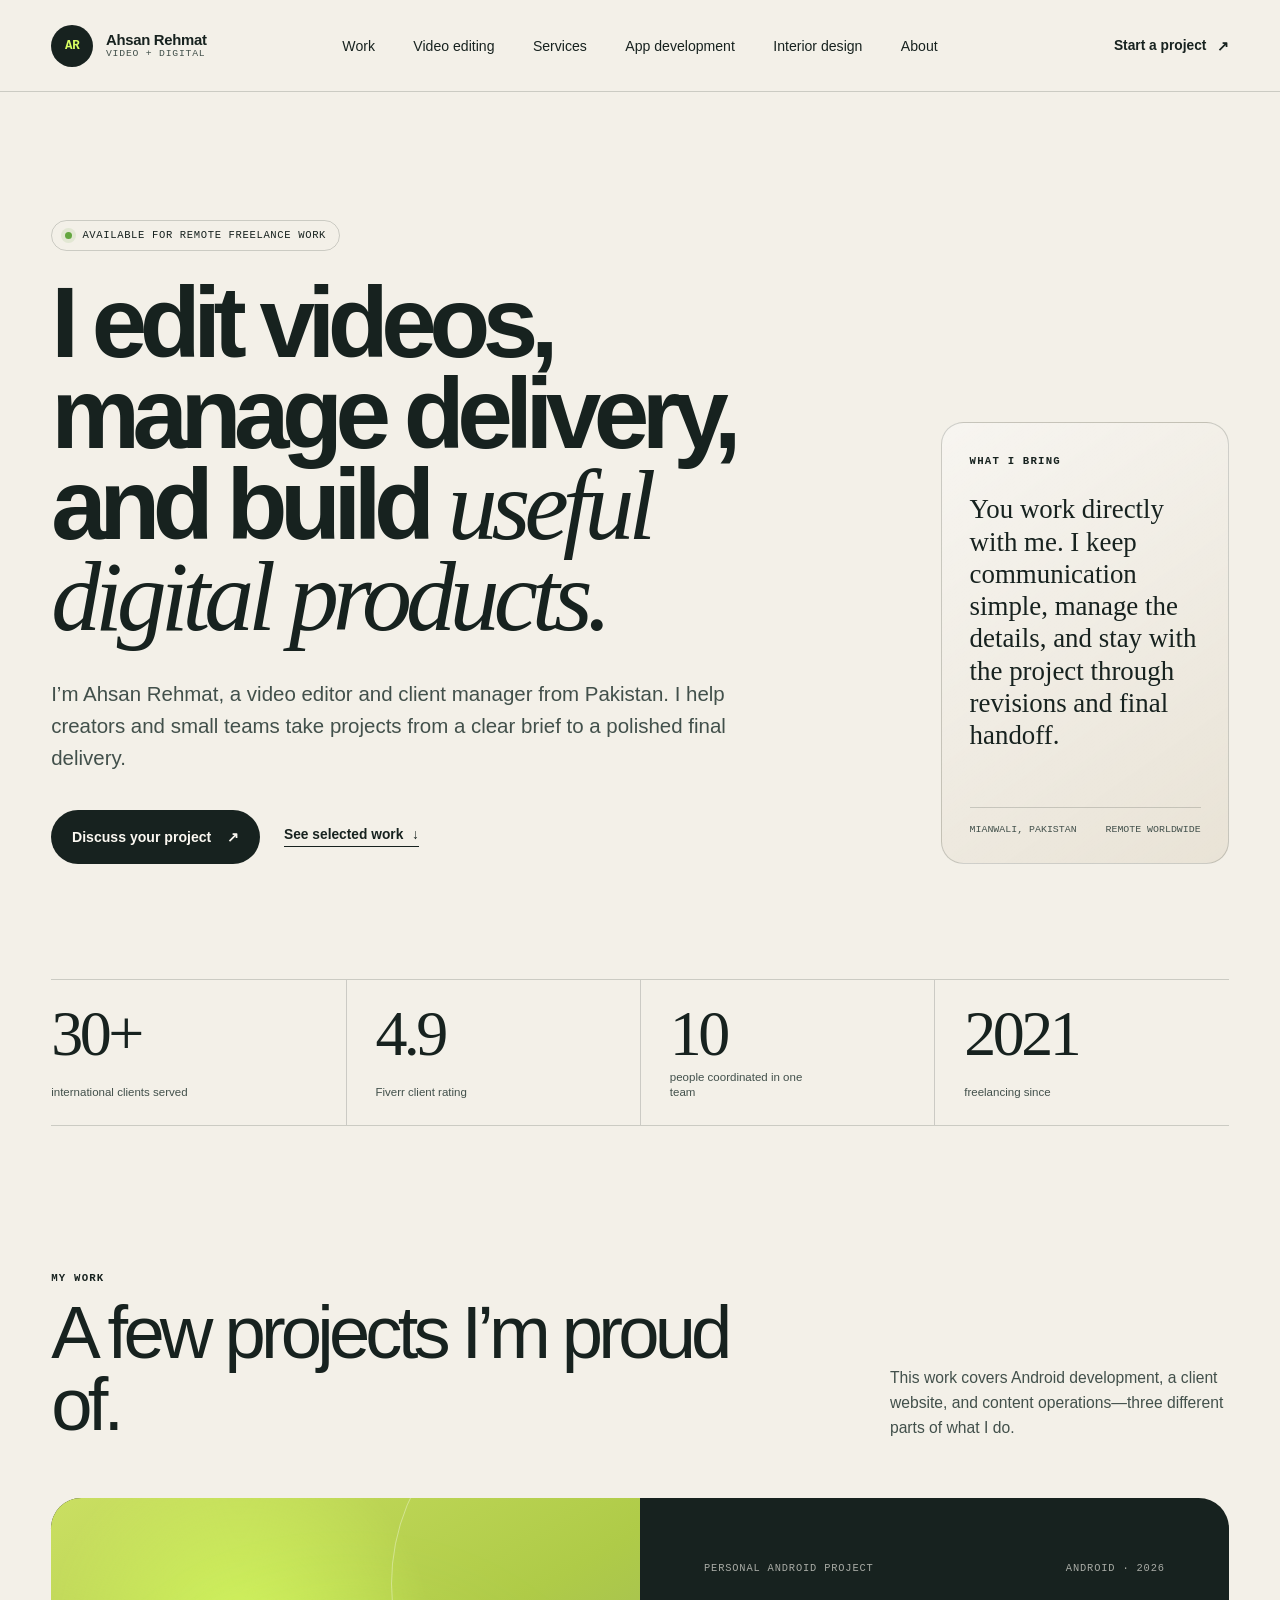
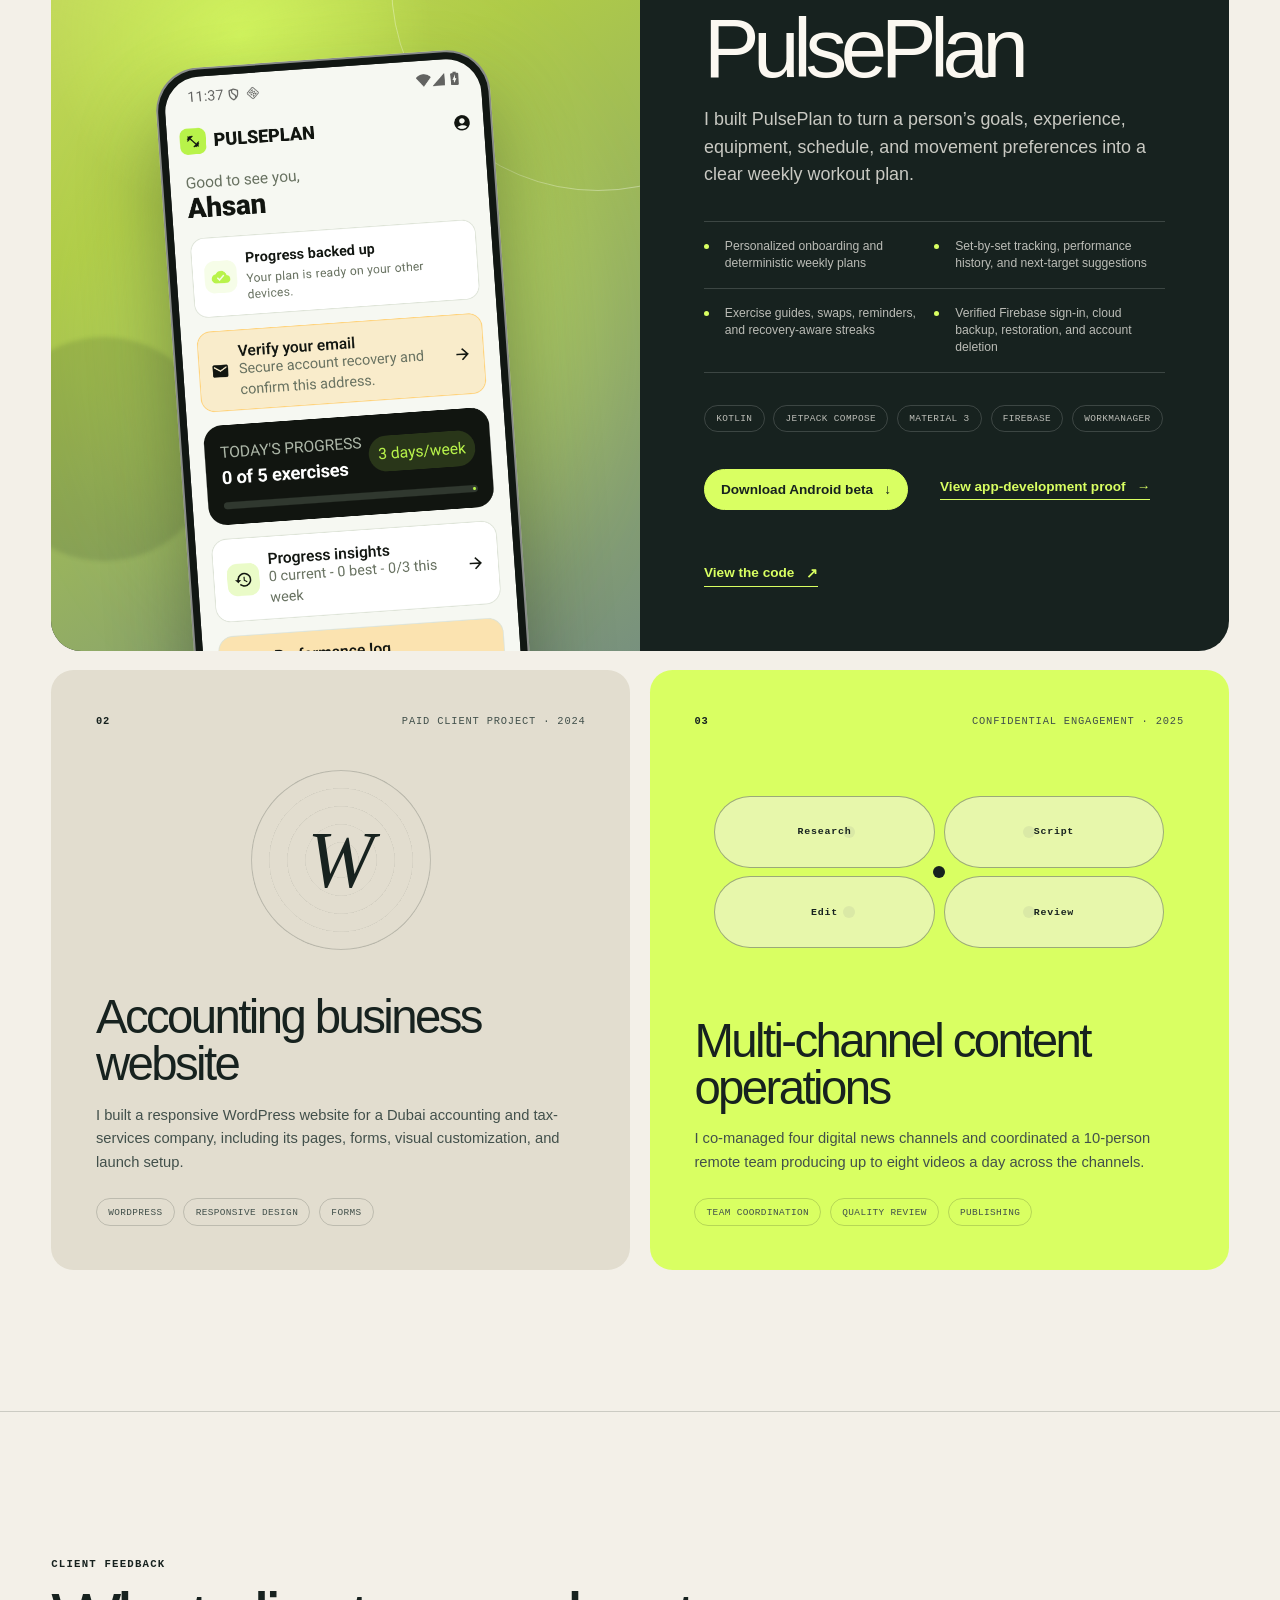
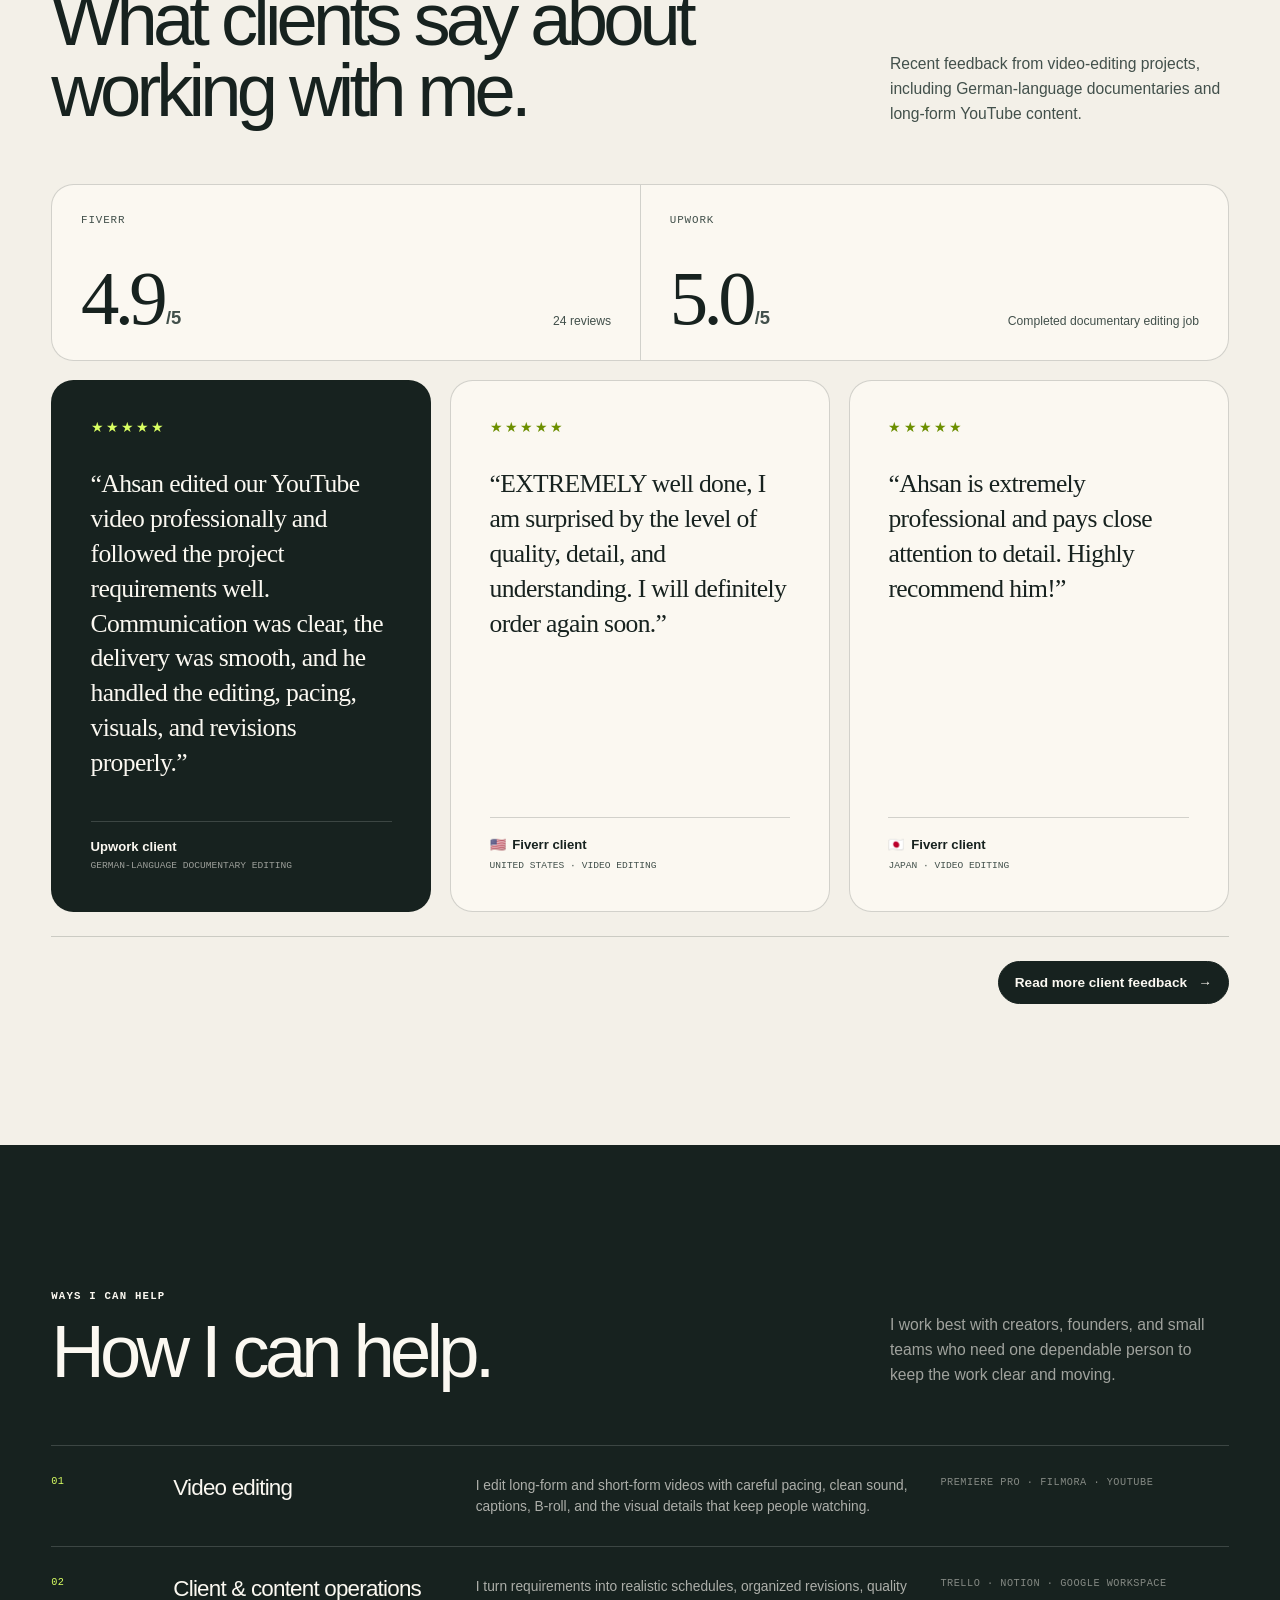
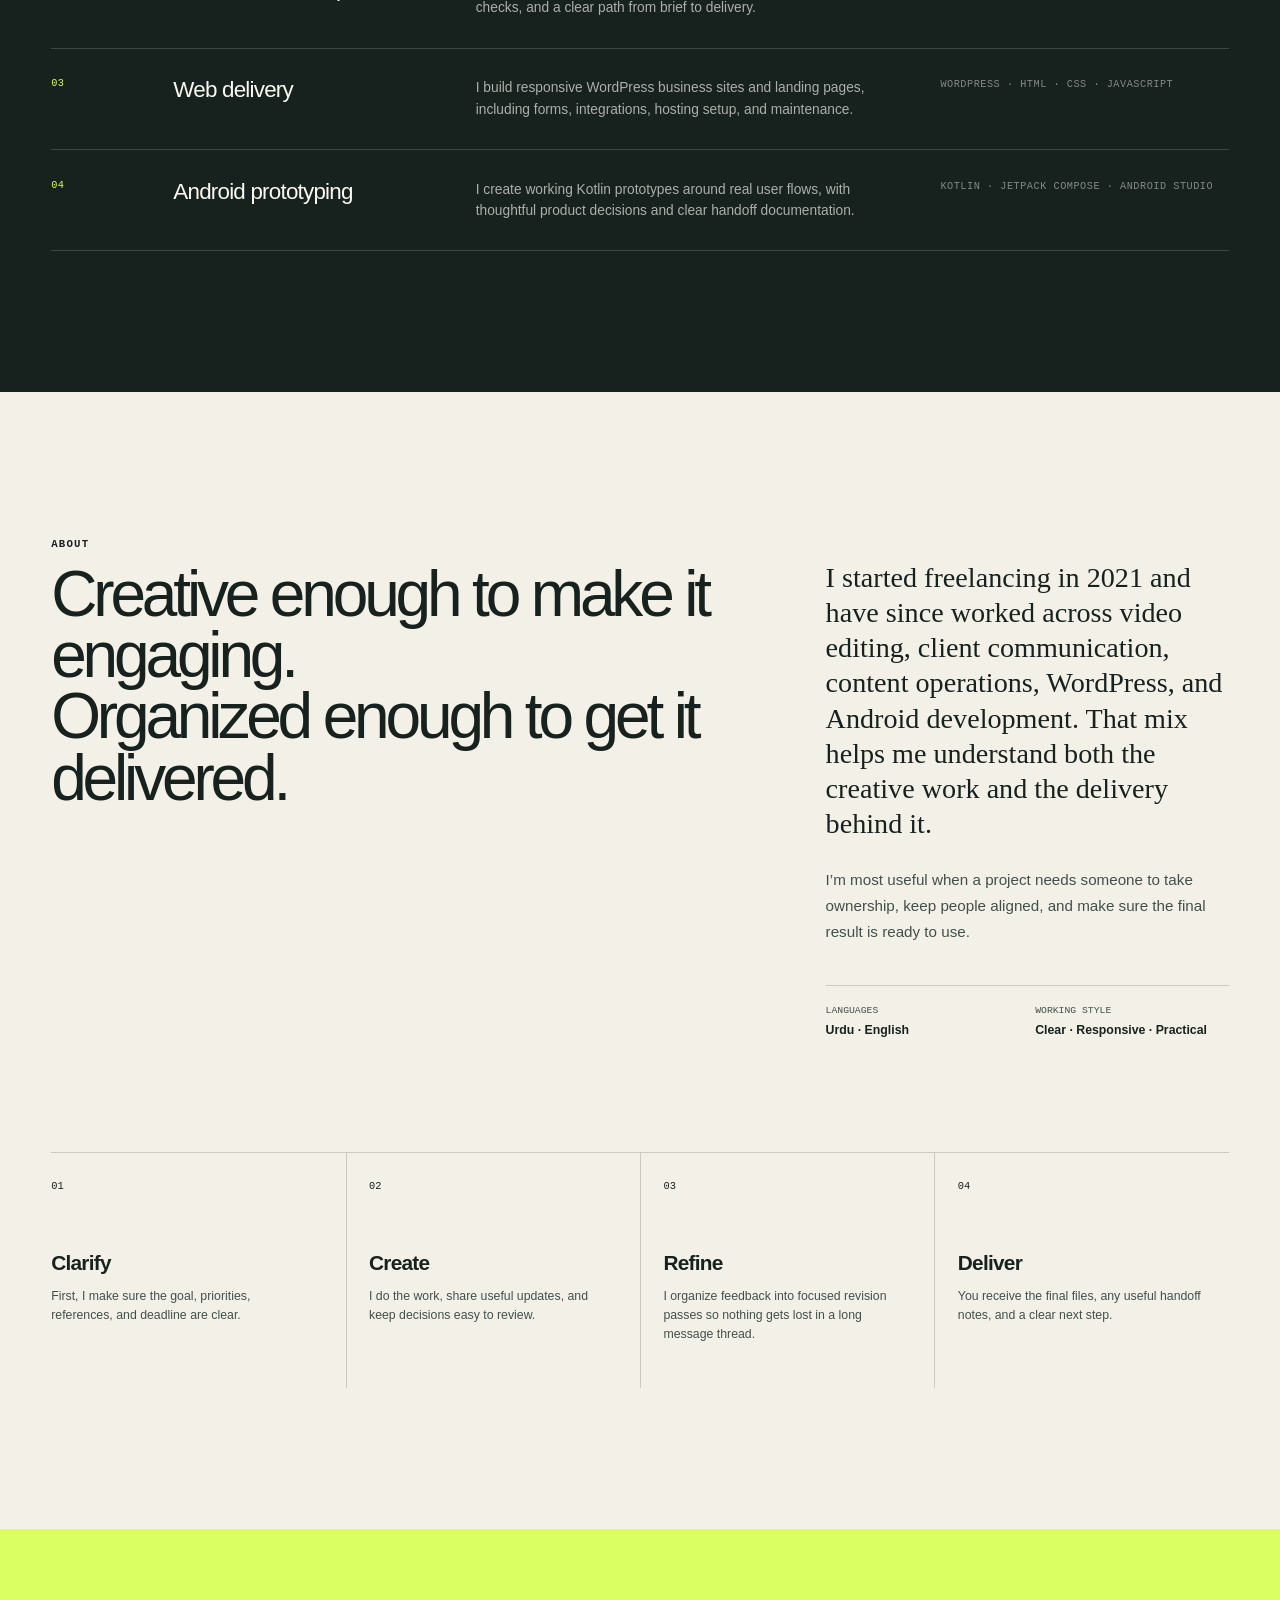
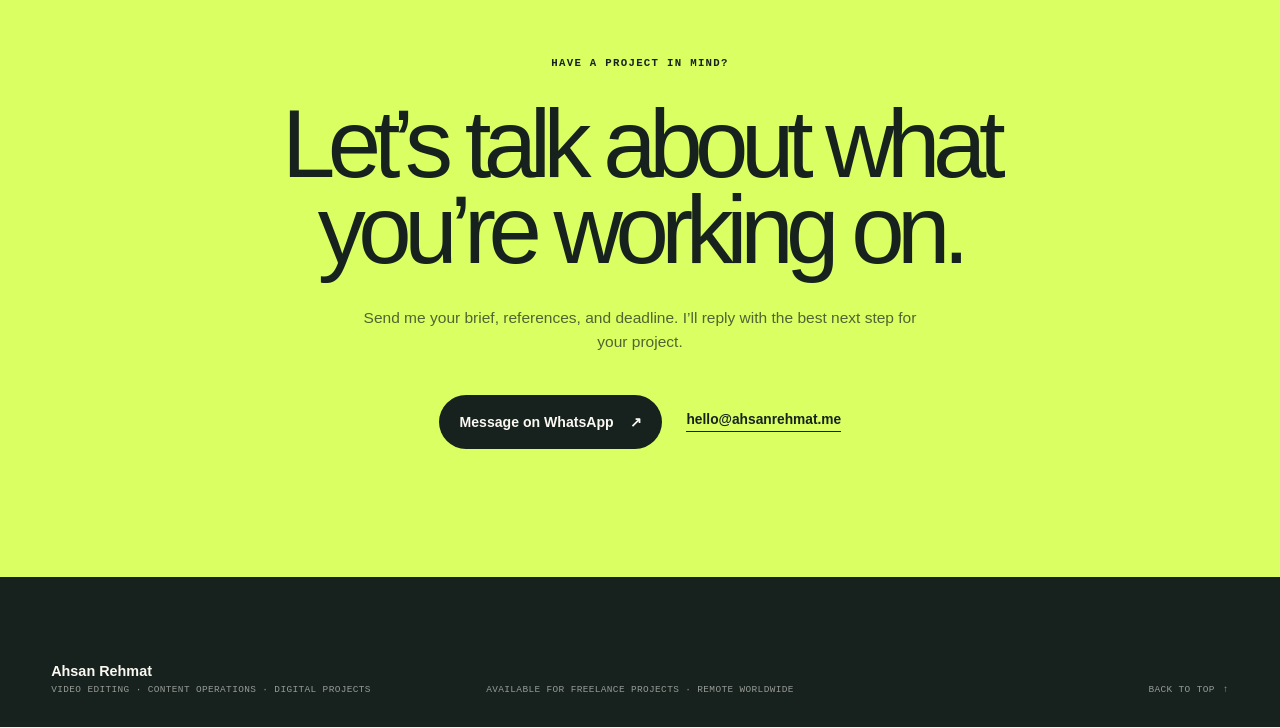
<file: index.html>
<!doctype html>
<html lang="en">
  <head>
    <meta charset="utf-8" />
    <meta name="viewport" content="width=device-width, initial-scale=1" />
    <title>Ahsan Rehmat — Video Editing &amp; Digital Portfolio</title>
    <meta
      name="description"
      content="Ahsan Rehmat's portfolio of video editing, client and content operations, WordPress delivery, and Android projects."
    />
    <meta name="theme-color" content="#f3f0e8" />
    <link rel="canonical" href="https://ahsanrehmat1.github.io/" />
    <meta property="og:type" content="website" />
    <meta
      property="og:title"
      content="Ahsan Rehmat — Video Editing &amp; Digital Portfolio"
    />
    <meta
      property="og:description"
      content="Video editing, client and content operations, WordPress delivery, and Android projects by Ahsan Rehmat."
    />
    <meta
      property="og:image"
      content="https://ahsanrehmat1.github.io/og.png"
    />
    <meta name="twitter:card" content="summary_large_image" />
    <link rel="stylesheet" href="./styles.css?v=20260728-1" />
  </head>
  <body>
    <main>
      <header class="site-header">
        <a class="brand" href="#top" aria-label="Ahsan Rehmat, home">
          <span class="brand-mark">AR</span>
          <span class="brand-copy">
            <strong>Ahsan Rehmat</strong>
            <small>Video + Digital</small>
          </span>
        </a>

        <nav aria-label="Primary navigation">
          <a href="#work">Work</a>
          <a href="./video-editing.html">Video editing</a>
          <a href="#services">Services</a>
          <a href="./app-development.html">App development</a>
          <a href="./interior-design.html">Interior design</a>
          <a href="#about">About</a>
        </nav>

        <div class="header-actions">
          <a class="header-cta" href="#contact">
            Start a project <span aria-hidden="true">↗</span>
          </a>
          <details class="mobile-nav">
            <summary aria-label="Open navigation menu">
              <span>Menu</span>
              <span aria-hidden="true">+</span>
            </summary>
            <nav aria-label="Mobile navigation">
              <a href="#top">Home</a>
              <a href="./video-editing.html">Video editing</a>
              <a href="./app-development.html">App development</a>
              <a href="./interior-design.html">Interior design</a>
              <a href="#work">Work</a>
              <a href="#about">About</a>
              <a href="#contact">Contact</a>
            </nav>
          </details>
        </div>
      </header>

      <section class="hero section-shell" id="top">
        <div class="hero-grid">
          <div class="hero-copy">
            <div class="availability">
              <span class="availability-dot" aria-hidden="true"></span>
              Available for remote freelance work
            </div>
            <h1>
              I edit videos, manage delivery, and build
              <span>useful digital products.</span>
            </h1>
            <p class="hero-intro">
              I’m Ahsan Rehmat, a video editor and client manager from Pakistan.
              I help creators and small teams take projects from a clear brief
              to a polished final delivery.
            </p>
            <div class="hero-actions">
              <a
                class="button button-primary"
                href="https://wa.me/923254172193?text=Hi%20Ahsan%2C%20I%27d%20like%20to%20discuss%20a%20project."
                target="_blank"
                rel="noreferrer"
              >
                Discuss your project <span aria-hidden="true">↗</span>
              </a>
              <a class="text-link" href="#work">
                See selected work <span aria-hidden="true">↓</span>
              </a>
            </div>
          </div>

          <aside class="hero-note" aria-label="What I bring">
            <span class="note-label">What I bring</span>
            <p>
              You work directly with me. I keep communication simple, manage the
              details, and stay with the project through revisions and final
              handoff.
            </p>
            <div class="note-footer">
              <span>Mianwali, Pakistan</span>
              <span>Remote worldwide</span>
            </div>
          </aside>
        </div>

        <div class="proof-strip" aria-label="Professional highlights">
          <div>
            <strong>30+</strong>
            <span>international clients served</span>
          </div>
          <div>
            <strong>4.9</strong>
            <span>Fiverr client rating</span>
          </div>
          <div>
            <strong>10</strong>
            <span>people coordinated in one team</span>
          </div>
          <div>
            <strong>2021</strong>
            <span>freelancing since</span>
          </div>
        </div>
      </section>

      <section class="work section-shell" id="work">
        <div class="section-heading">
          <div>
            <span class="eyebrow">My work</span>
            <h2>A few projects I’m proud of.</h2>
          </div>
          <p>
            This work covers Android development, a client website, and content
            operations—three different parts of what I do.
          </p>
        </div>

        <article class="featured-project">
          <div class="phone-stage">
            <div class="phone-glow" aria-hidden="true"></div>
            <div class="phone-frame">
              <img
                src="./pulseplan.png"
                alt="PulsePlan dashboard showing cloud backup, today's progress, and workout tracking"
              />
            </div>
          </div>

          <div class="featured-copy">
            <div class="project-meta">
              <span>Personal Android project</span>
              <span>Android · 2026</span>
            </div>
            <h3>PulsePlan</h3>
            <p class="project-lead">
              I built PulsePlan to turn a person’s goals, experience, equipment,
              schedule, and movement preferences into a clear weekly workout
              plan.
            </p>
            <ul class="project-points">
              <li>Personalized onboarding and deterministic weekly plans</li>
              <li>Set-by-set tracking, performance history, and next-target suggestions</li>
              <li>Exercise guides, swaps, reminders, and recovery-aware streaks</li>
              <li>Verified Firebase sign-in, cloud backup, restoration, and account deletion</li>
            </ul>
            <div class="tag-row" aria-label="PulsePlan technologies">
              <span>Kotlin</span>
              <span>Jetpack Compose</span>
              <span>Material 3</span>
              <span>Firebase</span>
              <span>WorkManager</span>
            </div>
            <div class="project-actions">
              <a
                class="project-link project-download-link"
                href="https://github.com/ahsanrehmat1/PulsePlan/releases/download/v0.19.0/PulsePlan-v0.19.0.apk"
              >
                Download Android beta <span aria-hidden="true">↓</span>
              </a>
              <a class="project-link" href="./app-development.html">
                View app-development proof <span aria-hidden="true">→</span>
              </a>
              <a
                class="project-link"
                href="https://github.com/ahsanrehmat1/PulsePlan"
                target="_blank"
                rel="noreferrer"
              >
                View the code <span aria-hidden="true">↗</span>
              </a>
            </div>
          </div>
        </article>

        <div class="project-grid">
          <article class="project-card accounting-card">
            <div class="project-card-top">
              <span class="project-index">02</span>
              <span>Paid client project · 2024</span>
            </div>
            <div class="monogram" aria-hidden="true">W</div>
            <div>
              <h3>Accounting business website</h3>
              <p>
                I built a responsive WordPress website for a Dubai accounting
                and tax-services company, including its pages, forms, visual
                customization, and launch setup.
              </p>
              <div class="tag-row">
                <span>WordPress</span>
                <span>Responsive design</span>
                <span>Forms</span>
              </div>
            </div>
          </article>

          <article class="project-card operations-card">
            <div class="project-card-top">
              <span class="project-index">03</span>
              <span>Confidential engagement · 2025</span>
            </div>
            <div class="operations-visual" aria-hidden="true">
              <span>Research</span>
              <span>Script</span>
              <span>Edit</span>
              <span>Review</span>
              <i></i>
            </div>
            <div>
              <h3>Multi-channel content operations</h3>
              <p>
                I co-managed four digital news channels and coordinated a
                10-person remote team producing up to eight videos a day across
                the channels.
              </p>
              <div class="tag-row">
                <span>Team coordination</span>
                <span>Quality review</span>
                <span>Publishing</span>
              </div>
            </div>
          </article>
        </div>
      </section>

      <section class="credibility section-shell" id="reviews">
        <div class="section-heading">
          <div>
            <span class="eyebrow">Client feedback</span>
            <h2>What clients say about working with me.</h2>
          </div>
          <p>
            Recent feedback from video-editing projects, including
            German-language documentaries and long-form YouTube content.
          </p>
        </div>

        <div class="review-summary" aria-label="Freelance platform ratings">
          <article>
            <span class="platform-name">Fiverr</span>
            <strong>4.9<span>/5</span></strong>
            <p>24 reviews</p>
          </article>
          <article>
            <span class="platform-name">Upwork</span>
            <strong>5.0<span>/5</span></strong>
            <p>Completed documentary editing job</p>
          </article>
        </div>

        <div class="testimonial-grid">
          <figure class="testimonial-card testimonial-card-featured">
            <div class="review-stars" aria-label="5 out of 5 stars">★★★★★</div>
            <blockquote>
              “Ahsan edited our YouTube video professionally and followed the
              project requirements well. Communication was clear, the delivery
              was smooth, and he handled the editing, pacing, visuals, and
              revisions properly.”
            </blockquote>
            <figcaption>
              <strong>Upwork client</strong>
              <span>German-language documentary editing</span>
            </figcaption>
          </figure>

          <figure class="testimonial-card">
            <div class="review-stars" aria-label="5 out of 5 stars">★★★★★</div>
            <blockquote>
              “EXTREMELY well done, I am surprised by the level of quality,
              detail, and understanding. I will definitely order again soon.”
            </blockquote>
            <figcaption>
              <strong>
                <span class="client-flag" role="img" aria-label="United States">🇺🇸</span>
                Fiverr client
              </strong>
              <span>United States · Video editing</span>
            </figcaption>
          </figure>

          <figure class="testimonial-card">
            <div class="review-stars" aria-label="5 out of 5 stars">★★★★★</div>
            <blockquote>
              “Ahsan is extremely professional and pays close attention to
              detail. Highly recommend him!”
            </blockquote>
            <figcaption>
              <strong>
                <span class="client-flag" role="img" aria-label="Japan">🇯🇵</span>
                Fiverr client
              </strong>
              <span>Japan · Video editing</span>
            </figcaption>
          </figure>
        </div>

        <div class="reviews-footer">
          <a class="project-link reviews-link" href="./video-editing.html">
            Read more client feedback <span aria-hidden="true">→</span>
          </a>
        </div>
      </section>

      <section class="services section-shell" id="services">
        <div class="section-heading light">
          <div>
            <span class="eyebrow">Ways I can help</span>
            <h2>How I can help.</h2>
          </div>
          <p>
            I work best with creators, founders, and small teams who need one
            dependable person to keep the work clear and moving.
          </p>
        </div>

        <div class="services-list">
          <article class="service-row">
            <span class="service-number">01</span>
            <h3>Video editing</h3>
            <p>
              I edit long-form and short-form videos with careful pacing, clean
              sound, captions, B-roll, and the visual details that keep people
              watching.
            </p>
            <span class="service-tools">Premiere Pro · Filmora · YouTube</span>
          </article>
          <article class="service-row">
            <span class="service-number">02</span>
            <h3>Client &amp; content operations</h3>
            <p>
              I turn requirements into realistic schedules, organized
              revisions, quality checks, and a clear path from brief to
              delivery.
            </p>
            <span class="service-tools">Trello · Notion · Google Workspace</span>
          </article>
          <article class="service-row">
            <span class="service-number">03</span>
            <h3>Web delivery</h3>
            <p>
              I build responsive WordPress business sites and landing pages,
              including forms, integrations, hosting setup, and maintenance.
            </p>
            <span class="service-tools">WordPress · HTML · CSS · JavaScript</span>
          </article>
          <article class="service-row">
            <span class="service-number">04</span>
            <h3>Android prototyping</h3>
            <p>
              I create working Kotlin prototypes around real user flows, with
              thoughtful product decisions and clear handoff documentation.
            </p>
            <span class="service-tools">Kotlin · Jetpack Compose · Android Studio</span>
          </article>
        </div>
      </section>

      <section class="about section-shell" id="about">
        <div class="about-grid">
          <div class="about-title">
            <span class="eyebrow">About</span>
            <h2>
              Creative enough to make it engaging.
              <br />
              Organized enough to get it delivered.
            </h2>
          </div>
          <div class="about-copy">
            <p class="about-lead">
              I started freelancing in 2021 and have since worked across video
              editing, client communication, content operations, WordPress, and
              Android development. That mix helps me understand both the
              creative work and the delivery behind it.
            </p>
            <p>
              I’m most useful when a project needs someone to take ownership,
              keep people aligned, and make sure the final result is ready to
              use.
            </p>
            <div class="about-details">
              <div>
                <span>Languages</span>
                <strong>Urdu · English</strong>
              </div>
              <div>
                <span>Working style</span>
                <strong>Clear · Responsive · Practical</strong>
              </div>
            </div>
          </div>
        </div>

        <div class="process-grid" aria-label="Working process">
          <article>
            <span>01</span>
            <h3>Clarify</h3>
            <p>
              First, I make sure the goal, priorities, references, and deadline
              are clear.
            </p>
          </article>
          <article>
            <span>02</span>
            <h3>Create</h3>
            <p>
              I do the work, share useful updates, and keep decisions easy to
              review.
            </p>
          </article>
          <article>
            <span>03</span>
            <h3>Refine</h3>
            <p>
              I organize feedback into focused revision passes so nothing gets
              lost in a long message thread.
            </p>
          </article>
          <article>
            <span>04</span>
            <h3>Deliver</h3>
            <p>
              You receive the final files, any useful handoff notes, and a clear
              next step.
            </p>
          </article>
        </div>
      </section>

      <section class="contact section-shell" id="contact">
        <div class="contact-kicker">Have a project in mind?</div>
        <h2>
          Let’s talk about what
          <br />
          you’re working on.
        </h2>
        <p>
          Send me your brief, references, and deadline. I’ll reply with the best
          next step for your project.
        </p>
        <div class="contact-actions">
          <a
            class="button button-dark"
            href="https://wa.me/923254172193?text=Hi%20Ahsan%2C%20I%27d%20like%20to%20discuss%20a%20project."
            target="_blank"
            rel="noreferrer"
          >
            Message on WhatsApp <span aria-hidden="true">↗</span>
          </a>
          <a class="email-link" href="mailto:hello@ahsanrehmat.me">
            hello@ahsanrehmat.me
          </a>
        </div>
      </section>

      <footer class="site-footer section-shell">
        <div>
          <strong>Ahsan Rehmat</strong>
          <span>Video Editing · Content Operations · Digital Projects</span>
        </div>
        <p>Available for freelance projects · Remote worldwide</p>
        <a href="#top">
          Back to top <span aria-hidden="true">↑</span>
        </a>
      </footer>
    </main>
  </body>
</html>
</file>
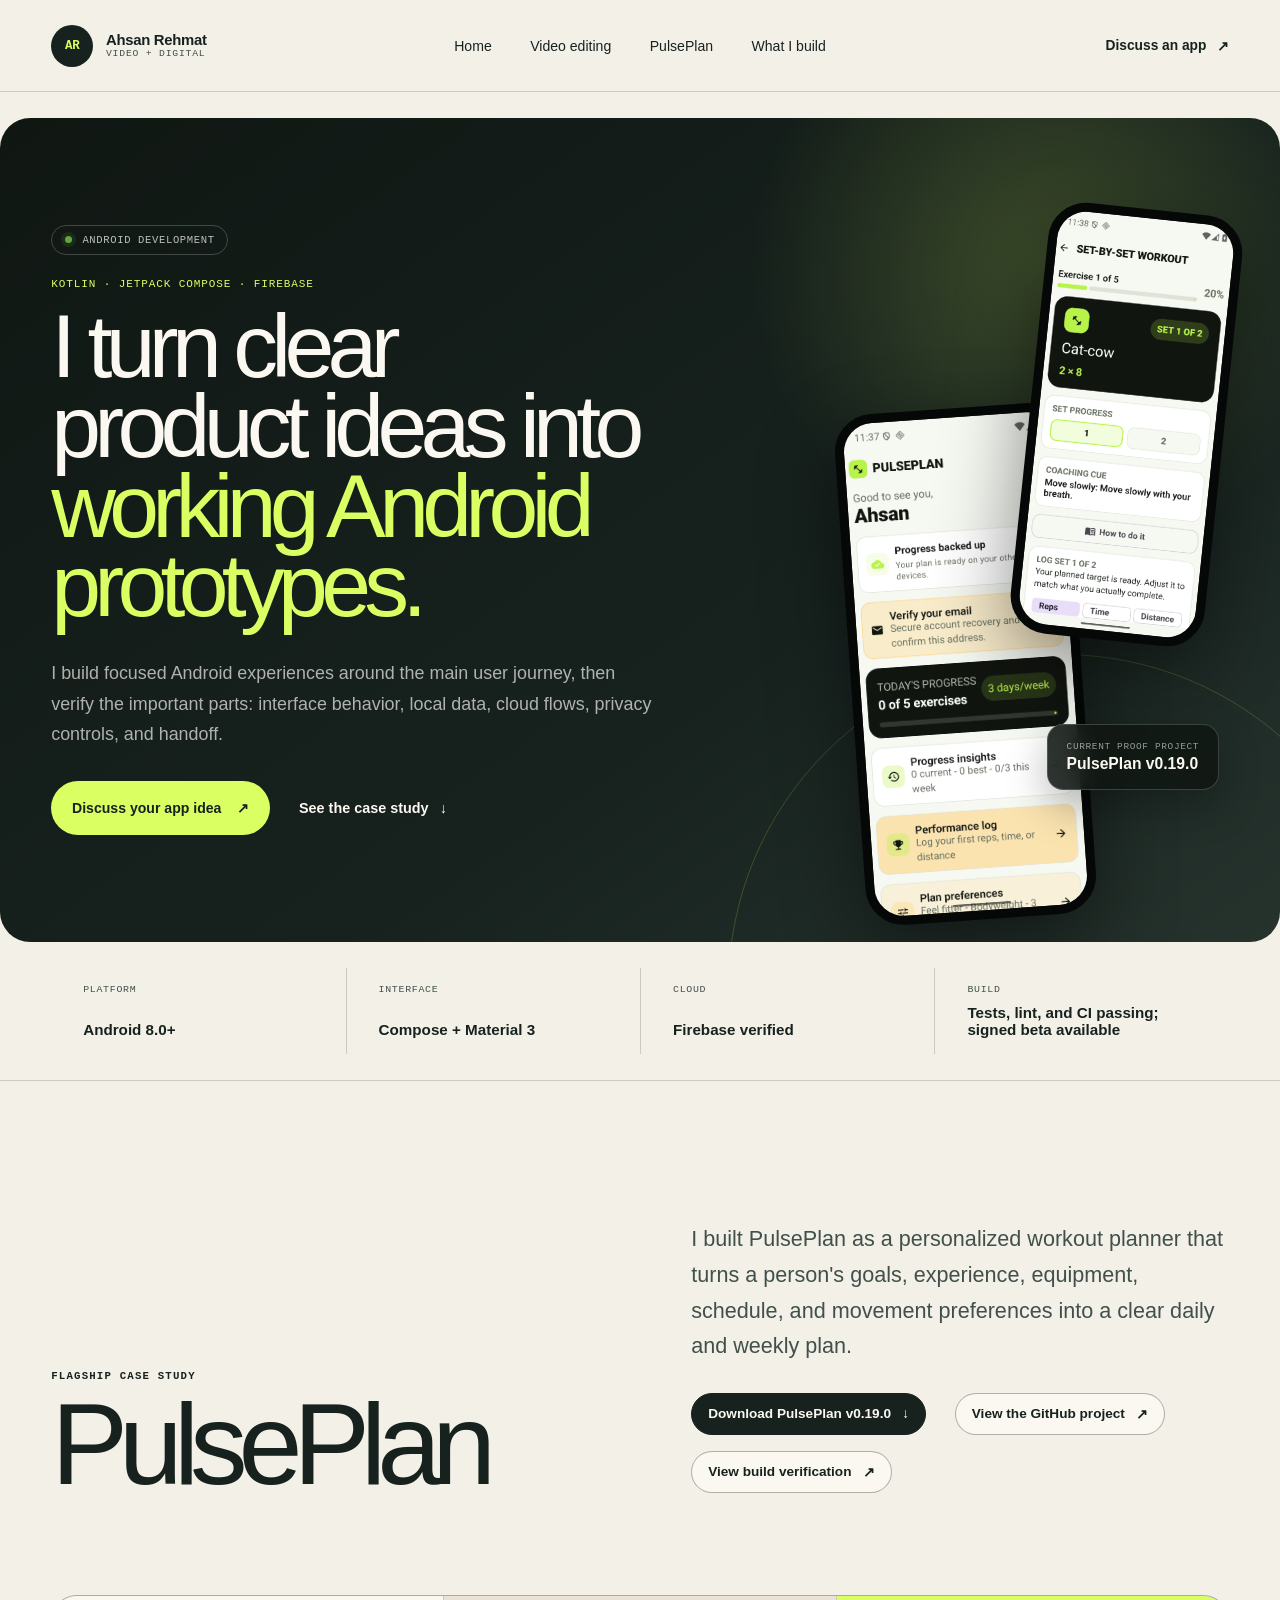
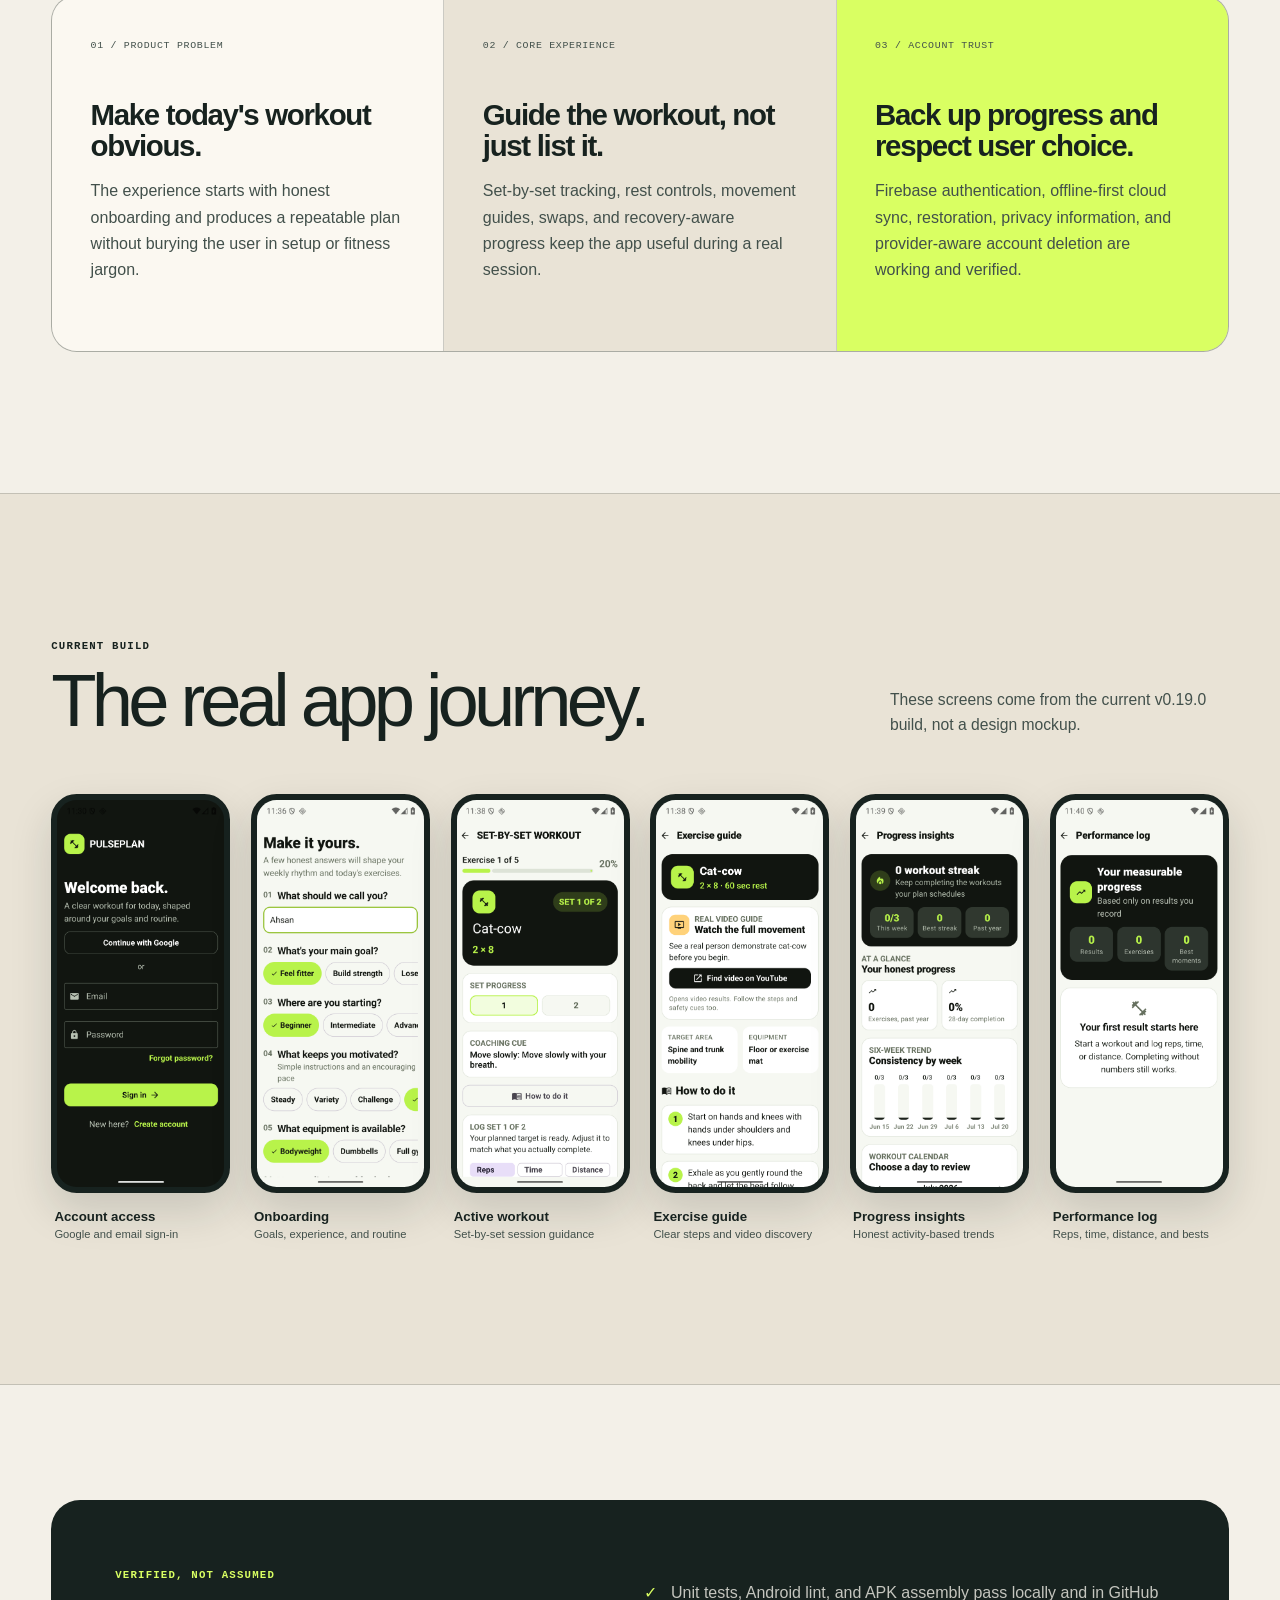
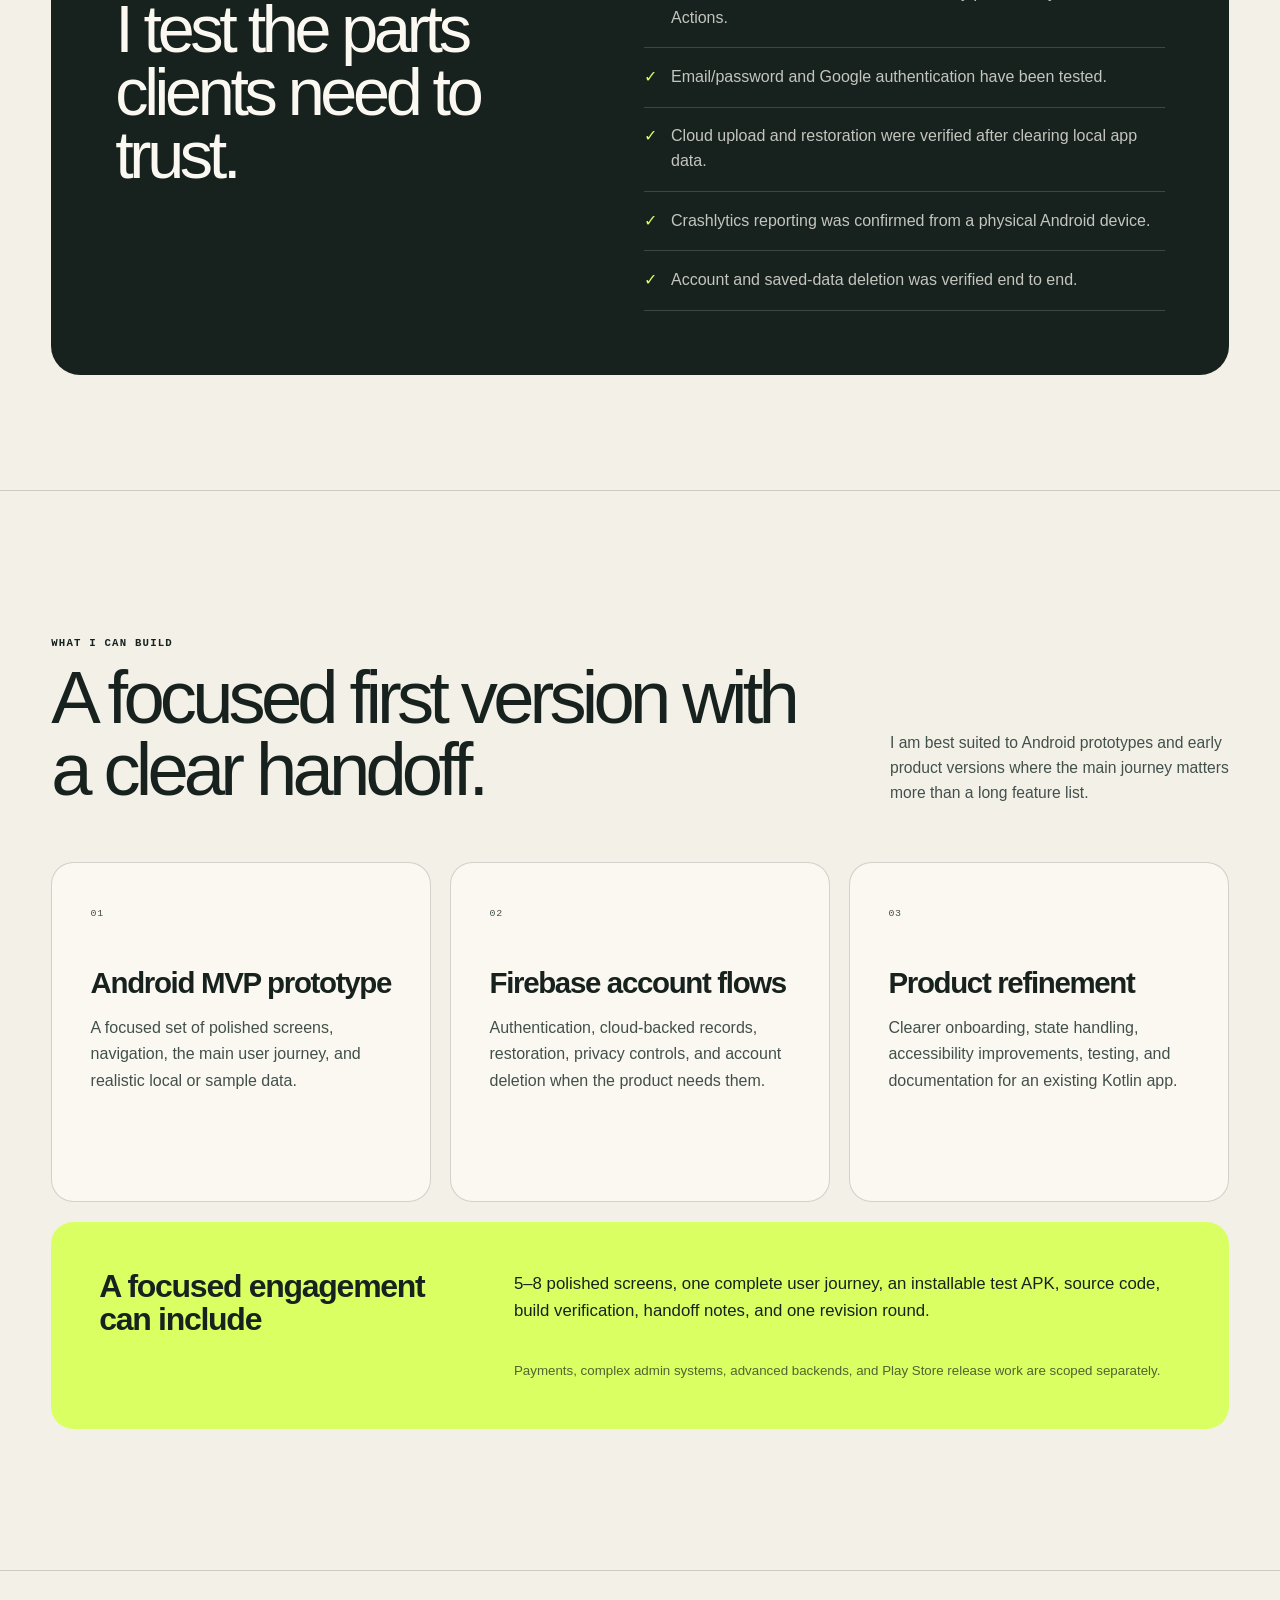
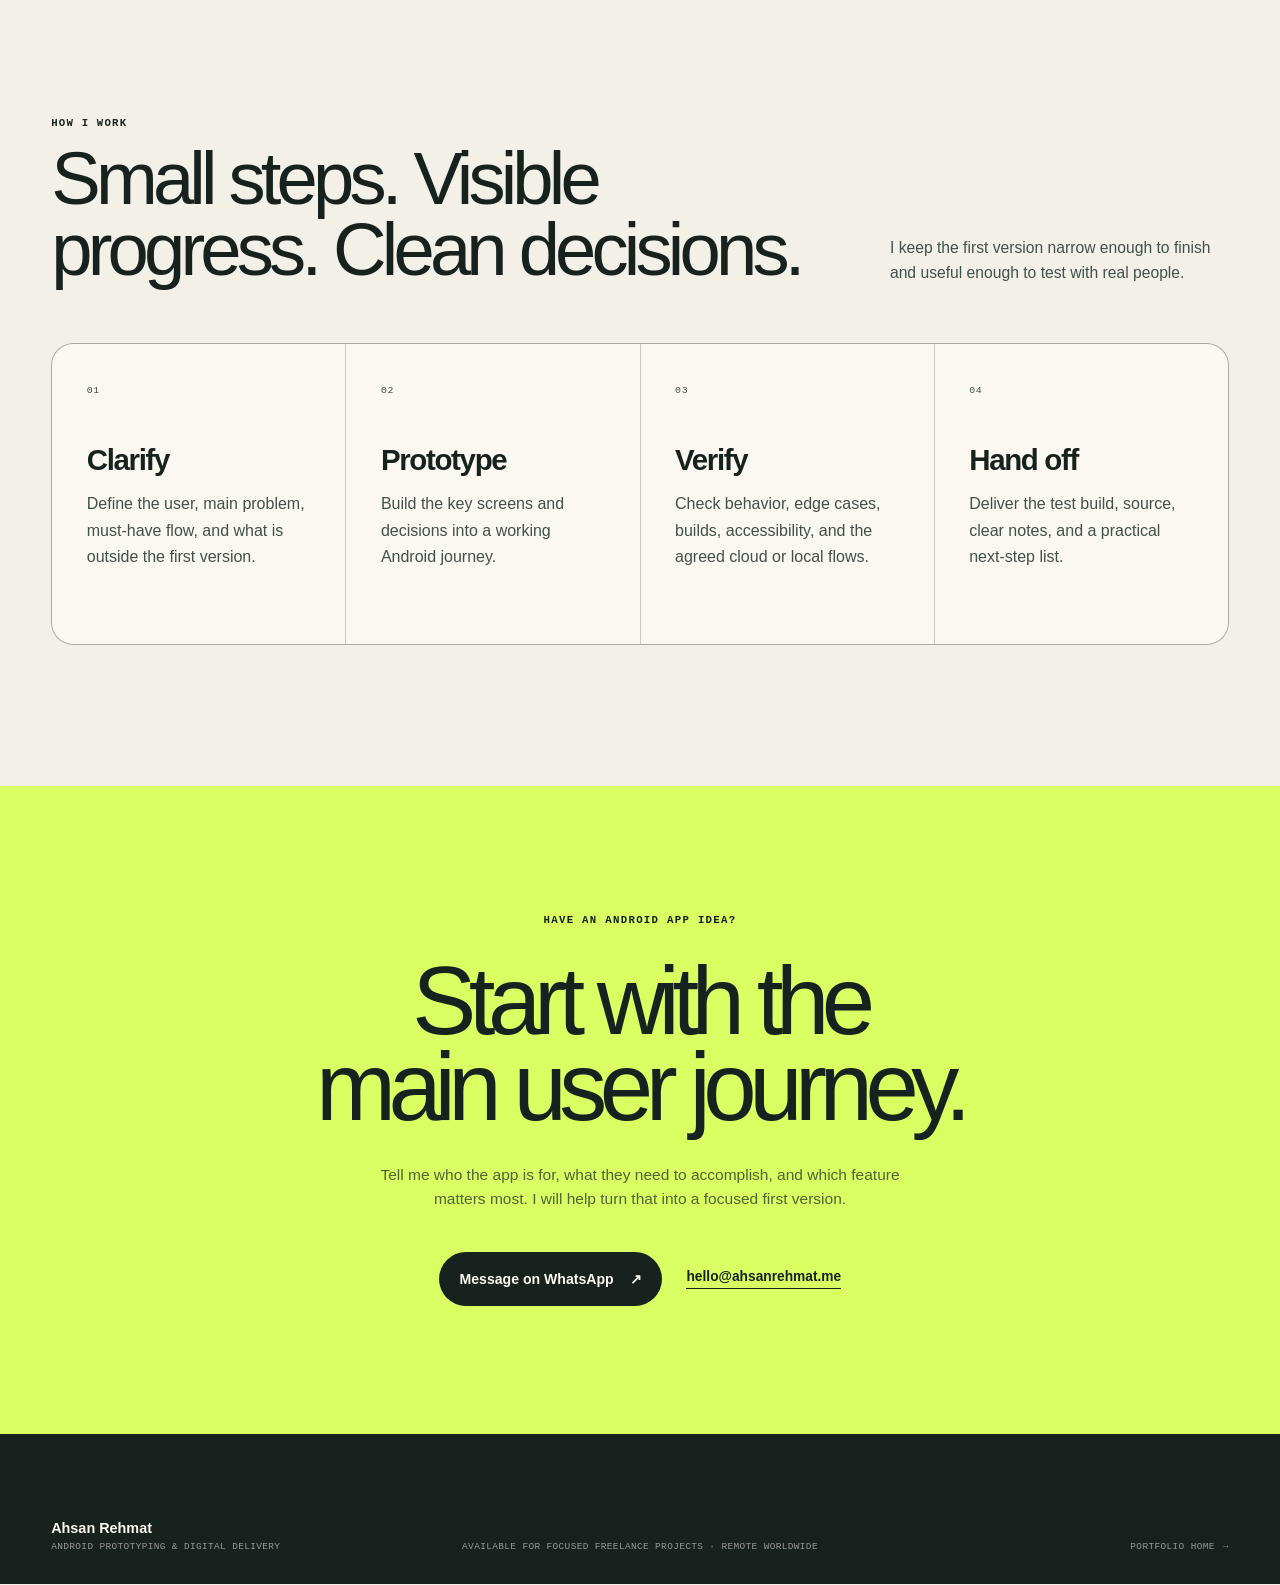
<file: app-development.html>
<!doctype html>
<html lang="en">
  <head>
    <meta charset="utf-8" />
    <meta name="viewport" content="width=device-width, initial-scale=1" />
    <title>Android App Development &mdash; Ahsan Rehmat</title>
    <meta
      name="description"
      content="Ahsan Rehmat builds focused Android prototypes with Kotlin, Jetpack Compose, Firebase, clear product decisions, and verified handoff."
    />
    <meta name="theme-color" content="#101713" />
    <link
      rel="canonical"
      href="https://ahsanrehmat1.github.io/app-development.html"
    />
    <meta property="og:type" content="website" />
    <meta
      property="og:title"
      content="Android App Development &mdash; Ahsan Rehmat"
    />
    <meta
      property="og:description"
      content="Focused Android prototypes backed by a real Kotlin, Compose, Firebase, and CI case study."
    />
    <meta
      property="og:image"
      content="https://ahsanrehmat1.github.io/app-development-og.png"
    />
    <meta name="twitter:card" content="summary_large_image" />
    <link rel="stylesheet" href="./styles.css?v=20260728-1" />
  </head>
  <body class="inner-page app-development-page">
    <main>
      <header class="site-header">
        <a
          class="brand"
          href="./index.html"
          aria-label="Ahsan Rehmat, portfolio home"
        >
          <span class="brand-mark">AR</span>
          <span class="brand-copy">
            <strong>Ahsan Rehmat</strong>
            <small>Video + Digital</small>
          </span>
        </a>

        <nav aria-label="Primary navigation">
          <a href="./index.html">Home</a>
          <a href="./video-editing.html">Video editing</a>
          <a href="#pulseplan">PulsePlan</a>
          <a href="#offer">What I build</a>
        </nav>

        <div class="header-actions">
          <a class="header-cta" href="#contact">
            Discuss an app <span aria-hidden="true">&nearr;</span>
          </a>
          <details class="mobile-nav">
            <summary aria-label="Open navigation menu">
              <span>Menu</span>
              <span aria-hidden="true">+</span>
            </summary>
            <nav aria-label="Mobile navigation">
              <a href="./index.html">Home</a>
              <a href="./video-editing.html">Video editing</a>
              <a href="#top">App development</a>
              <a href="#pulseplan">PulsePlan</a>
              <a href="#offer">What I build</a>
              <a href="#contact">Contact</a>
            </nav>
          </details>
        </div>
      </header>

      <section class="app-dev-hero section-shell" id="top">
        <div class="app-dev-copy">
          <div class="availability availability-dark">
            <span class="availability-dot" aria-hidden="true"></span>
            Android development
          </div>
          <p class="app-dev-kicker">Kotlin &middot; Jetpack Compose &middot; Firebase</p>
          <h1>
            I turn clear product ideas into
            <span>working Android prototypes.</span>
          </h1>
          <p class="app-dev-intro">
            I build focused Android experiences around the main user journey,
            then verify the important parts: interface behavior, local data,
            cloud flows, privacy controls, and handoff.
          </p>
          <div class="app-dev-actions">
            <a
              class="button button-accent"
              href="https://wa.me/923254172193?text=Hi%20Ahsan%2C%20I%27d%20like%20to%20discuss%20an%20Android%20app%20idea."
              target="_blank"
              rel="noreferrer"
            >
              Discuss your app idea <span aria-hidden="true">&nearr;</span>
            </a>
            <a class="app-dev-text-link" href="#pulseplan">
              See the case study <span aria-hidden="true">&darr;</span>
            </a>
          </div>
        </div>

        <div class="app-showcase" aria-label="PulsePlan Android app screens">
          <figure class="app-shot app-shot-main">
            <img
              src="./pulseplan-dashboard.png"
              alt="PulsePlan dashboard showing cloud backup, workout progress, and performance tracking"
            />
          </figure>
          <figure class="app-shot app-shot-secondary">
            <img
              src="./pulseplan-active-workout.png"
              alt="PulsePlan set-by-set active workout screen"
            />
          </figure>
          <div class="app-build-tag">
            <span>Current proof project</span>
            <strong>PulsePlan v0.19.0</strong>
          </div>
        </div>
      </section>

      <section class="app-proof-bar section-shell" aria-label="Verified app proof">
        <div><span>Platform</span><strong>Android 8.0+</strong></div>
        <div><span>Interface</span><strong>Compose + Material 3</strong></div>
        <div><span>Cloud</span><strong>Firebase verified</strong></div>
        <div><span>Build</span><strong>Tests, lint, and CI passing; signed beta available</strong></div>
      </section>

      <section class="app-case section-shell" id="pulseplan">
        <div class="app-case-heading">
          <div>
            <span class="eyebrow">Flagship case study</span>
            <h2>PulsePlan</h2>
          </div>
          <div class="app-case-summary">
            <p>
              I built PulsePlan as a personalized workout planner that turns a
              person's goals, experience, equipment, schedule, and movement
              preferences into a clear daily and weekly plan.
            </p>
            <div class="app-case-links">
              <a
                class="project-link app-download-link"
                href="https://github.com/ahsanrehmat1/PulsePlan/releases/download/v0.19.0/PulsePlan-v0.19.0.apk"
              >
                Download PulsePlan v0.19.0 <span aria-hidden="true">↓</span>
              </a>
              <a
                class="project-link"
                href="https://github.com/ahsanrehmat1/PulsePlan"
                target="_blank"
                rel="noreferrer"
              >
                View the GitHub project <span aria-hidden="true">&nearr;</span>
              </a>
              <a
                class="project-link"
                href="https://github.com/ahsanrehmat1/PulsePlan/actions/workflows/android-ci.yml"
                target="_blank"
                rel="noreferrer"
              >
                View build verification <span aria-hidden="true">&nearr;</span>
              </a>
            </div>
          </div>
        </div>

        <div class="app-case-cards">
          <article>
            <span>01 / Product problem</span>
            <h3>Make today's workout obvious.</h3>
            <p>
              The experience starts with honest onboarding and produces a
              repeatable plan without burying the user in setup or fitness
              jargon.
            </p>
          </article>
          <article>
            <span>02 / Core experience</span>
            <h3>Guide the workout, not just list it.</h3>
            <p>
              Set-by-set tracking, rest controls, movement guides, swaps, and
              recovery-aware progress keep the app useful during a real
              session.
            </p>
          </article>
          <article>
            <span>03 / Account trust</span>
            <h3>Back up progress and respect user choice.</h3>
            <p>
              Firebase authentication, offline-first cloud sync, restoration,
              privacy information, and provider-aware account deletion are
              working and verified.
            </p>
          </article>
        </div>
      </section>

      <section class="app-gallery section-shell" aria-labelledby="gallery-title">
        <div class="section-heading">
          <div>
            <span class="eyebrow">Current build</span>
            <h2 id="gallery-title">The real app journey.</h2>
          </div>
          <p>
            These screens come from the current v0.19.0 build, not a design
            mockup.
          </p>
        </div>

        <div class="app-gallery-grid">
          <figure>
            <div class="app-gallery-phone">
              <img src="./pulseplan-auth.png" alt="PulsePlan sign-in screen with Google and email options" />
            </div>
            <figcaption><strong>Account access</strong><span>Google and email sign-in</span></figcaption>
          </figure>
          <figure>
            <div class="app-gallery-phone">
              <img src="./pulseplan-onboarding.png" alt="PulsePlan personalized onboarding questions" />
            </div>
            <figcaption><strong>Onboarding</strong><span>Goals, experience, and routine</span></figcaption>
          </figure>
          <figure>
            <div class="app-gallery-phone">
              <img src="./pulseplan-active-workout.png" alt="PulsePlan set-by-set active workout" />
            </div>
            <figcaption><strong>Active workout</strong><span>Set-by-set session guidance</span></figcaption>
          </figure>
          <figure>
            <div class="app-gallery-phone">
              <img src="./pulseplan-exercise-guide.png" alt="PulsePlan exercise guide with movement instructions" />
            </div>
            <figcaption><strong>Exercise guide</strong><span>Clear steps and video discovery</span></figcaption>
          </figure>
          <figure>
            <div class="app-gallery-phone">
              <img src="./pulseplan-progress.png" alt="PulsePlan progress insights and six-week trend" />
            </div>
            <figcaption><strong>Progress insights</strong><span>Honest activity-based trends</span></figcaption>
          </figure>
          <figure>
            <div class="app-gallery-phone">
              <img src="./pulseplan-performance.png" alt="PulsePlan performance log" />
            </div>
            <figcaption><strong>Performance log</strong><span>Reps, time, distance, and bests</span></figcaption>
          </figure>
        </div>
      </section>

      <section class="app-verification section-shell">
        <div class="app-verification-panel">
          <div>
            <span class="eyebrow eyebrow-light">Verified, not assumed</span>
            <h2>I test the parts clients need to trust.</h2>
          </div>
          <ul>
            <li>Unit tests, Android lint, and APK assembly pass locally and in GitHub Actions.</li>
            <li>Email/password and Google authentication have been tested.</li>
            <li>Cloud upload and restoration were verified after clearing local app data.</li>
            <li>Crashlytics reporting was confirmed from a physical Android device.</li>
            <li>Account and saved-data deletion was verified end to end.</li>
          </ul>
        </div>
      </section>

      <section class="app-offer section-shell" id="offer">
        <div class="section-heading">
          <div>
            <span class="eyebrow">What I can build</span>
            <h2>A focused first version with a clear handoff.</h2>
          </div>
          <p>
            I am best suited to Android prototypes and early product versions
            where the main journey matters more than a long feature list.
          </p>
        </div>

        <div class="app-offer-grid">
          <article>
            <span>01</span>
            <h3>Android MVP prototype</h3>
            <p>
              A focused set of polished screens, navigation, the main user
              journey, and realistic local or sample data.
            </p>
          </article>
          <article>
            <span>02</span>
            <h3>Firebase account flows</h3>
            <p>
              Authentication, cloud-backed records, restoration, privacy
              controls, and account deletion when the product needs them.
            </p>
          </article>
          <article>
            <span>03</span>
            <h3>Product refinement</h3>
            <p>
              Clearer onboarding, state handling, accessibility improvements,
              testing, and documentation for an existing Kotlin app.
            </p>
          </article>
        </div>

        <div class="app-scope-note">
          <strong>A focused engagement can include</strong>
          <p>
            5&ndash;8 polished screens, one complete user journey, an installable
            test APK, source code, build verification, handoff notes, and one
            revision round.
          </p>
          <small>
            Payments, complex admin systems, advanced backends, and Play Store
            release work are scoped separately.
          </small>
        </div>
      </section>

      <section class="app-process section-shell" id="process">
        <div class="section-heading">
          <div>
            <span class="eyebrow">How I work</span>
            <h2>Small steps. Visible progress. Clean decisions.</h2>
          </div>
          <p>
            I keep the first version narrow enough to finish and useful enough
            to test with real people.
          </p>
        </div>

        <div class="app-process-grid">
          <article><span>01</span><h3>Clarify</h3><p>Define the user, main problem, must-have flow, and what is outside the first version.</p></article>
          <article><span>02</span><h3>Prototype</h3><p>Build the key screens and decisions into a working Android journey.</p></article>
          <article><span>03</span><h3>Verify</h3><p>Check behavior, edge cases, builds, accessibility, and the agreed cloud or local flows.</p></article>
          <article><span>04</span><h3>Hand off</h3><p>Deliver the test build, source, clear notes, and a practical next-step list.</p></article>
        </div>
      </section>

      <section class="contact section-shell" id="contact">
        <div class="contact-kicker">Have an Android app idea?</div>
        <h2>
          Start with the
          <br />
          main user journey.
        </h2>
        <p>
          Tell me who the app is for, what they need to accomplish, and which
          feature matters most. I will help turn that into a focused first
          version.
        </p>
        <div class="contact-actions">
          <a
            class="button button-dark"
            href="https://wa.me/923254172193?text=Hi%20Ahsan%2C%20I%27d%20like%20to%20discuss%20an%20Android%20app%20idea."
            target="_blank"
            rel="noreferrer"
          >
            Message on WhatsApp <span aria-hidden="true">&nearr;</span>
          </a>
          <a class="email-link" href="mailto:hello@ahsanrehmat.me">
            hello@ahsanrehmat.me
          </a>
        </div>
      </section>

      <footer class="site-footer section-shell">
        <div>
          <strong>Ahsan Rehmat</strong>
          <span>Android Prototyping &amp; Digital Delivery</span>
        </div>
        <p>Available for focused freelance projects &middot; Remote worldwide</p>
        <a href="./index.html">
          Portfolio home <span aria-hidden="true">&rarr;</span>
        </a>
      </footer>
    </main>
  </body>
</html>
</file>
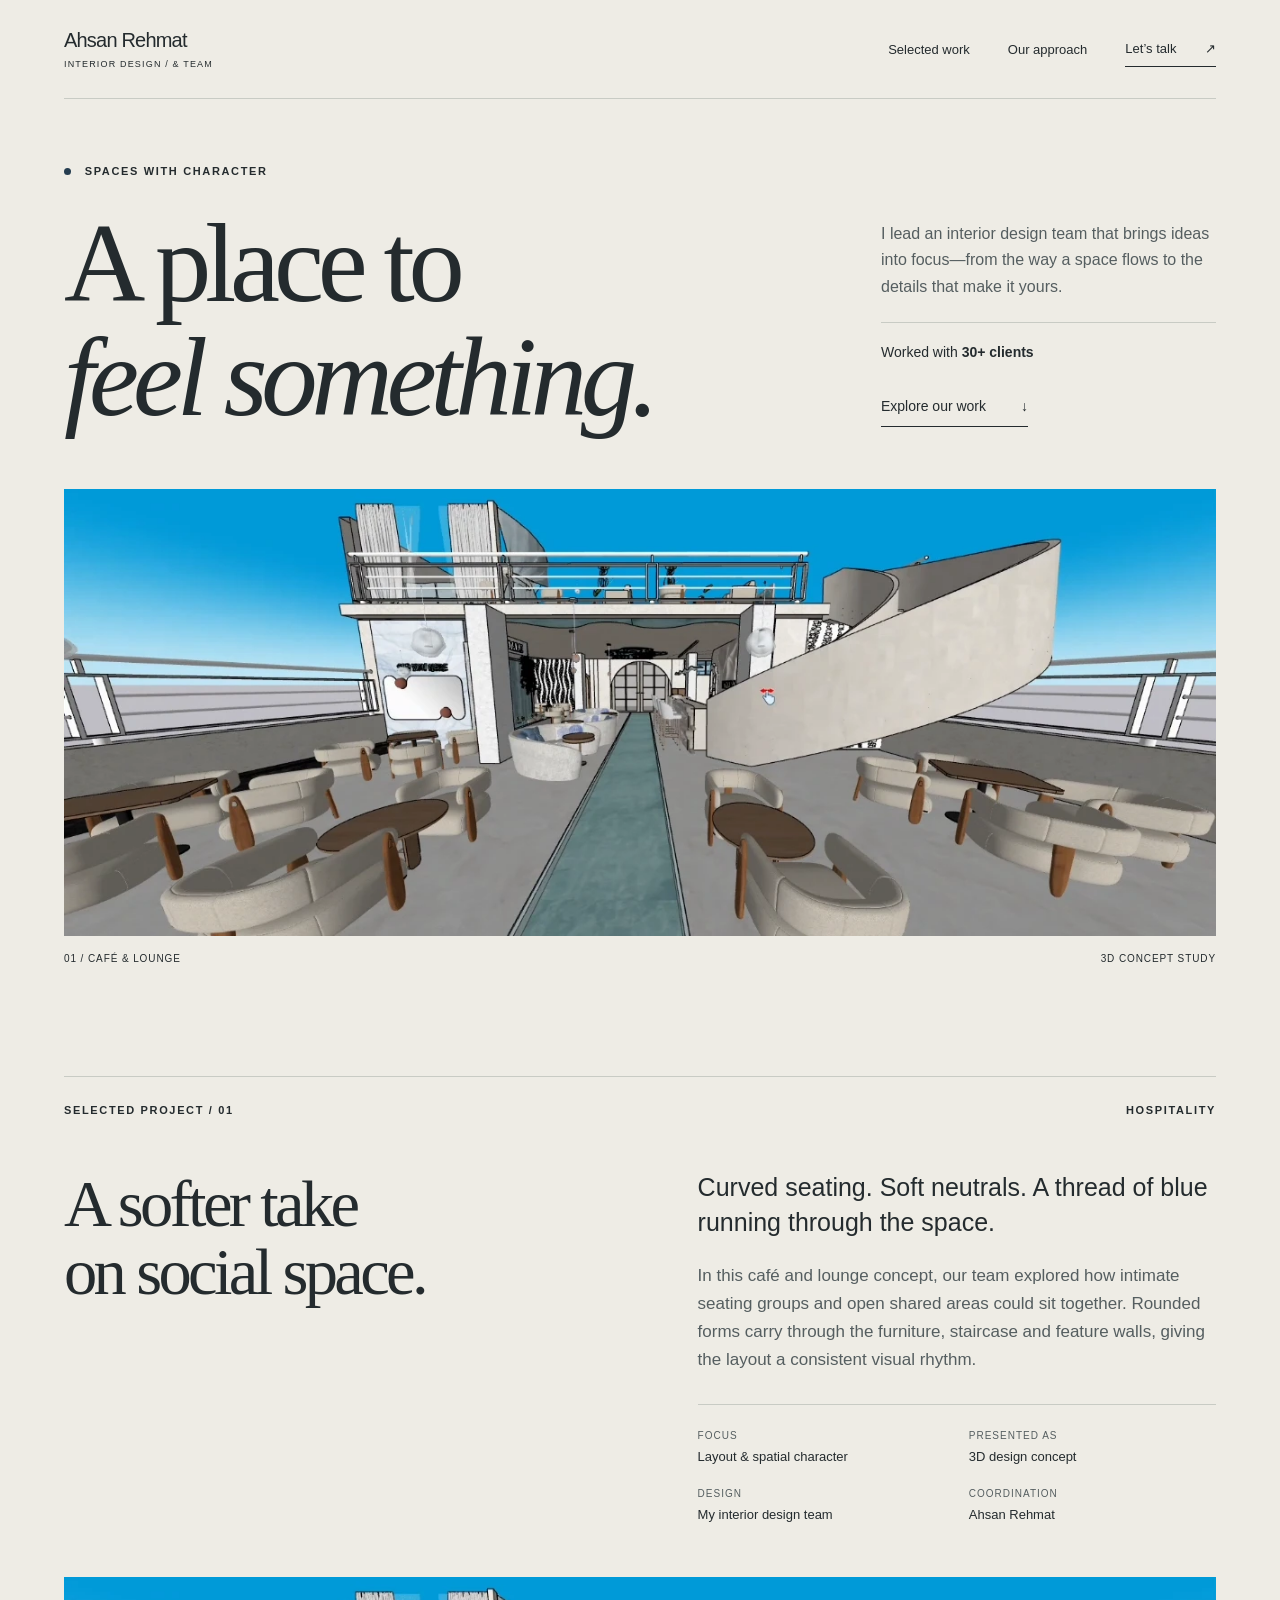
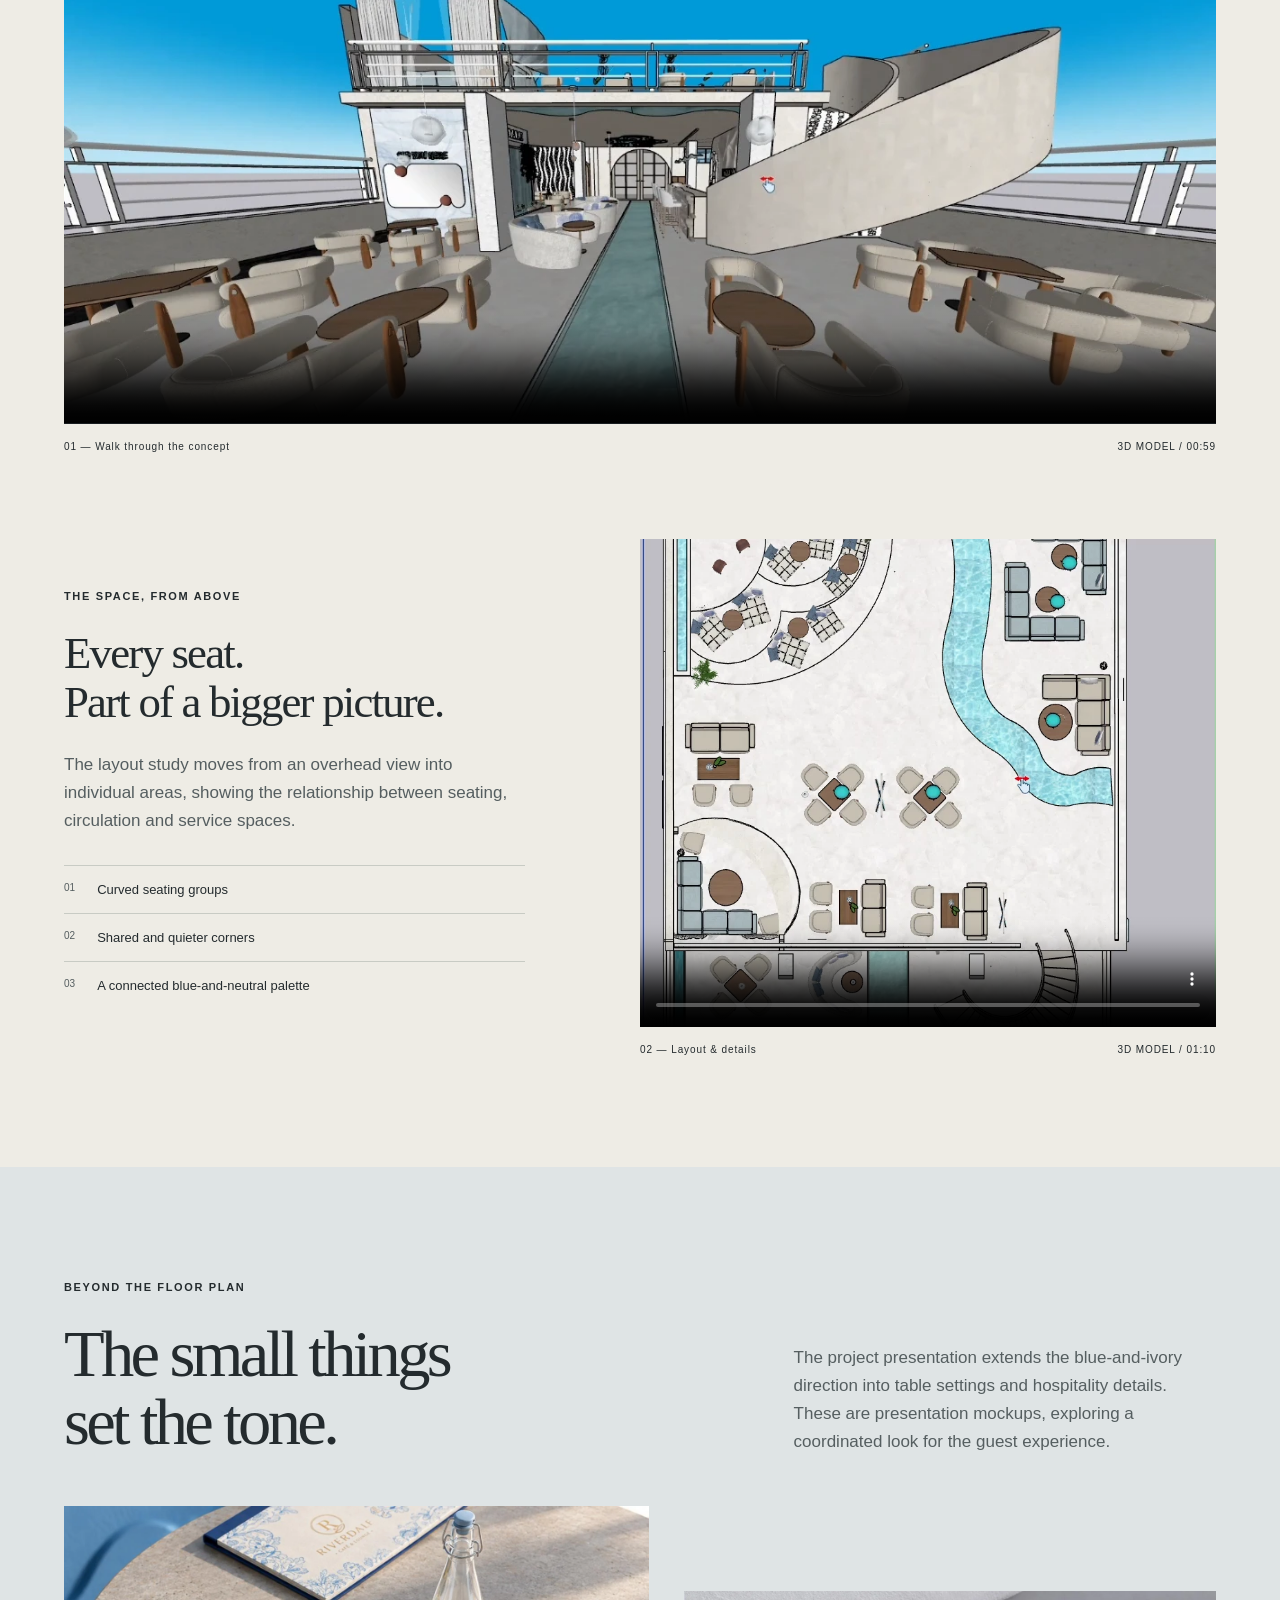
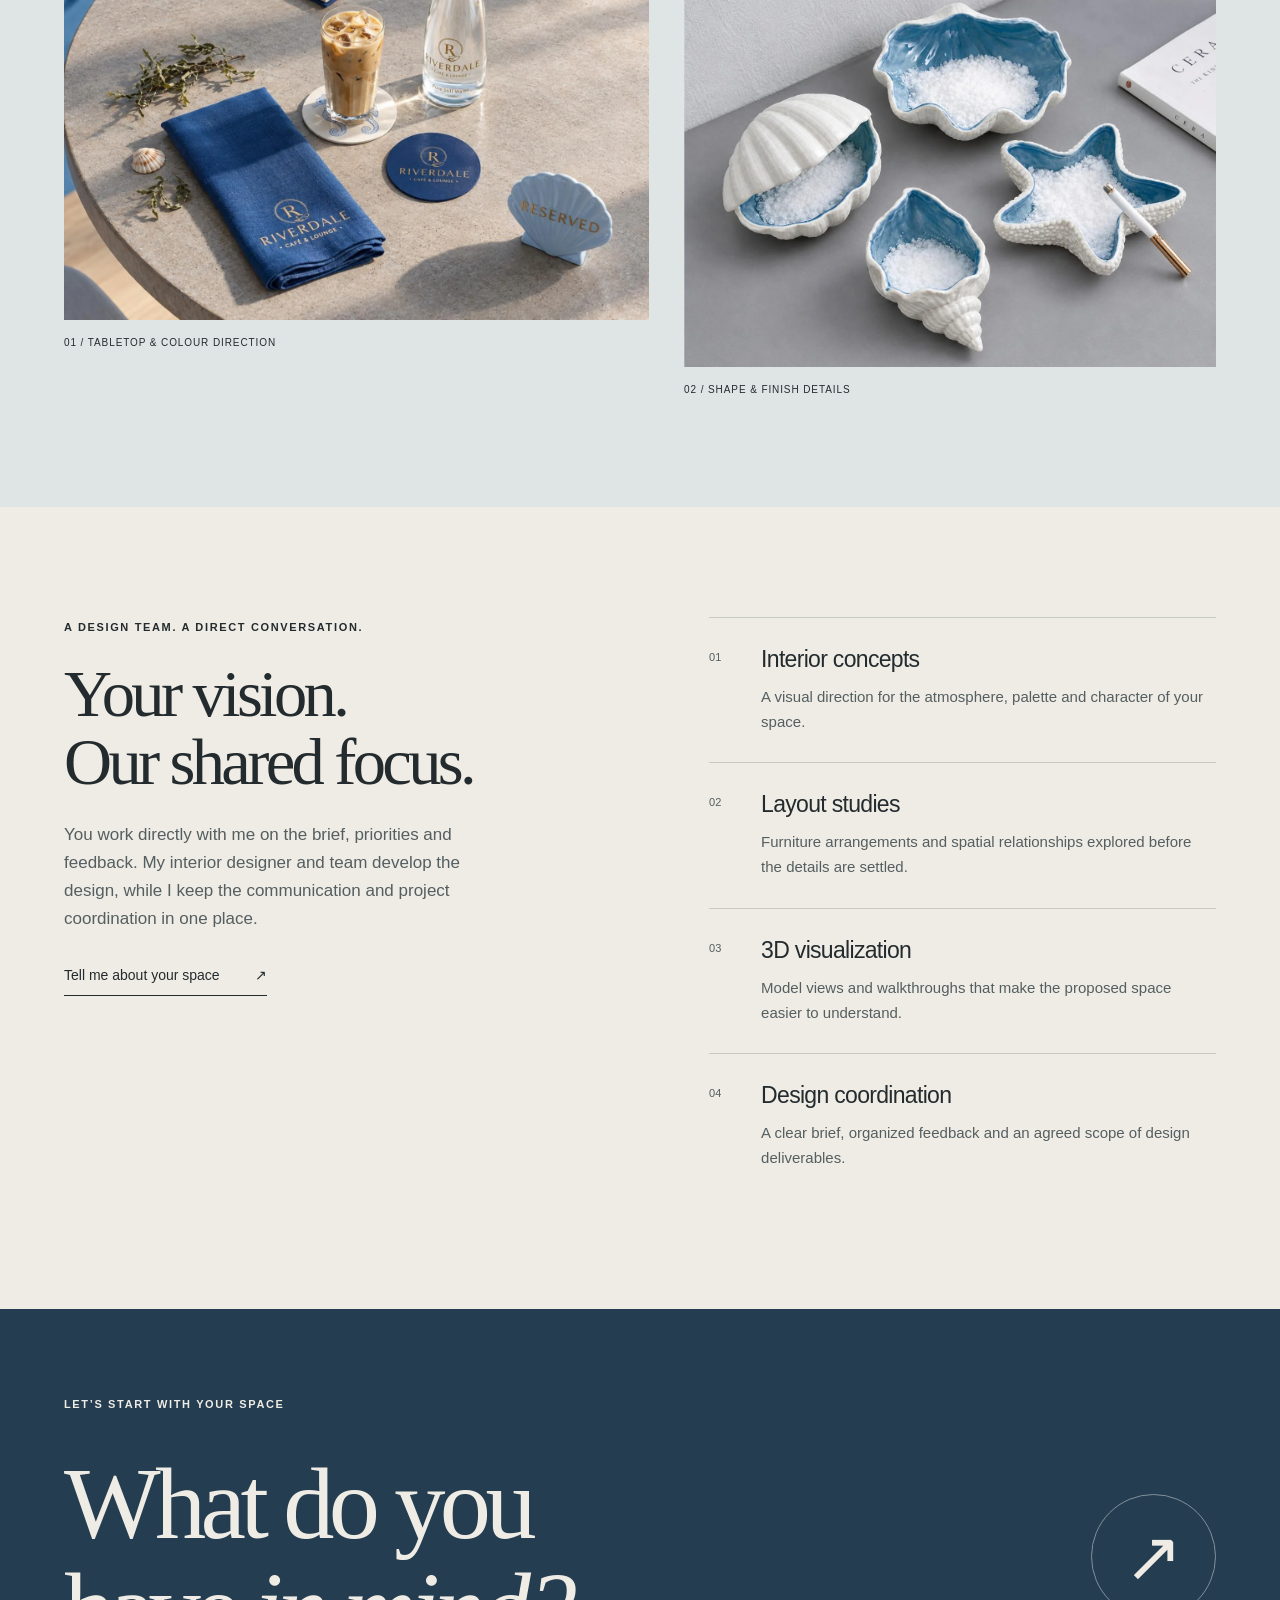
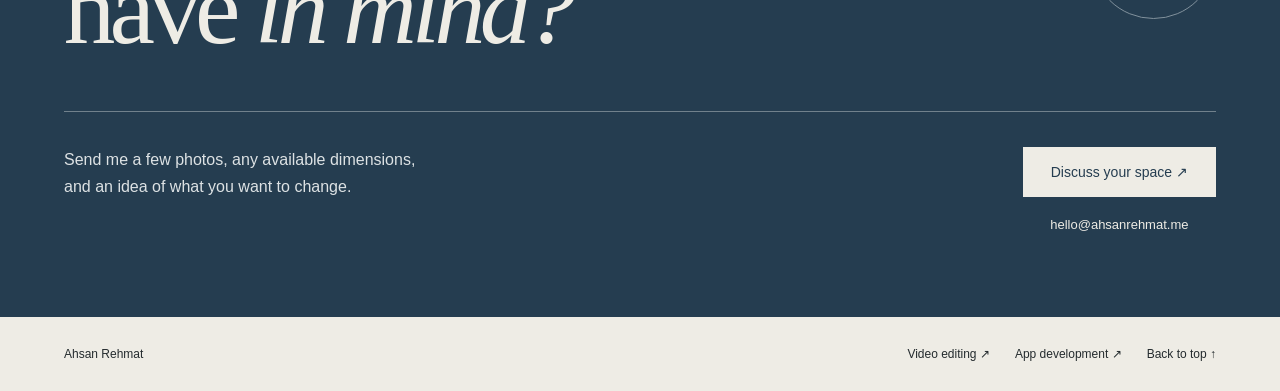
<file: interior-design.html>
<!doctype html>
<html lang="en">
<head>
  <meta charset="utf-8">
  <meta name="viewport" content="width=device-width, initial-scale=1">
  <link rel="canonical" href="https://ahsanrehmat.me/interior-design.html">
  <meta name="theme-color" content="#eeece5">
  <title>Interior Design — Ahsan Rehmat</title>
  <meta name="description" content="Interior concepts, spatial planning and 3D visualization from Ahsan Rehmat and his design team.">
  <link rel="stylesheet" href="./interior-design.css">
</head>
<body>
<a class="skip" href="#main">Skip to content</a>
<header class="site-header">
  <a class="identity" href="./index.html">Ahsan Rehmat<span>INTERIOR DESIGN / & TEAM</span></a>
  <nav aria-label="Page navigation"><a href="#work">Selected work</a><a href="#approach">Our approach</a><a class="nav-contact" href="#contact">Let’s talk <span aria-hidden="true">↗</span></a></nav>
</header>
<main id="main">
  <section class="hero wrap">
    <div class="eyebrow"><span class="dot"></span> SPACES WITH CHARACTER</div>
    <div class="hero-heading"><h1>A place to<br><em>feel something.</em></h1><div class="hero-aside"><p>I lead an interior design team that brings ideas into focus—from the way a space flows to the details that make it yours.</p><p class="client-proof">Worked with <strong>30+ clients</strong></p><a class="text-link" href="#work">Explore our work <span aria-hidden="true">↓</span></a></div></div>
    <figure class="hero-image"><img src="./interior-assets/lounge.webp" alt="3D café concept with curved cream seating, a blue central feature and a sweeping staircase" width="1280" height="496" fetchpriority="high"><figcaption><span>01 / CAFÉ & LOUNGE</span><span>3D CONCEPT STUDY</span></figcaption></figure>
  </section>

  <section class="project wrap section" id="work">
    <div class="section-top"><span class="eyebrow">SELECTED PROJECT / 01</span><span class="eyebrow">HOSPITALITY</span></div>
    <div class="project-intro"><h2>A softer take<br>on social space.</h2><div><p class="large-copy">Curved seating. Soft neutrals. A thread of blue running through the space.</p><p>In this café and lounge concept, our team explored how intimate seating groups and open shared areas could sit together. Rounded forms carry through the furniture, staircase and feature walls, giving the layout a consistent visual rhythm.</p><dl class="project-facts"><div><dt>Focus</dt><dd>Layout & spatial character</dd></div><div><dt>Presented as</dt><dd>3D design concept</dd></div><div><dt>Design</dt><dd>My interior design team</dd></div><div><dt>Coordination</dt><dd>Ahsan Rehmat</dd></div></dl></div></div>
    <figure class="walkthrough"><video controls playsinline preload="none" width="1280" height="496" poster="./interior-assets/lounge.webp" aria-label="Café and lounge 3D spatial walkthrough"><source src="./interior-assets/spatial-walkthrough.mp4" type="video/mp4">Your browser does not support video. <a href="./interior-assets/spatial-walkthrough.mp4">Open the walkthrough</a>.</video><figcaption><span>01 — Walk through the concept</span><span>3D MODEL / 00:59</span></figcaption></figure>
    <div class="layout-study"><div class="layout-copy"><span class="eyebrow">THE SPACE, FROM ABOVE</span><h3>Every seat.<br>Part of a bigger picture.</h3><p>The layout study moves from an overhead view into individual areas, showing the relationship between seating, circulation and service spaces.</p><ul class="design-notes"><li><span>01</span>Curved seating groups</li><li><span>02</span>Shared and quieter corners</li><li><span>03</span>A connected blue-and-neutral palette</li></ul></div><figure><video controls playsinline preload="none" width="836" height="708" poster="./interior-assets/layout.webp" aria-label="Café layout and interior detail study"><source src="./interior-assets/layout-study.mp4" type="video/mp4">Your browser does not support video. <a href="./interior-assets/layout-study.mp4">Open the layout study</a>.</video><figcaption><span>02 — Layout & details</span><span>3D MODEL / 01:10</span></figcaption></figure></div>
  </section>

  <section class="details-section">
    <div class="wrap section"><div class="details-heading"><div><span class="eyebrow">BEYOND THE FLOOR PLAN</span><h2>The small things<br>set the tone.</h2></div><p>The project presentation extends the blue-and-ivory direction into table settings and hospitality details. These are presentation mockups, exploring a coordinated look for the guest experience.</p></div><div class="details-grid"><figure><img src="./interior-assets/detail-04.webp" alt="Hospitality presentation mockup with blue table linen, menu and coordinated table accessories" width="1400" height="990" loading="lazy"><figcaption>01 / TABLETOP & COLOUR DIRECTION</figcaption></figure><figure><img src="./interior-assets/detail-21.webp" alt="Presentation mockup of shell-shaped table accessories in blue and ivory" width="1400" height="990" loading="lazy"><figcaption>02 / SHAPE & FINISH DETAILS</figcaption></figure></div></div>
  </section>

  <section class="wrap section approach" id="approach"><div><span class="eyebrow">A DESIGN TEAM. A DIRECT CONVERSATION.</span><h2>Your vision.<br>Our shared focus.</h2><p>You work directly with me on the brief, priorities and feedback. My interior designer and team develop the design, while I keep the communication and project coordination in one place.</p><a class="text-link" href="#contact">Tell me about your space <span aria-hidden="true">↗</span></a></div><div class="services"><article><span>01</span><div><h3>Interior concepts</h3><p>A visual direction for the atmosphere, palette and character of your space.</p></div></article><article><span>02</span><div><h3>Layout studies</h3><p>Furniture arrangements and spatial relationships explored before the details are settled.</p></div></article><article><span>03</span><div><h3>3D visualization</h3><p>Model views and walkthroughs that make the proposed space easier to understand.</p></div></article><article><span>04</span><div><h3>Design coordination</h3><p>A clear brief, organized feedback and an agreed scope of design deliverables.</p></div></article></div></section>

  <section class="contact" id="contact"><div class="wrap"><span class="eyebrow">LET’S START WITH YOUR SPACE</span><div class="contact-heading"><h2>What do you<br>have <em>in mind?</em></h2><a class="contact-arrow" href="mailto:hello@ahsanrehmat.me" aria-label="Email Ahsan about your interior design project">↗</a></div><div class="contact-bottom"><p>Send me a few photos, any available dimensions,<br>and an idea of what you want to change.</p><div><a class="contact-button" href="https://wa.me/923254172193?text=Hi%20Ahsan%2C%20I%27d%20like%20to%20discuss%20an%20interior%20design%20project.">Discuss your space ↗</a><a class="email" href="mailto:hello@ahsanrehmat.me">hello@ahsanrehmat.me</a></div></div></div></section>
</main>
<footer class="wrap"><a href="./index.html">Ahsan Rehmat</a><nav aria-label="Other portfolio pages"><a href="./video-editing.html">Video editing ↗</a><a href="./app-development.html">App development ↗</a><a href="#">Back to top ↑</a></nav></footer>
</body>
</html>
</file>
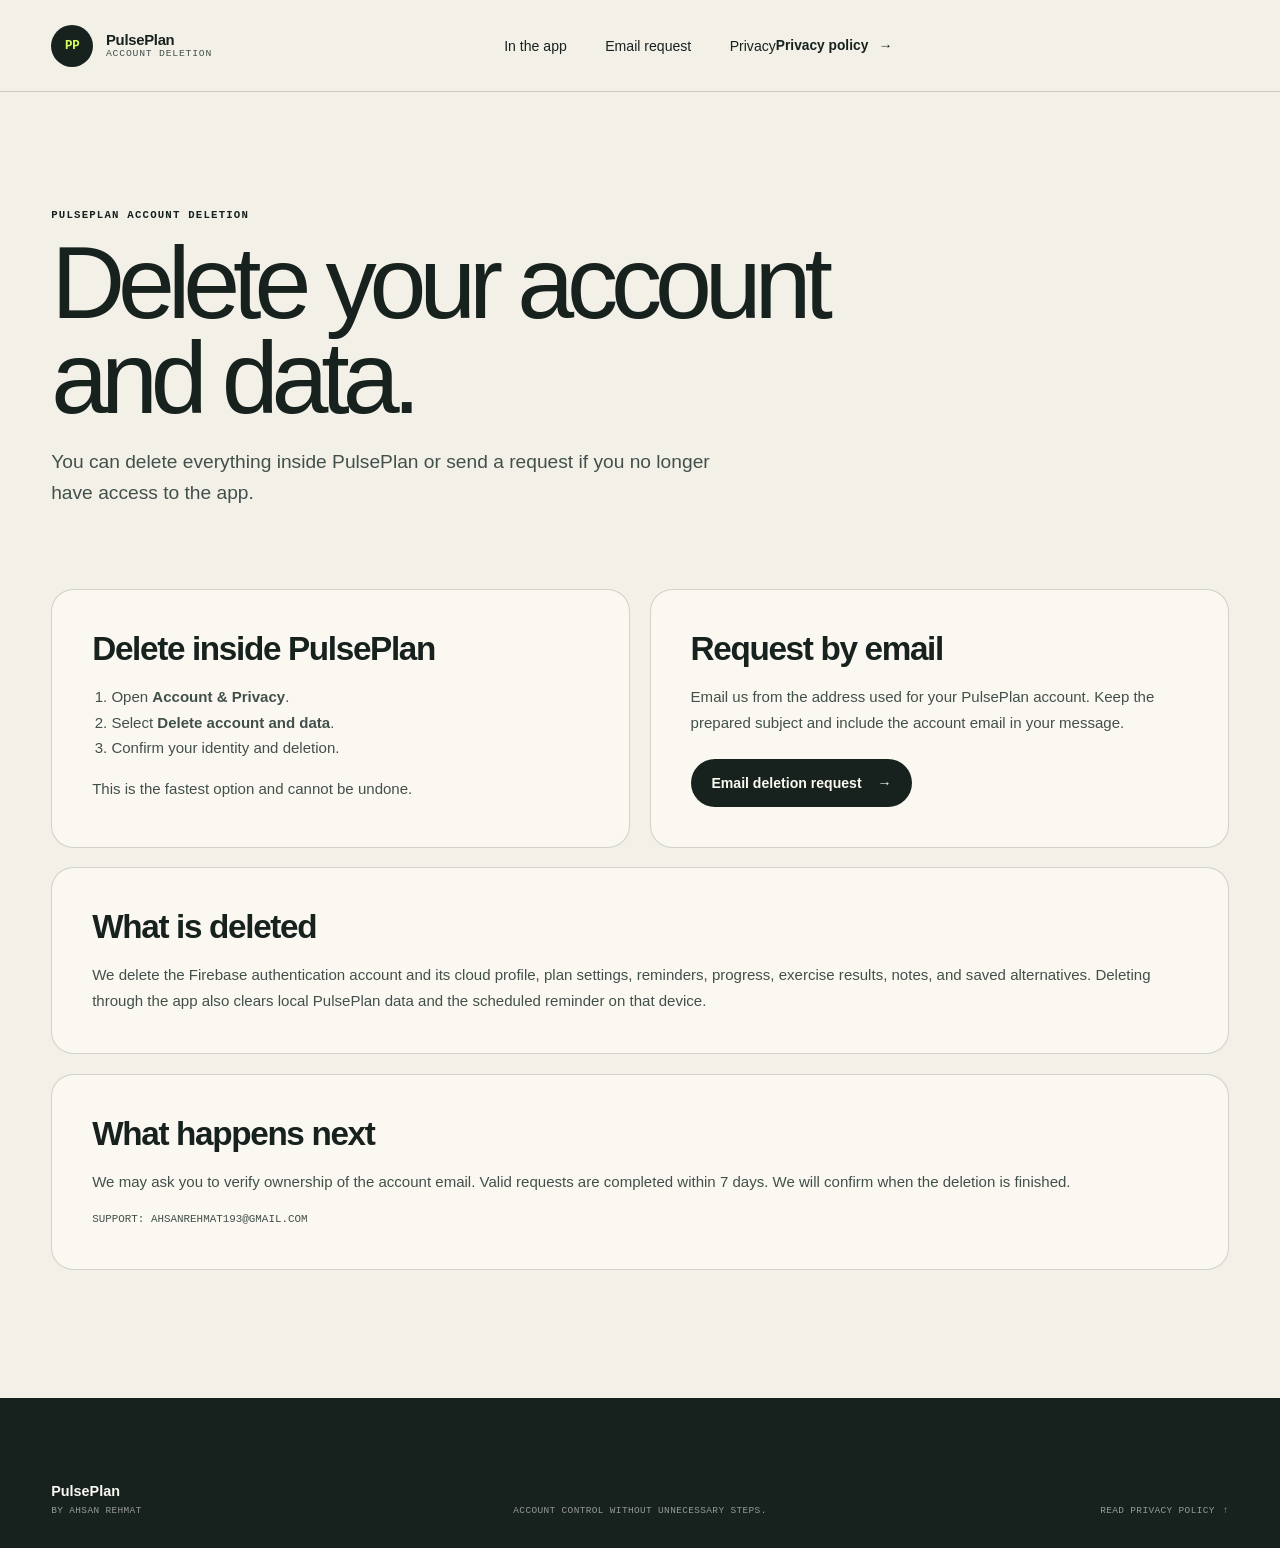
<file: pulseplan-delete-account.html>
<!doctype html>
<html lang="en">
  <head>
    <meta charset="utf-8" />
    <meta name="viewport" content="width=device-width, initial-scale=1" />
    <title>Delete Your PulsePlan Account</title>
    <meta
      name="description"
      content="Request deletion of your PulsePlan account and associated workout data."
    />
    <meta name="theme-color" content="#f3f0e8" />
    <link
      rel="canonical"
      href="https://ahsanrehmat1.github.io/pulseplan-delete-account.html"
    />
    <link rel="stylesheet" href="./styles.css?v=20260726-4" />
  </head>
  <body>
    <header class="site-header">
      <a class="brand" href="./" aria-label="Ahsan Rehmat, home">
        <span class="brand-mark">PP</span>
        <span class="brand-copy">
          <strong>PulsePlan</strong>
          <small>Account deletion</small>
        </span>
      </a>
      <nav aria-label="PulsePlan deletion navigation">
        <a href="#app">In the app</a>
        <a href="#request">Email request</a>
        <a href="./pulseplan-privacy.html">Privacy</a>
      </nav>
      <a class="header-cta" href="./pulseplan-privacy.html">
        Privacy policy <span aria-hidden="true">→</span>
      </a>
    </header>

    <main class="policy-main section-shell">
      <section class="policy-hero">
        <span class="eyebrow">PulsePlan account deletion</span>
        <h1>Delete your account and data.</h1>
        <p>
          You can delete everything inside PulsePlan or send a request if you
          no longer have access to the app.
        </p>
      </section>

      <div class="policy-grid">
        <section class="policy-card" id="app">
          <h2>Delete inside PulsePlan</h2>
          <ol>
            <li>Open <strong>Account &amp; Privacy</strong>.</li>
            <li>Select <strong>Delete account and data</strong>.</li>
            <li>Confirm your identity and deletion.</li>
          </ol>
          <p>This is the fastest option and cannot be undone.</p>
        </section>

        <section class="policy-card" id="request">
          <h2>Request by email</h2>
          <p>
            Email us from the address used for your PulsePlan account. Keep the
            prepared subject and include the account email in your message.
          </p>
          <div class="policy-action">
            <a
              class="button button-primary"
              href="mailto:ahsanrehmat193@gmail.com?subject=Delete%20my%20PulsePlan%20account&amp;body=PulsePlan%20account%20email%3A%20%0A%0AI%20request%20deletion%20of%20my%20PulsePlan%20account%20and%20associated%20data."
            >
              Email deletion request <span aria-hidden="true">→</span>
            </a>
          </div>
        </section>

        <section class="policy-card policy-card-wide">
          <h2>What is deleted</h2>
          <p>
            We delete the Firebase authentication account and its cloud profile,
            plan settings, reminders, progress, exercise results, notes, and
            saved alternatives. Deleting through the app also clears local
            PulsePlan data and the scheduled reminder on that device.
          </p>
        </section>

        <section class="policy-card policy-card-wide">
          <h2>What happens next</h2>
          <p>
            We may ask you to verify ownership of the account email. Valid
            requests are completed within 7 days. We will confirm when the
            deletion is finished.
          </p>
          <p class="policy-note">Support: ahsanrehmat193@gmail.com</p>
        </section>
      </div>
    </main>

    <footer class="site-footer section-shell">
      <div>
        <strong>PulsePlan</strong>
        <span>By Ahsan Rehmat</span>
      </div>
      <p>Account control without unnecessary steps.</p>
      <a href="./pulseplan-privacy.html">
        Read privacy policy <span aria-hidden="true">↑</span>
      </a>
    </footer>
  </body>
</html>
</file>
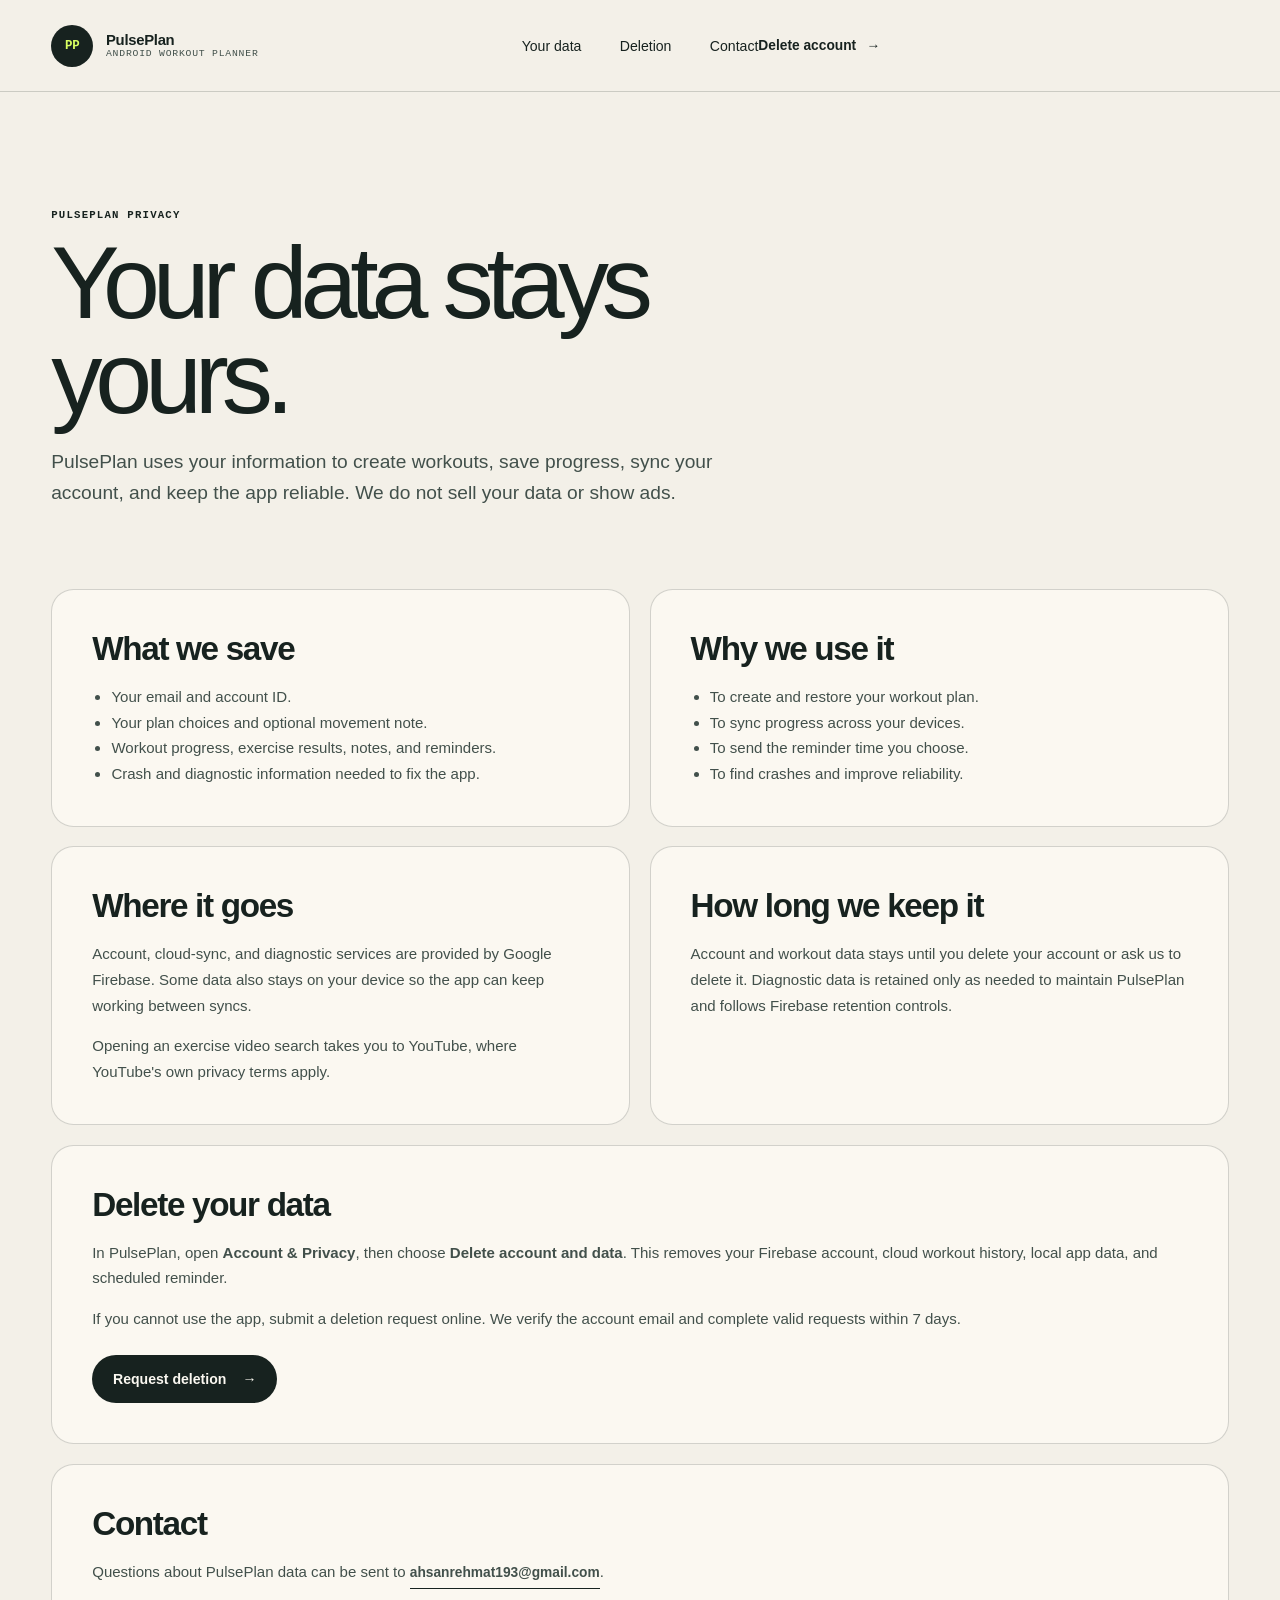
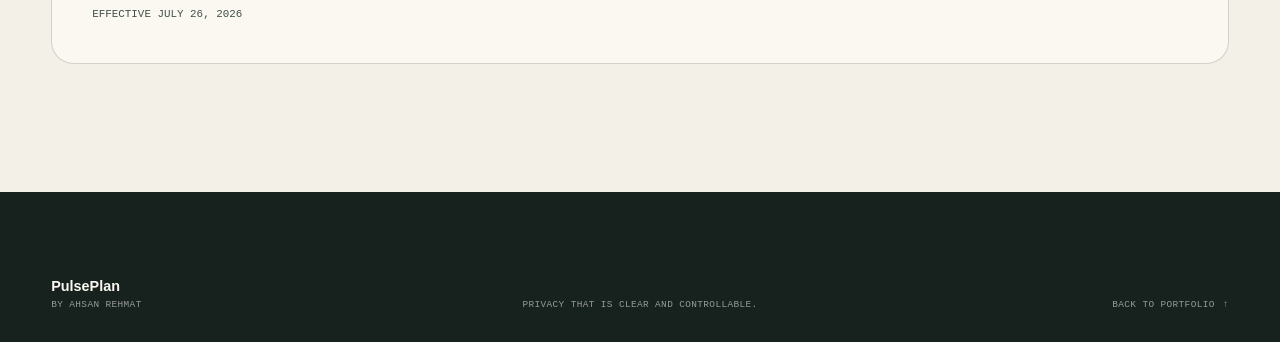
<file: pulseplan-privacy.html>
<!doctype html>
<html lang="en">
  <head>
    <meta charset="utf-8" />
    <meta name="viewport" content="width=device-width, initial-scale=1" />
    <title>PulsePlan Privacy Policy</title>
    <meta
      name="description"
      content="How PulsePlan collects, uses, protects, and deletes account and workout data."
    />
    <meta name="theme-color" content="#f3f0e8" />
    <link
      rel="canonical"
      href="https://ahsanrehmat1.github.io/pulseplan-privacy.html"
    />
    <link rel="stylesheet" href="./styles.css?v=20260726-4" />
  </head>
  <body>
    <header class="site-header">
      <a class="brand" href="./" aria-label="Ahsan Rehmat, home">
        <span class="brand-mark">PP</span>
        <span class="brand-copy">
          <strong>PulsePlan</strong>
          <small>Android workout planner</small>
        </span>
      </a>
      <nav aria-label="PulsePlan policy navigation">
        <a href="#data">Your data</a>
        <a href="#deletion">Deletion</a>
        <a href="#contact">Contact</a>
      </nav>
      <a class="header-cta" href="./pulseplan-delete-account.html">
        Delete account <span aria-hidden="true">→</span>
      </a>
    </header>

    <main class="policy-main section-shell">
      <section class="policy-hero">
        <span class="eyebrow">PulsePlan privacy</span>
        <h1>Your data stays yours.</h1>
        <p>
          PulsePlan uses your information to create workouts, save progress,
          sync your account, and keep the app reliable. We do not sell your
          data or show ads.
        </p>
      </section>

      <div class="policy-grid">
        <section class="policy-card" id="data">
          <h2>What we save</h2>
          <ul>
            <li>Your email and account ID.</li>
            <li>Your plan choices and optional movement note.</li>
            <li>Workout progress, exercise results, notes, and reminders.</li>
            <li>Crash and diagnostic information needed to fix the app.</li>
          </ul>
        </section>

        <section class="policy-card">
          <h2>Why we use it</h2>
          <ul>
            <li>To create and restore your workout plan.</li>
            <li>To sync progress across your devices.</li>
            <li>To send the reminder time you choose.</li>
            <li>To find crashes and improve reliability.</li>
          </ul>
        </section>

        <section class="policy-card">
          <h2>Where it goes</h2>
          <p>
            Account, cloud-sync, and diagnostic services are provided by
            Google Firebase. Some data also stays on your device so the app can
            keep working between syncs.
          </p>
          <p>
            Opening an exercise video search takes you to YouTube, where
            YouTube's own privacy terms apply.
          </p>
        </section>

        <section class="policy-card">
          <h2>How long we keep it</h2>
          <p>
            Account and workout data stays until you delete your account or ask
            us to delete it. Diagnostic data is retained only as needed to
            maintain PulsePlan and follows Firebase retention controls.
          </p>
        </section>

        <section class="policy-card policy-card-wide" id="deletion">
          <h2>Delete your data</h2>
          <p>
            In PulsePlan, open <strong>Account &amp; Privacy</strong>, then choose
            <strong>Delete account and data</strong>. This removes your
            Firebase account, cloud workout history, local app data, and
            scheduled reminder.
          </p>
          <p>
            If you cannot use the app, submit a deletion request online. We
            verify the account email and complete valid requests within 7 days.
          </p>
          <div class="policy-action">
            <a
              class="button button-primary"
              href="./pulseplan-delete-account.html"
            >
              Request deletion <span aria-hidden="true">→</span>
            </a>
          </div>
        </section>

        <section class="policy-card policy-card-wide" id="contact">
          <h2>Contact</h2>
          <p>
            Questions about PulsePlan data can be sent to
            <a
              class="text-link"
              href="mailto:ahsanrehmat193@gmail.com?subject=PulsePlan%20privacy"
            >ahsanrehmat193@gmail.com</a>.
          </p>
          <p class="policy-note">Effective July 26, 2026</p>
        </section>
      </div>
    </main>

    <footer class="site-footer section-shell">
      <div>
        <strong>PulsePlan</strong>
        <span>By Ahsan Rehmat</span>
      </div>
      <p>Privacy that is clear and controllable.</p>
      <a href="./">Back to portfolio <span aria-hidden="true">↑</span></a>
    </footer>
  </body>
</html>
</file>
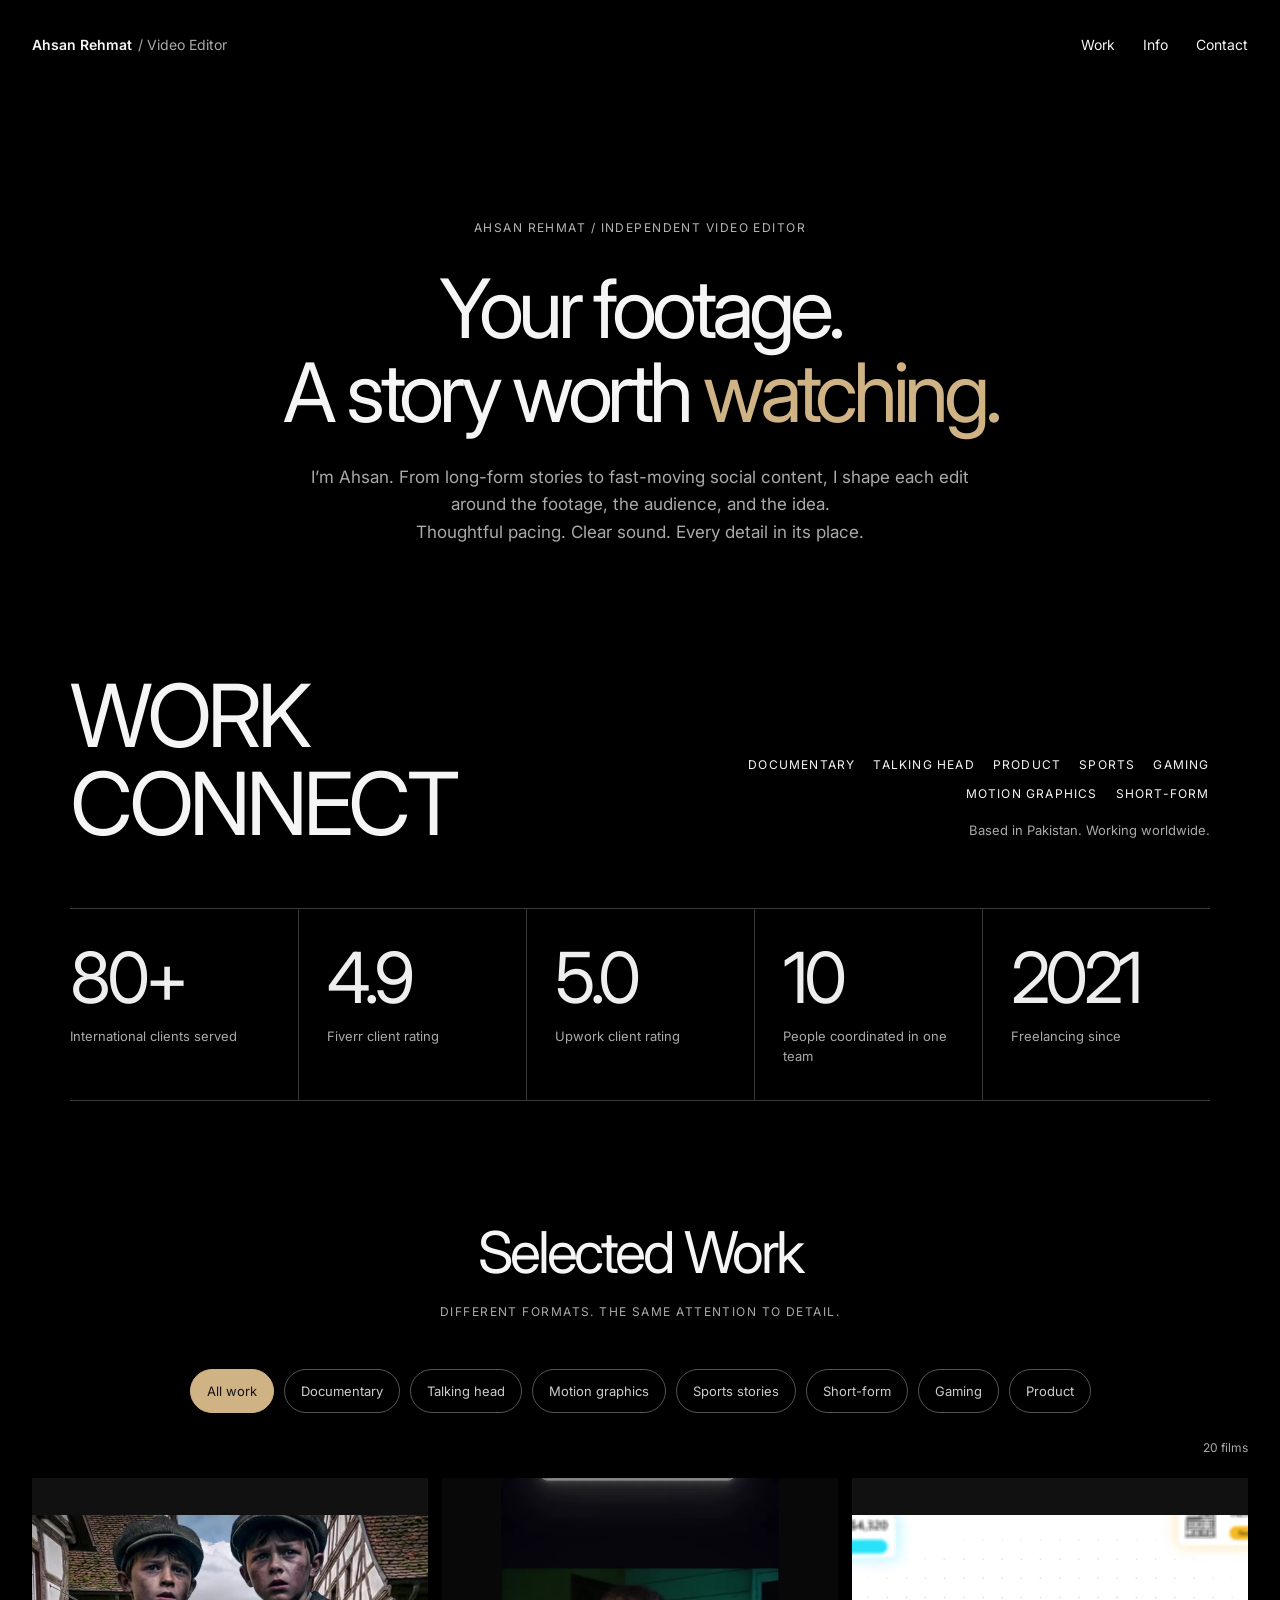
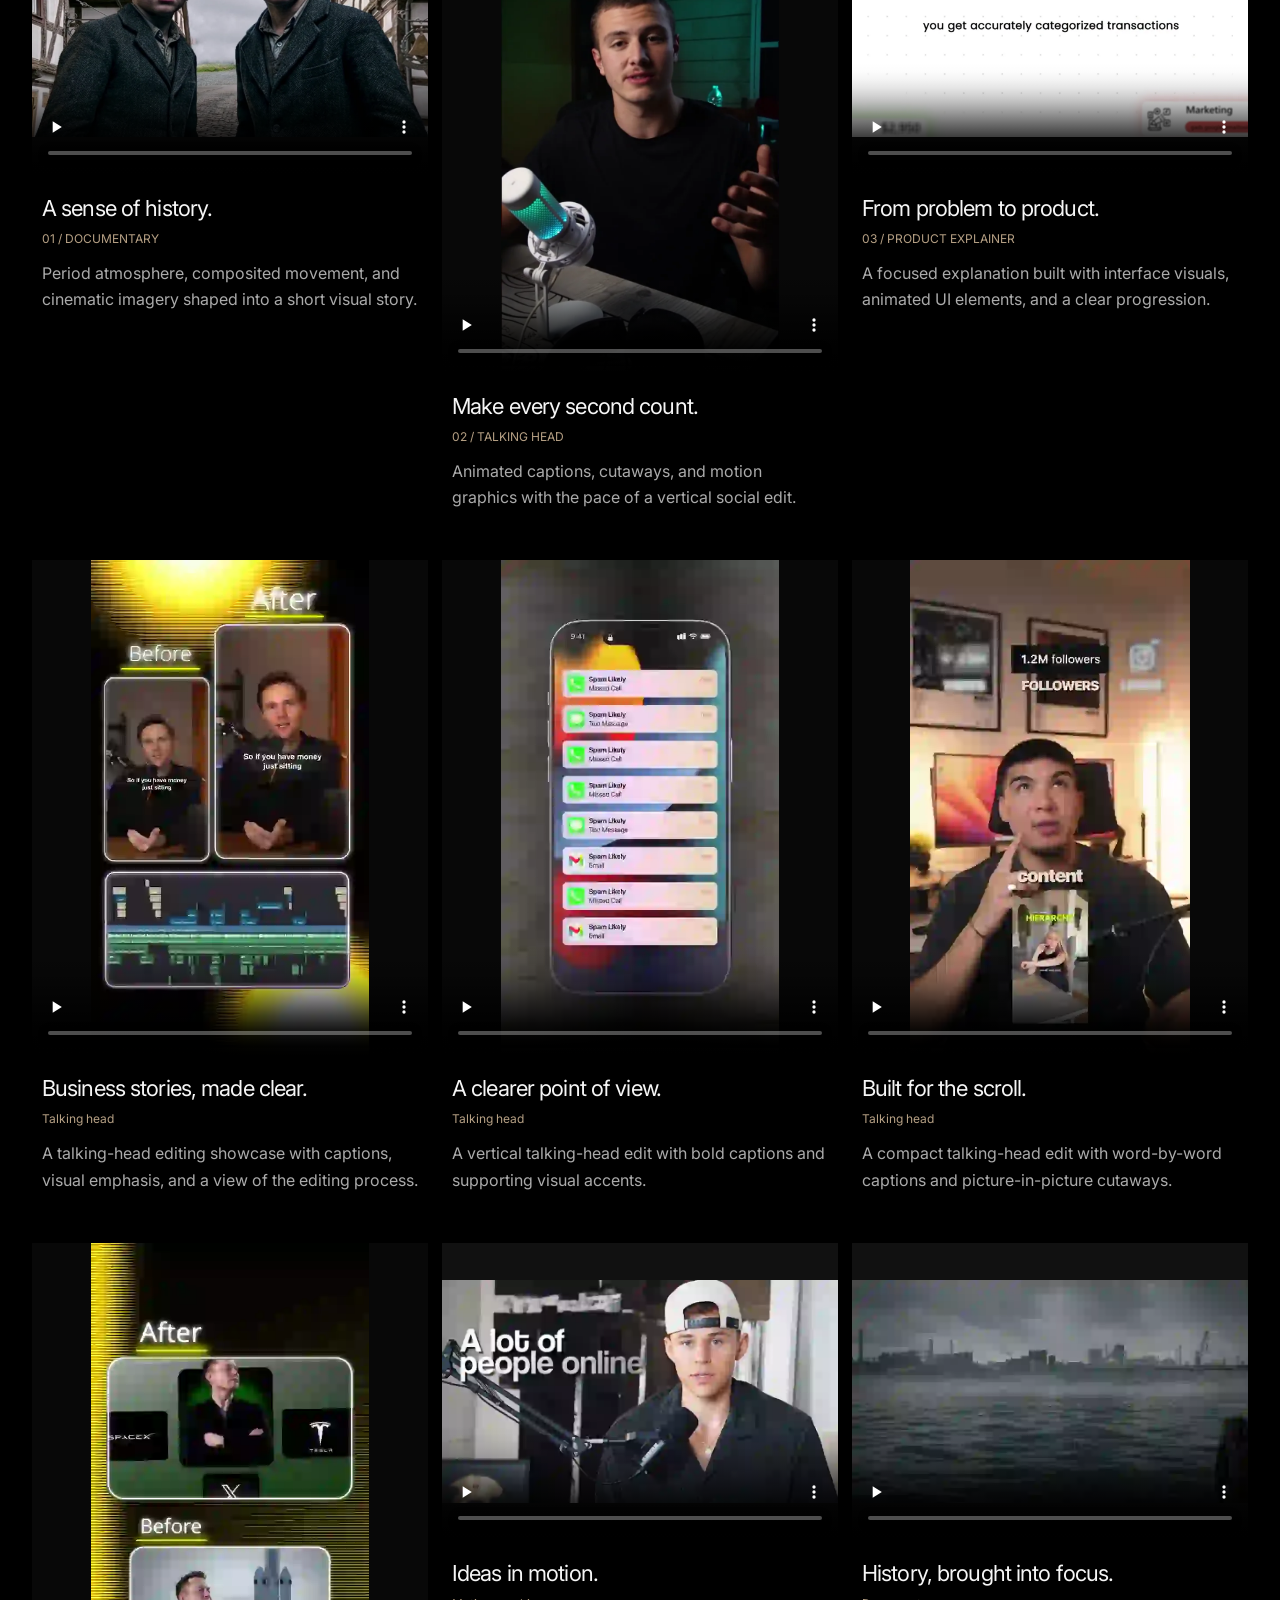
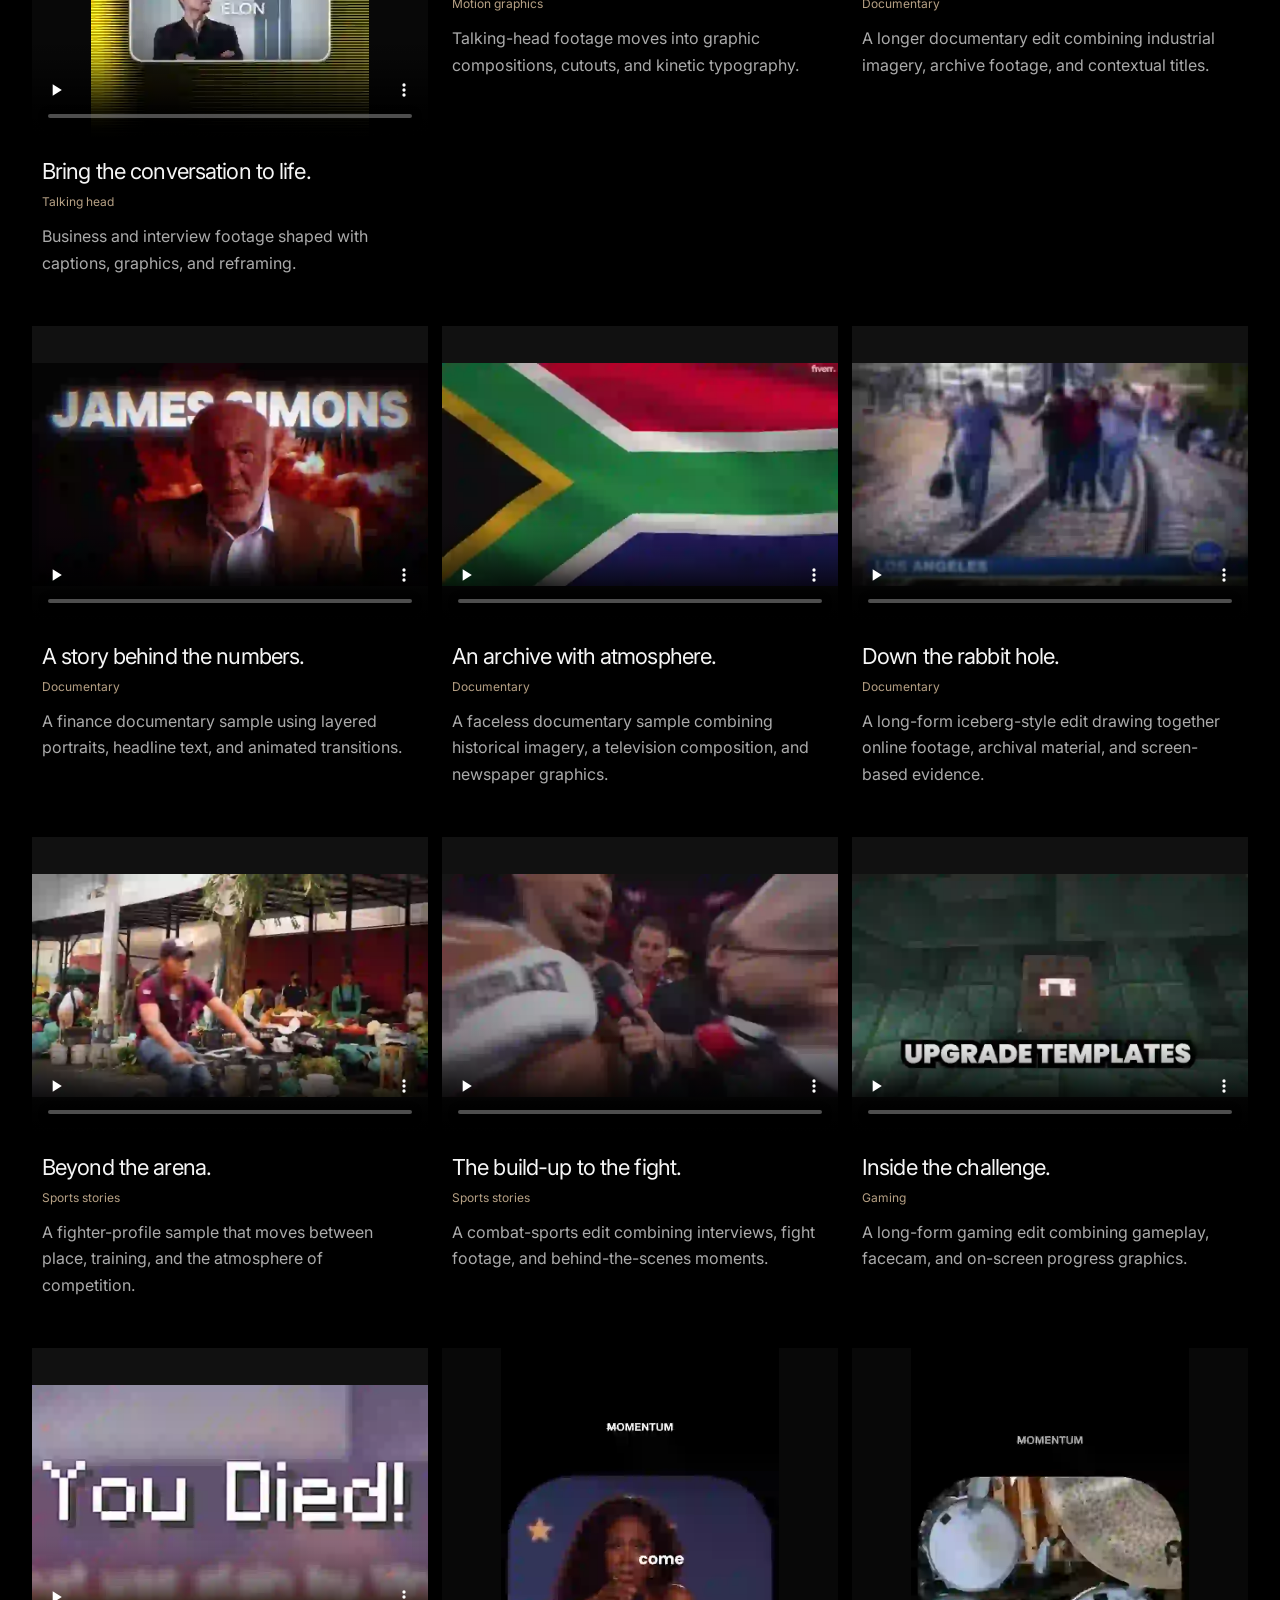
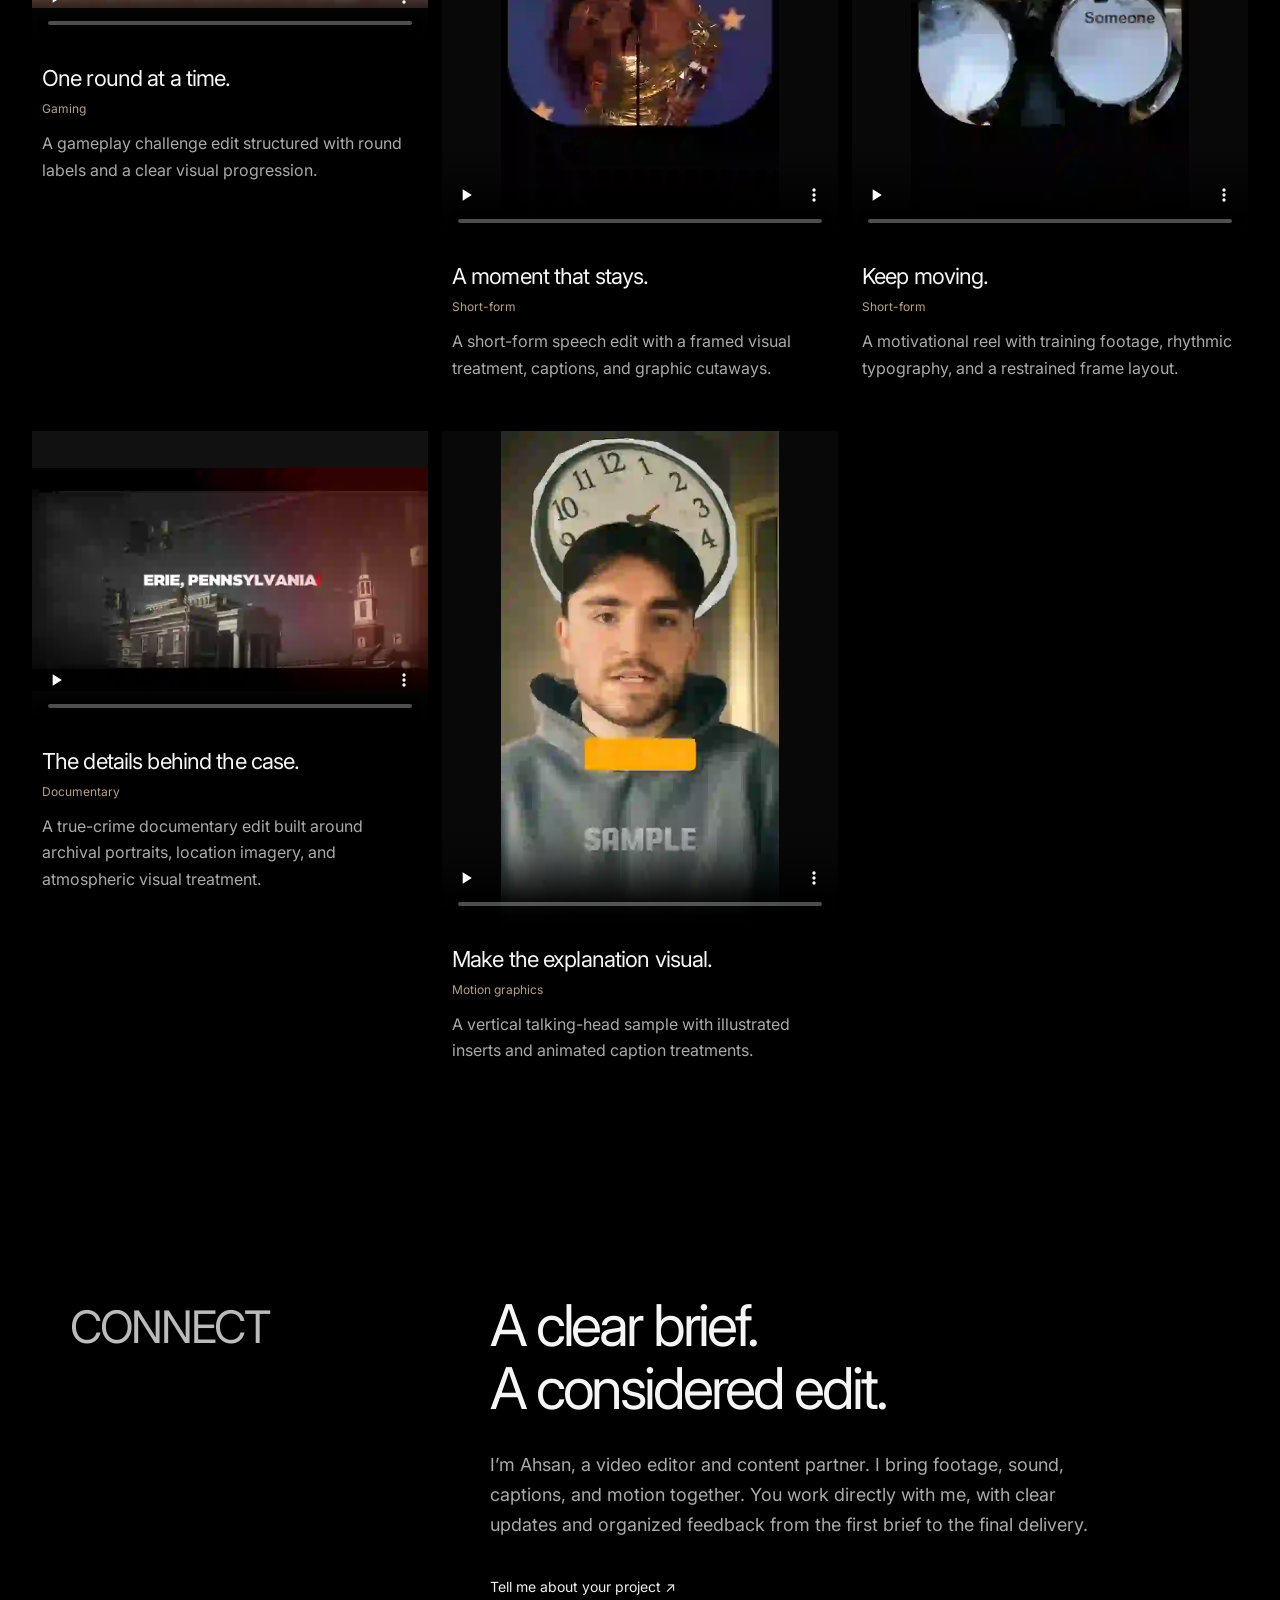
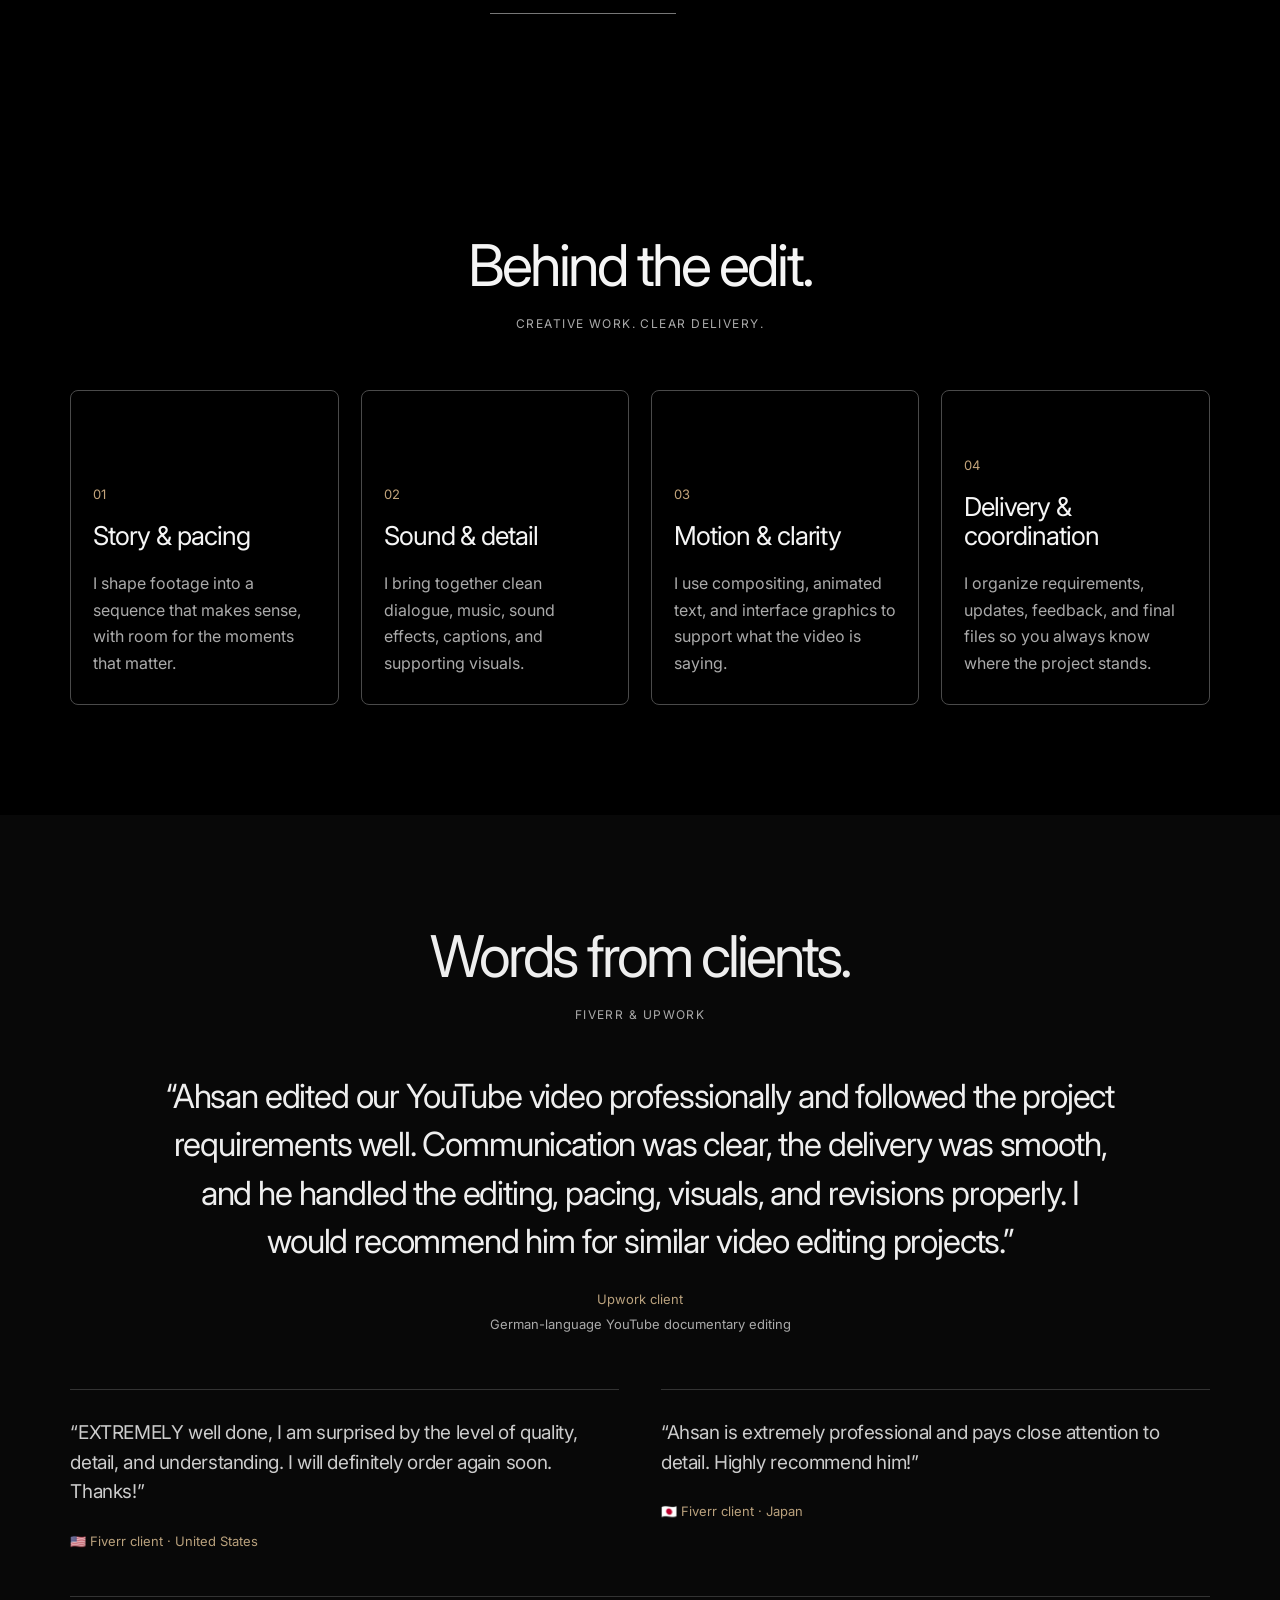
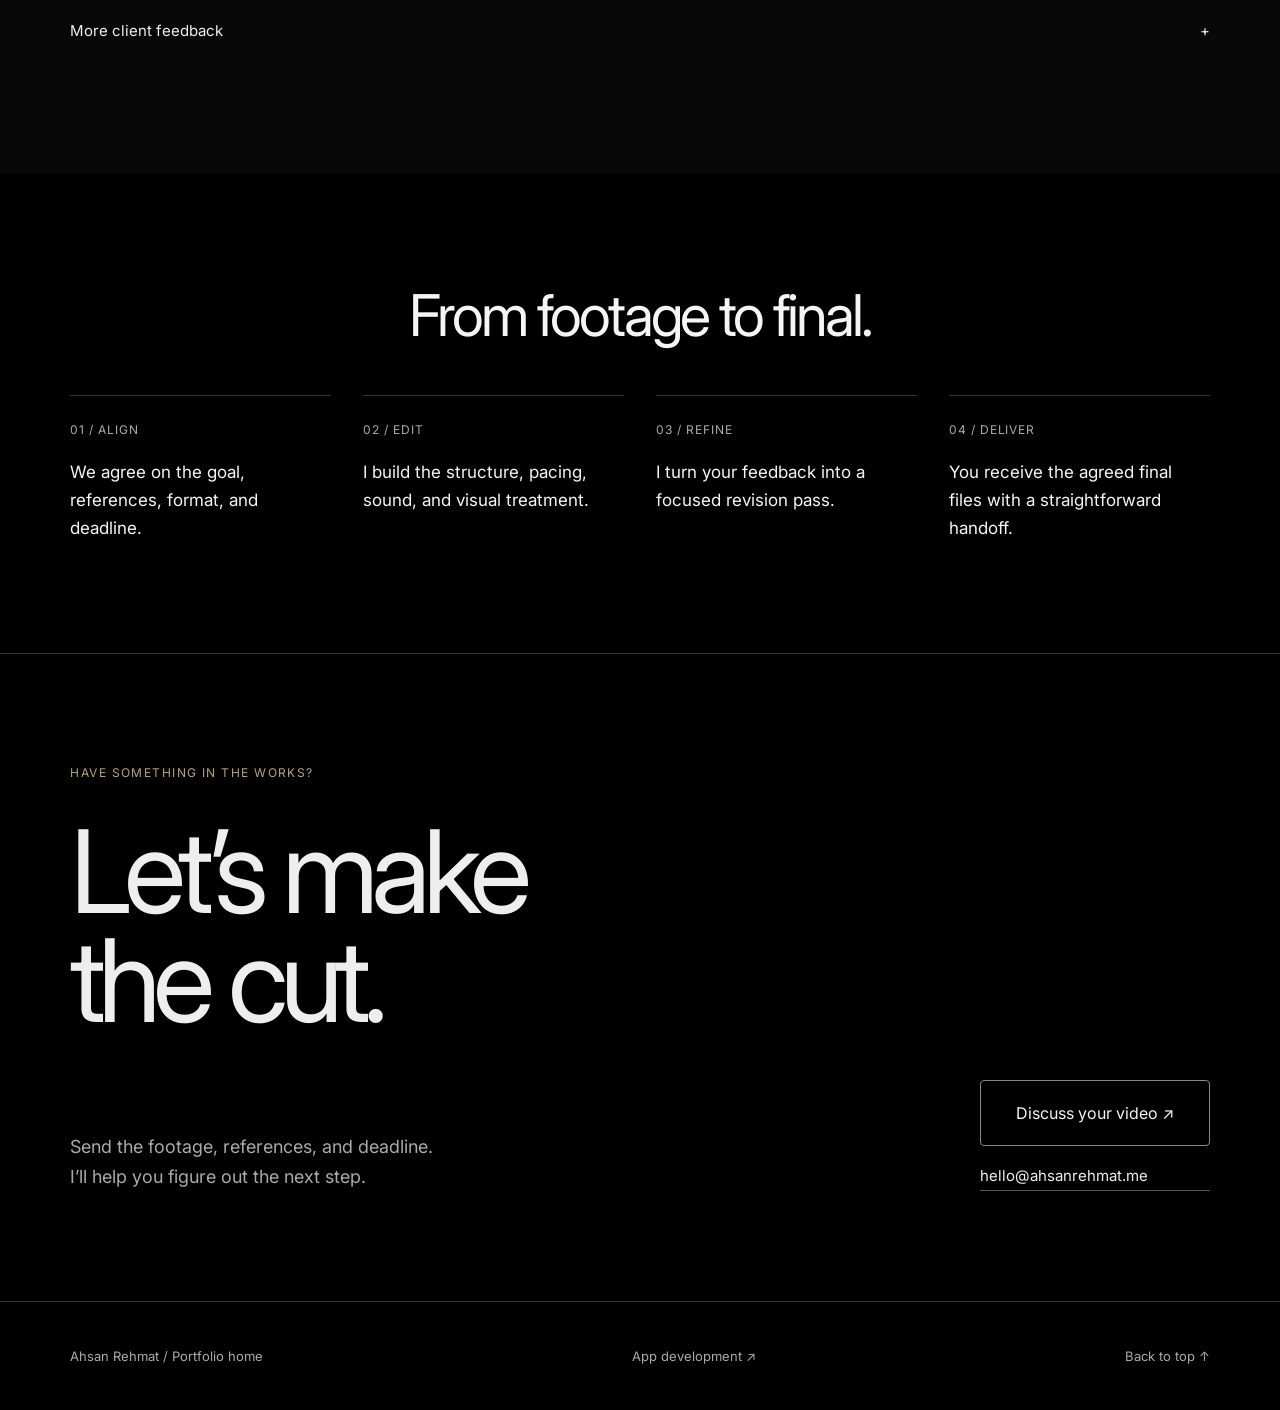
<file: video-editing.html>
<!doctype html>
<html lang="en"><head><meta charset="utf-8"><meta name="viewport" content="width=device-width, initial-scale=1"><title>Video Editing — Ahsan Rehmat</title><meta name="description" content="Documentary, talking-head, sports, motion graphics and product edits by Ahsan Rehmat."><meta name="theme-color" content="#090909"><link rel="stylesheet" href="./video-editing-layout.css?v=20260919"><link rel="canonical" href="https://ahsanrehmat.me/video-editing.html"><meta property="og:type" content="website"><meta property="og:title" content="Video Editing — Ahsan Rehmat"><meta property="og:description" content="Documentary, talking-head, sports, gaming, motion graphics and product edits by Ahsan Rehmat."><meta property="og:url" content="https://ahsanrehmat.me/video-editing.html"><meta property="og:image" content="https://ahsanrehmat.me/video-editing-og.png"><meta name="twitter:card" content="summary_large_image">
<link rel="stylesheet" href="./video-editing-refined.css?v=3">
<link rel="stylesheet" href="./video-editing-cursor.css?v=9">
</head>
<body>
<header><a href="./index.html">Ahsan Rehmat <span>/ Video Editor</span></a><nav aria-label="Main navigation"><a href="#samples">Work</a><a href="#about">Info</a><a href="#contact">Contact</a></nav></header>
<main>
<section class="opening" aria-labelledby="landing-title"><div class="landing-copy"><span class="eyebrow">AHSAN REHMAT / INDEPENDENT VIDEO EDITOR</span><h1 id="landing-title">Your footage.<br>A story worth <em>watching.</em></h1><p>I’m Ahsan. From long-form stories to fast-moving social content, I shape each edit around the footage, the audience, and the idea.<br class="desktop-break"> Thoughtful pacing. Clear sound. Every detail in its place.</p></div><div class="opening-bottom"><div class="giant"><a href="#samples">WORK</a><a href="#contact">CONNECT</a></div><div class="note"><ul class="format-list" aria-label="Editing formats"><li>Documentary</li><li>Talking head</li><li>Product</li><li>Sports</li><li>Gaming</li><li>Motion graphics</li><li>Short-form</li></ul><small>Based in Pakistan. Working worldwide.</small></div></div></section>
<section class="credibility" aria-label="Experience at a glance"><dl><div><dt>International clients served</dt><dd>80+</dd></div><div><dt>Fiverr client rating</dt><dd>4.9</dd></div><div><dt>Upwork client rating</dt><dd>5.0</dd></div><div><dt>People coordinated in one team</dt><dd>10</dd></div><div><dt>Freelancing since</dt><dd>2021</dd></div></dl></section>
<section class="section" id="samples"><div class="heading"><h2>Selected Work</h2><span class="eyebrow">DIFFERENT FORMATS. THE SAME ATTENTION TO DETAIL.</span></div><div class="work-filters" role="group" aria-label="Filter work by editing style"></div><p class="work-count" aria-live="polite"></p><div class="work-grid">
<article class="documentary" data-category="documentary"><div class="player"><video controls playsinline preload="none" poster="./video-samples/faceless-documentary-edit.webp" width="1280" height="720" aria-label="Historical documentary edit"><source src="./video-samples/faceless-documentary-edit.mp4" type="video/mp4"></video></div><div class="work-label"><h3>A sense of history.</h3><span>01 / DOCUMENTARY</span></div><p>Period atmosphere, composited movement, and cinematic imagery shaped into a short visual story.</p></article>
<article class="portrait" data-category="talking"><div class="player portrait-player"><video controls playsinline preload="none" poster="./video-samples/vertical-talking-head-edit.webp" width="720" height="1280" aria-label="Full portrait talking-head finance edit"><source src="./video-samples/vertical-talking-head-edit.mp4" type="video/mp4"></video></div><div class="work-label"><h3>Make every second count.</h3><span>02 / TALKING HEAD</span></div><p>Animated captions, cutaways, and motion graphics with the pace of a vertical social edit.</p></article>
<article class="product" data-category="product"><div class="player"><video controls playsinline preload="none" poster="./video-samples/finance-product-explainer.webp" width="1280" height="720" aria-label="Finance product explainer"><source src="./video-samples/finance-product-explainer.mp4" type="video/mp4"></video></div><div class="work-label"><h3>From problem to product.</h3><span>03 / PRODUCT EXPLAINER</span></div><p>A focused explanation built with interface visuals, animated UI elements, and a clear progression.</p></article>
</div></section>
<section class="intro section" id="about"><span class="eyebrow">CONNECT</span><div><h2>A clear brief.<br>A considered edit.</h2><p>I’m Ahsan, a video editor and content partner. I bring footage, sound, captions, and motion together. You work directly with me, with clear updates and organized feedback from the first brief to the final delivery.</p><a class="text-link" href="#contact">Tell me about your project ↗</a></div></section>
<section class="section services" id="services"><div class="heading"><h2>Behind the edit.</h2><span class="eyebrow">CREATIVE WORK. CLEAR DELIVERY.</span></div>
<div class="service"><span>01</span><h3>Story & pacing</h3><p>I shape footage into a sequence that makes sense, with room for the moments that matter.</p></div>
<div class="service"><span>02</span><h3>Sound & detail</h3><p>I bring together clean dialogue, music, sound effects, captions, and supporting visuals.</p></div>
<div class="service"><span>03</span><h3>Motion & clarity</h3><p>I use compositing, animated text, and interface graphics to support what the video is saying.</p></div>
<div class="service"><span>04</span><h3>Delivery & coordination</h3><p>I organize requirements, updates, feedback, and final files so you always know where the project stands.</p></div></section>
<section class="feedback section" id="reviews"><div class="heading"><h2>Words from clients.</h2><span class="eyebrow">FIVERR & UPWORK</span></div><figure class="lead"><blockquote>“Ahsan edited our YouTube video professionally and followed the project requirements well. Communication was clear, the delivery was smooth, and he handled the editing, pacing, visuals, and revisions properly. I would recommend him for similar video editing projects.”</blockquote><figcaption>Upwork client <span>German-language YouTube documentary editing</span></figcaption></figure><div class="reviews">
<figure><blockquote>“EXTREMELY well done, I am surprised by the level of quality, detail, and understanding. I will definitely order again soon. Thanks!”</blockquote><figcaption>🇺🇸 Fiverr client · United States</figcaption></figure><figure><blockquote>“Ahsan is extremely professional and pays close attention to detail. Highly recommend him!”</blockquote><figcaption>🇯🇵 Fiverr client · Japan</figcaption></figure></div>
<details><summary>More client feedback <span>+</span></summary><div class="reviews"><figure><blockquote>“You can see someone’s true professionalism and leadership when challenges arise. A challenge arose and Ahsan took the right steps to solving those challenges!”</blockquote><figcaption>🇯🇵 Fiverr client · Japan</figcaption></figure><figure><blockquote>“A good, fast and especially friendly editor who was also patient with the revisions.”</blockquote><figcaption>🇩🇪 Fiverr client · Germany</figcaption></figure><figure><blockquote>“I love the work done. Looks neat and fits in nicely with my content. Great job. Would recommend.”</blockquote><figcaption>🇳🇬 Fiverr client · Nigeria</figcaption></figure><figure><blockquote>“I honestly have no complaints he gets the job done and understands what I need every time.”</blockquote><figcaption>🇫🇷 Fiverr client · France</figcaption></figure></div></details></section>
<section class="section"><div class="heading"><h2>From footage to final.</h2></div><div class="process"><article><span>01 / ALIGN</span><p>We agree on the goal, references, format, and deadline.</p></article><article><span>02 / EDIT</span><p>I build the structure, pacing, sound, and visual treatment.</p></article><article><span>03 / REFINE</span><p>I turn your feedback into a focused revision pass.</p></article><article><span>04 / DELIVER</span><p>You receive the agreed final files with a straightforward handoff.</p></article></div></section>
<section class="contact section" id="contact"><span class="eyebrow">HAVE SOMETHING IN THE WORKS?</span><h2>Let’s make<br>the cut.</h2><div class="contact-bottom"><p>Send the footage, references, and deadline.<br>I’ll help you figure out the next step.</p><div><a class="button" href="https://wa.me/923254172193?text=Hi%20Ahsan%2C%20I%27d%20like%20to%20discuss%20a%20video-editing%20project.">Discuss your video ↗</a><a class="email" href="mailto:hello@ahsanrehmat.me">hello@ahsanrehmat.me</a></div></div></section>
</main><footer><a href="./index.html">Ahsan Rehmat / Portfolio home</a><a href="./app-development.html">App development ↗</a><a href="#">Back to top ↑</a></footer>
<script src="./video-editing-library.js?v=20260919"></script><script src="./video-editing-cursor.js?v=9"></script></body></html>
</file>
<file: styles.css>
:root {
  --ink: #17221f;
  --ink-soft: #42504b;
  --paper: #f3f0e8;
  --paper-deep: #e9e3d6;
  --cream: #fbf8f1;
  --accent: #d9ff62;
  --accent-strong: #c7f340;
  --line: rgba(23, 34, 31, 0.18);
  --white-line: rgba(255, 255, 255, 0.16);
  --radius: 1.4rem;
  --font-geist-sans: "Segoe UI", Arial, sans-serif;
  --font-geist-mono: "Cascadia Code", "SFMono-Regular", Consolas, monospace;
}

* {
  box-sizing: border-box;
}

html {
  scroll-behavior: smooth;
}

body {
  margin: 0;
  background: var(--paper);
  color: var(--ink);
  font-family: var(--font-geist-sans), Arial, sans-serif;
  -webkit-font-smoothing: antialiased;
}

body::selection {
  background: var(--accent);
  color: var(--ink);
}

a {
  color: inherit;
  text-decoration: none;
}

a:focus-visible {
  outline: 3px solid #6c8f00;
  outline-offset: 4px;
}

img {
  display: block;
  max-width: 100%;
}

.section-shell {
  width: min(100%, 1440px);
  margin: 0 auto;
  padding-inline: clamp(1.25rem, 4vw, 4.5rem);
}

.site-header {
  position: relative;
  z-index: 10;
  display: grid;
  grid-template-columns: 1fr auto 1fr;
  align-items: center;
  width: min(100%, 1440px);
  min-height: 92px;
  margin: 0 auto;
  padding: 1rem clamp(1.25rem, 4vw, 4.5rem);
  border-bottom: 1px solid var(--line);
}

.brand {
  display: flex;
  align-items: center;
  gap: 0.8rem;
  width: fit-content;
}

.brand-mark {
  display: grid;
  place-items: center;
  width: 42px;
  height: 42px;
  border-radius: 50%;
  background: var(--ink);
  color: var(--accent);
  font-family: var(--font-geist-mono), monospace;
  font-size: 0.78rem;
  font-weight: 700;
  letter-spacing: -0.03em;
}

.brand-copy {
  display: flex;
  flex-direction: column;
  gap: 0.05rem;
  line-height: 1.1;
}

.brand-copy strong {
  font-size: 0.93rem;
  letter-spacing: -0.02em;
}

.brand-copy small {
  color: var(--ink-soft);
  font-family: var(--font-geist-mono), monospace;
  font-size: 0.61rem;
  letter-spacing: 0.08em;
  text-transform: uppercase;
}

.site-header > nav {
  display: flex;
  gap: clamp(1.4rem, 3vw, 2.7rem);
  font-size: 0.88rem;
}

.site-header nav a,
.header-cta,
.text-link,
.project-link,
.email-link,
.site-footer a {
  transition: opacity 160ms ease;
}

.site-header nav a:hover,
.header-cta:hover,
.text-link:hover,
.project-link:hover,
.email-link:hover,
.site-footer a:hover {
  opacity: 0.6;
}

.header-cta {
  display: flex;
  align-items: center;
  gap: 0.65rem;
  font-size: 0.86rem;
  font-weight: 700;
}

.header-actions {
  justify-self: end;
  display: flex;
  align-items: center;
  gap: 0.65rem;
}

.mobile-nav {
  position: relative;
  display: none;
}

.mobile-nav summary {
  display: flex;
  min-height: 44px;
  align-items: center;
  justify-content: center;
  gap: 0.65rem;
  padding: 0.7rem 0.9rem;
  border: 1px solid var(--line);
  border-radius: 999px;
  background: var(--cream);
  color: var(--ink);
  cursor: pointer;
  font-size: 0.8rem;
  font-weight: 750;
  list-style: none;
  user-select: none;
}

.mobile-nav summary::-webkit-details-marker {
  display: none;
}

.mobile-nav summary span:last-child {
  font-family: var(--font-geist-mono), monospace;
  font-size: 0.9rem;
  transition: transform 160ms ease;
}

.mobile-nav[open] summary {
  background: var(--ink);
  color: var(--cream);
}

.mobile-nav[open] summary span:last-child {
  transform: rotate(45deg);
}

.mobile-nav nav {
  position: absolute;
  top: calc(100% + 0.7rem);
  right: 0;
  z-index: 30;
  display: grid;
  width: min(320px, calc(100vw - 2.5rem));
  overflow: hidden;
  border: 1px solid var(--line);
  border-radius: var(--radius);
  background: var(--cream);
  box-shadow: 0 22px 55px rgba(23, 34, 31, 0.22);
}

.mobile-nav nav a {
  display: flex;
  min-height: 50px;
  align-items: center;
  justify-content: space-between;
  padding: 0.85rem 1rem;
  border-bottom: 1px solid var(--line);
  color: var(--ink);
  font-size: 0.86rem;
  font-weight: 650;
}

.mobile-nav nav a::after {
  color: var(--ink-soft);
  content: "→";
}

.mobile-nav nav a:last-child {
  border-bottom: 0;
}

.mobile-nav nav a:hover {
  background: var(--paper-deep);
  opacity: 1;
}

.mobile-nav summary:focus-visible {
  outline: 3px solid #6c8f00;
  outline-offset: 3px;
}

.hero {
  padding-top: clamp(4.8rem, 10vw, 8.4rem);
  padding-bottom: 0;
}

.hero-grid {
  display: grid;
  grid-template-columns: minmax(0, 1.95fr) minmax(280px, 0.7fr);
  gap: clamp(3rem, 7vw, 7rem);
  align-items: end;
}

.availability {
  display: flex;
  align-items: center;
  gap: 0.65rem;
  width: fit-content;
  margin-bottom: 1.7rem;
  padding: 0.52rem 0.8rem;
  border: 1px solid var(--line);
  border-radius: 999px;
  font-family: var(--font-geist-mono), monospace;
  font-size: 0.66rem;
  letter-spacing: 0.06em;
  text-transform: uppercase;
}

.availability-dot {
  width: 7px;
  height: 7px;
  border-radius: 50%;
  background: #63a63f;
  box-shadow: 0 0 0 4px rgba(99, 166, 63, 0.12);
}

.hero h1 {
  max-width: 1050px;
  margin: 0;
  font-size: clamp(3.35rem, 7.8vw, 8rem);
  font-weight: 550;
  letter-spacing: -0.075em;
  line-height: 0.91;
}

.hero h1 span {
  font-family: Georgia, "Times New Roman", serif;
  font-style: italic;
  font-weight: 400;
  letter-spacing: -0.06em;
}

.hero-intro {
  max-width: 700px;
  margin: 2.2rem 0 0;
  color: var(--ink-soft);
  font-size: clamp(1.06rem, 1.6vw, 1.35rem);
  line-height: 1.55;
}

.hero-actions {
  display: flex;
  align-items: center;
  gap: 1.5rem;
  margin-top: 2.25rem;
}

.button {
  display: inline-flex;
  align-items: center;
  justify-content: center;
  gap: 1rem;
  min-height: 54px;
  padding: 0.9rem 1.3rem;
  border-radius: 999px;
  font-size: 0.88rem;
  font-weight: 750;
  transition:
    transform 160ms ease,
    background 160ms ease;
}

.button:hover {
  transform: translateY(-2px);
}

.button-primary {
  background: var(--ink);
  color: var(--cream);
}

.button-primary:hover {
  background: #27352f;
}

.text-link {
  display: inline-flex;
  gap: 0.55rem;
  align-items: center;
  border-bottom: 1px solid var(--ink);
  padding-bottom: 0.25rem;
  font-size: 0.86rem;
  font-weight: 650;
}

.hero-note {
  padding: 1.7rem;
  border: 1px solid var(--line);
  border-radius: var(--radius);
  background:
    linear-gradient(145deg, rgba(255, 255, 255, 0.65), rgba(255, 255, 255, 0)),
    var(--paper-deep);
}

.note-label,
.eyebrow {
  font-family: var(--font-geist-mono), monospace;
  font-size: 0.67rem;
  font-weight: 650;
  letter-spacing: 0.11em;
  text-transform: uppercase;
}

.hero-note p {
  margin: 1.6rem 0 3.5rem;
  font-family: Georgia, "Times New Roman", serif;
  font-size: clamp(1.4rem, 2.1vw, 2rem);
  line-height: 1.2;
}

.note-footer {
  display: flex;
  justify-content: space-between;
  gap: 1rem;
  padding-top: 1rem;
  border-top: 1px solid var(--line);
  color: var(--ink-soft);
  font-family: var(--font-geist-mono), monospace;
  font-size: 0.62rem;
  text-transform: uppercase;
}

.proof-strip {
  display: grid;
  grid-template-columns: repeat(4, 1fr);
  margin-top: clamp(4.8rem, 9vw, 8rem);
  border-top: 1px solid var(--line);
  border-bottom: 1px solid var(--line);
}

.proof-strip > div {
  display: flex;
  flex-direction: column;
  min-height: 145px;
  padding: 1.4rem 1.8rem 1.5rem 0;
}

.proof-strip > div + div {
  padding-left: 1.8rem;
  border-left: 1px solid var(--line);
}

.proof-strip strong {
  font-family: Georgia, "Times New Roman", serif;
  font-size: clamp(2.6rem, 5vw, 4.5rem);
  font-weight: 400;
  letter-spacing: -0.055em;
  line-height: 1;
}

.proof-strip span {
  max-width: 150px;
  margin-top: auto;
  color: var(--ink-soft);
  font-size: 0.72rem;
  line-height: 1.35;
}

.work,
.credibility,
.about {
  padding-top: clamp(6rem, 11vw, 10rem);
  padding-bottom: clamp(6rem, 11vw, 10rem);
}

.credibility {
  border-top: 1px solid var(--line);
}

.review-summary {
  display: grid;
  grid-template-columns: repeat(2, 1fr);
  margin-bottom: 1.2rem;
  border: 1px solid var(--line);
  border-radius: var(--radius);
  background: var(--cream);
}

.review-summary article {
  display: grid;
  grid-template-columns: 1fr auto;
  gap: 0.4rem 2rem;
  align-items: end;
  min-height: 175px;
  padding: 1.8rem;
}

.review-summary article + article {
  border-left: 1px solid var(--line);
}

.platform-name {
  align-self: start;
  color: var(--ink-soft);
  font-family: var(--font-geist-mono), monospace;
  font-size: 0.68rem;
  letter-spacing: 0.08em;
  text-transform: uppercase;
}

.review-summary strong,
.platform-proof-card strong {
  grid-row: 2;
  margin-top: 1rem;
  font-family: Georgia, "Times New Roman", serif;
  font-size: clamp(3.2rem, 6vw, 5.6rem);
  font-weight: 400;
  letter-spacing: -0.06em;
  line-height: 0.85;
}

.review-summary strong span,
.platform-proof-card strong span {
  margin-left: 0.15em;
  color: var(--ink-soft);
  font-family: var(--font-geist-sans), Arial, sans-serif;
  font-size: 0.24em;
  font-weight: 650;
  letter-spacing: 0;
}

.review-summary p {
  grid-column: 2;
  grid-row: 2;
  max-width: 200px;
  margin: 0;
  color: var(--ink-soft);
  font-size: 0.76rem;
  line-height: 1.45;
}

.testimonial-grid,
.review-library-grid {
  display: grid;
  grid-template-columns: repeat(3, 1fr);
  gap: 1.2rem;
}

.testimonial-card {
  display: flex;
  flex-direction: column;
  min-height: 380px;
  margin: 0;
  padding: clamp(1.5rem, 3vw, 2.4rem);
  border: 1px solid var(--line);
  border-radius: var(--radius);
  background: var(--cream);
}

.testimonial-card-featured {
  background: var(--ink);
  color: var(--cream);
}

.review-stars {
  color: #6c8f00;
  font-size: 0.86rem;
  letter-spacing: 0.16em;
}

.testimonial-card-featured .review-stars {
  color: var(--accent);
}

.testimonial-card blockquote {
  margin: 2rem 0 2.5rem;
  font-family: Georgia, "Times New Roman", serif;
  font-size: clamp(1.25rem, 2vw, 1.72rem);
  letter-spacing: -0.025em;
  line-height: 1.36;
}

.testimonial-card figcaption {
  display: flex;
  flex-direction: column;
  gap: 0.3rem;
  margin-top: auto;
  padding-top: 1.1rem;
  border-top: 1px solid var(--line);
}

.testimonial-card-featured figcaption {
  border-top-color: var(--white-line);
}

.testimonial-card figcaption strong {
  font-size: 0.82rem;
}

.testimonial-card figcaption .client-flag {
  margin-right: 0.2rem;
  color: inherit;
  font-family: inherit;
  font-size: 1em;
  text-transform: none;
}

.testimonial-card figcaption span {
  color: var(--ink-soft);
  font-family: var(--font-geist-mono), monospace;
  font-size: 0.6rem;
  line-height: 1.45;
  text-transform: uppercase;
}

.testimonial-card-featured figcaption span {
  color: rgba(251, 248, 241, 0.58);
}

.reviews-footer {
  display: flex;
  justify-content: flex-end;
  gap: 2rem;
  align-items: center;
  margin-top: 1.5rem;
  padding-top: 1.5rem;
  border-top: 1px solid var(--line);
}

.reviews-footer .reviews-link {
  margin-top: 0;
  padding: 0.8rem 1rem;
  border: 1px solid var(--ink);
  border-radius: 999px;
  background: var(--ink);
  color: var(--cream);
}

.reviews-footer .reviews-link:hover {
  background: #30423c;
  color: var(--cream);
  opacity: 1;
}

.proof-hero {
  display: grid;
  grid-template-columns: 1.4fr 0.6fr;
  gap: 3rem;
  align-items: end;
  padding-top: clamp(5rem, 10vw, 9rem);
  padding-bottom: clamp(4rem, 8vw, 7rem);
}

.proof-hero h1 {
  max-width: 920px;
  margin: 1rem 0 0;
  font-size: clamp(4rem, 9vw, 8.8rem);
  font-weight: 520;
  letter-spacing: -0.075em;
  line-height: 0.88;
}

.proof-hero > p {
  max-width: 470px;
  justify-self: end;
  margin: 0;
  color: var(--ink-soft);
  font-size: 1rem;
  line-height: 1.65;
}

.platform-proof {
  display: grid;
  grid-template-columns: repeat(2, 1fr);
  gap: 1.2rem;
  padding-bottom: clamp(6rem, 10vw, 9rem);
}

.platform-proof-card {
  display: grid;
  grid-template-columns: 0.85fr 1.15fr;
  gap: 2rem;
  min-height: 290px;
  padding: clamp(1.6rem, 4vw, 3rem);
  border-radius: var(--radius);
  background: var(--ink);
  color: var(--cream);
}

.platform-proof-card > div {
  display: flex;
  flex-direction: column;
}

.platform-proof-card .platform-name {
  color: rgba(251, 248, 241, 0.58);
}

.platform-proof-card strong span {
  color: rgba(251, 248, 241, 0.58);
}

.platform-proof-card > p {
  align-self: end;
  margin: 0;
  color: rgba(251, 248, 241, 0.7);
  line-height: 1.65;
}

.review-library {
  padding-top: clamp(6rem, 10vw, 9rem);
  padding-bottom: clamp(6rem, 10vw, 9rem);
  border-top: 1px solid var(--line);
}

.review-library-grid .testimonial-card-featured {
  grid-column: span 2;
}

.source-note {
  max-width: 760px;
  margin-top: 1.8rem;
}

.section-heading {
  display: grid;
  grid-template-columns: 1.4fr 0.6fr;
  gap: 3rem;
  align-items: end;
  margin-bottom: 3.6rem;
}

.section-heading h2,
.about h2 {
  max-width: 760px;
  margin: 0.8rem 0 0;
  font-size: clamp(2.8rem, 5.8vw, 5.8rem);
  font-weight: 520;
  letter-spacing: -0.065em;
  line-height: 0.96;
}

.section-heading > p {
  max-width: 470px;
  justify-self: end;
  margin: 0;
  color: var(--ink-soft);
  font-size: 0.98rem;
  line-height: 1.6;
}

.featured-project {
  display: grid;
  grid-template-columns: minmax(360px, 1fr) minmax(0, 1fr);
  min-height: 720px;
  overflow: hidden;
  border-radius: calc(var(--radius) * 1.35);
  background: var(--ink);
  color: var(--cream);
}

.phone-stage {
  position: relative;
  display: grid;
  place-items: end center;
  min-height: 680px;
  overflow: hidden;
  background:
    radial-gradient(circle at 32% 18%, rgba(217, 255, 98, 0.72), transparent 26%),
    linear-gradient(150deg, #cadf62 0%, #afcb48 34%, #78917e 100%);
}

.phone-stage::before,
.phone-stage::after {
  position: absolute;
  content: "";
  border-radius: 50%;
}

.phone-stage::before {
  top: -16%;
  right: -28%;
  width: 70%;
  aspect-ratio: 1;
  border: 1px solid rgba(255, 255, 255, 0.36);
}

.phone-stage::after {
  left: -10%;
  bottom: 12%;
  width: 38%;
  aspect-ratio: 1;
  background: rgba(23, 34, 31, 0.12);
  filter: blur(2px);
}

.phone-glow {
  position: absolute;
  inset: 20% 12% 3%;
  border-radius: 50%;
  background: rgba(217, 255, 98, 0.4);
  filter: blur(55px);
}

.phone-frame {
  position: relative;
  z-index: 2;
  width: min(57%, 335px);
  margin-bottom: -22%;
  padding: 7px;
  border: 2px solid rgba(255, 255, 255, 0.5);
  border-radius: 44px;
  background: #111713;
  box-shadow: 0 45px 80px rgba(23, 34, 31, 0.42);
  transform: rotate(-4deg);
}

.phone-frame img {
  width: 100%;
  border-radius: 36px;
}

.featured-copy {
  display: flex;
  flex-direction: column;
  justify-content: center;
  padding: clamp(2.3rem, 5vw, 5.4rem);
}

.project-meta,
.project-card-top {
  display: flex;
  justify-content: space-between;
  gap: 1rem;
  color: rgba(251, 248, 241, 0.64);
  font-family: var(--font-geist-mono), monospace;
  font-size: 0.65rem;
  letter-spacing: 0.08em;
  text-transform: uppercase;
}

.featured-copy h3 {
  margin: 2.4rem 0 1.2rem;
  font-size: clamp(3.5rem, 6.5vw, 6.8rem);
  font-weight: 520;
  letter-spacing: -0.075em;
  line-height: 0.9;
}

.project-lead {
  max-width: 620px;
  margin: 0;
  color: rgba(251, 248, 241, 0.78);
  font-size: clamp(1.05rem, 1.4vw, 1.22rem);
  line-height: 1.55;
}

.project-points {
  display: grid;
  grid-template-columns: 1fr 1fr;
  gap: 0;
  margin: 2rem 0;
  padding: 0;
  list-style: none;
  border-top: 1px solid var(--white-line);
}

.project-points li {
  position: relative;
  padding: 1rem 1rem 1rem 1.3rem;
  border-bottom: 1px solid var(--white-line);
  color: rgba(251, 248, 241, 0.72);
  font-size: 0.76rem;
  line-height: 1.4;
}

.project-points li::before {
  position: absolute;
  top: 1.36rem;
  left: 0;
  width: 5px;
  height: 5px;
  border-radius: 50%;
  background: var(--accent);
  content: "";
}

.tag-row {
  display: flex;
  flex-wrap: wrap;
  gap: 0.55rem;
}

.tag-row span {
  padding: 0.44rem 0.7rem;
  border: 1px solid var(--white-line);
  border-radius: 999px;
  color: rgba(251, 248, 241, 0.72);
  font-family: var(--font-geist-mono), monospace;
  font-size: 0.59rem;
  letter-spacing: 0.04em;
  text-transform: uppercase;
}

.project-link {
  display: inline-flex;
  align-items: center;
  gap: 0.7rem;
  width: fit-content;
  margin-top: 2.3rem;
  padding-bottom: 0.35rem;
  border-bottom: 1px solid var(--accent);
  color: var(--accent);
  font-size: 0.85rem;
  font-weight: 700;
}

.project-grid {
  display: grid;
  grid-template-columns: 1fr 1fr;
  gap: 1.2rem;
  margin-top: 1.2rem;
}

.project-card {
  display: flex;
  min-height: 600px;
  flex-direction: column;
  justify-content: space-between;
  padding: clamp(1.5rem, 3.5vw, 3rem);
  border-radius: var(--radius);
}

.project-card-top {
  color: var(--ink-soft);
}

.project-index {
  color: var(--ink);
  font-weight: 700;
}

.accounting-card {
  background: #e2ddcf;
}

.operations-card {
  background: #d9ff62;
}

.monogram {
  align-self: center;
  display: grid;
  place-items: center;
  width: 180px;
  height: 180px;
  margin-block: 2rem;
  border: 1px solid var(--line);
  border-radius: 50%;
  background:
    repeating-radial-gradient(
      circle at center,
      transparent 0,
      transparent 17px,
      rgba(23, 34, 31, 0.08) 18px
    );
  font-family: Georgia, "Times New Roman", serif;
  font-size: 5rem;
  font-style: italic;
}

.operations-visual {
  position: relative;
  display: grid;
  grid-template-columns: 1fr 1fr;
  gap: 0.55rem;
  width: min(100%, 450px);
  margin: 2rem auto;
}

.operations-visual span {
  position: relative;
  z-index: 2;
  display: grid;
  place-items: center;
  min-height: 72px;
  border: 1px solid rgba(23, 34, 31, 0.36);
  border-radius: 999px;
  background: rgba(243, 240, 232, 0.55);
  font-family: var(--font-geist-mono), monospace;
  font-size: 0.62rem;
  font-weight: 700;
  letter-spacing: 0.08em;
}

.operations-visual i {
  position: absolute;
  inset: 50% auto auto 50%;
  width: 12px;
  height: 12px;
  border-radius: 50%;
  background: var(--ink);
  box-shadow:
    -90px -40px 0 rgba(23, 34, 31, 0.14),
    90px -40px 0 rgba(23, 34, 31, 0.14),
    -90px 40px 0 rgba(23, 34, 31, 0.14),
    90px 40px 0 rgba(23, 34, 31, 0.14);
  transform: translate(-50%, -50%);
}

.project-card h3 {
  max-width: 530px;
  margin: 0 0 1rem;
  font-size: clamp(2rem, 3.7vw, 3.8rem);
  font-weight: 530;
  letter-spacing: -0.055em;
  line-height: 1;
}

.project-card p {
  max-width: 600px;
  margin: 0 0 1.5rem;
  color: var(--ink-soft);
  font-size: 0.92rem;
  line-height: 1.6;
}

.project-card .tag-row span {
  border-color: var(--line);
  color: var(--ink-soft);
}

.services {
  max-width: none;
  padding-top: clamp(6rem, 11vw, 9rem);
  padding-bottom: clamp(6rem, 11vw, 9rem);
  background: var(--ink);
  color: var(--cream);
}

.section-heading.light > p {
  color: rgba(251, 248, 241, 0.6);
}

.services-list {
  border-top: 1px solid var(--white-line);
}

.service-row {
  display: grid;
  grid-template-columns: 0.25fr 0.75fr 1.2fr 0.8fr;
  gap: 2rem;
  align-items: start;
  padding: 1.8rem 0;
  border-bottom: 1px solid var(--white-line);
}

.service-number,
.service-tools {
  font-family: var(--font-geist-mono), monospace;
  font-size: 0.64rem;
  letter-spacing: 0.05em;
  text-transform: uppercase;
}

.service-number {
  color: var(--accent);
}

.service-row h3 {
  margin: 0;
  font-size: 1.4rem;
  font-weight: 540;
  letter-spacing: -0.035em;
}

.service-row p {
  max-width: 520px;
  margin: 0;
  color: rgba(251, 248, 241, 0.66);
  font-size: 0.86rem;
  line-height: 1.55;
}

.service-tools {
  color: rgba(251, 248, 241, 0.48);
  line-height: 1.5;
}

.about-grid {
  display: grid;
  grid-template-columns: 1.25fr 0.75fr;
  gap: clamp(3rem, 8vw, 9rem);
}

.about h2 {
  font-size: clamp(2.7rem, 5vw, 5.3rem);
}

.about-copy {
  padding-top: 1.7rem;
}

.about-copy p {
  margin: 0;
  color: var(--ink-soft);
  font-size: 0.95rem;
  line-height: 1.7;
}

.about-copy .about-lead {
  margin-bottom: 1.6rem;
  color: var(--ink);
  font-family: Georgia, "Times New Roman", serif;
  font-size: clamp(1.5rem, 2.2vw, 2.15rem);
  line-height: 1.25;
}

.about-details {
  display: grid;
  grid-template-columns: 1fr 1fr;
  gap: 1rem;
  margin-top: 2.5rem;
  padding-top: 1.2rem;
  border-top: 1px solid var(--line);
}

.about-details div {
  display: flex;
  flex-direction: column;
  gap: 0.45rem;
}

.about-details span {
  color: var(--ink-soft);
  font-family: var(--font-geist-mono), monospace;
  font-size: 0.61rem;
  text-transform: uppercase;
}

.about-details strong {
  font-size: 0.77rem;
  font-weight: 600;
}

.process-grid {
  display: grid;
  grid-template-columns: repeat(4, 1fr);
  margin-top: clamp(5rem, 9vw, 8rem);
  border-top: 1px solid var(--line);
}

.process-grid article {
  min-height: 235px;
  padding: 1.4rem 1.4rem 1.4rem 0;
}

.process-grid article + article {
  padding-left: 1.4rem;
  border-left: 1px solid var(--line);
}

.process-grid span {
  font-family: var(--font-geist-mono), monospace;
  font-size: 0.65rem;
}

.process-grid h3 {
  margin: 3.6rem 0 0.75rem;
  font-size: 1.3rem;
  font-weight: 570;
  letter-spacing: -0.035em;
}

.process-grid p {
  max-width: 245px;
  margin: 0;
  color: var(--ink-soft);
  font-size: 0.77rem;
  line-height: 1.55;
}

.contact {
  max-width: none;
  padding-top: clamp(5.5rem, 10vw, 9rem);
  padding-bottom: clamp(5.5rem, 10vw, 9rem);
  background: var(--accent);
  text-align: center;
}

.contact-kicker {
  margin-bottom: 2rem;
  font-family: var(--font-geist-mono), monospace;
  font-size: 0.67rem;
  font-weight: 700;
  letter-spacing: 0.12em;
  text-transform: uppercase;
}

.contact h2 {
  margin: 0;
  font-size: clamp(3.2rem, 7.5vw, 8rem);
  font-weight: 520;
  letter-spacing: -0.078em;
  line-height: 0.9;
}

.contact h2 br + * {
  font-family: Georgia, "Times New Roman", serif;
}

.contact > p {
  max-width: 560px;
  margin: 2rem auto 0;
  color: rgba(23, 34, 31, 0.7);
  font-size: 0.97rem;
  line-height: 1.6;
}

.contact-actions {
  display: flex;
  justify-content: center;
  align-items: center;
  gap: 1.5rem;
  margin-top: 2.5rem;
}

.button-dark {
  background: var(--ink);
  color: var(--cream);
}

.email-link {
  border-bottom: 1px solid var(--ink);
  padding-bottom: 0.25rem;
  font-size: 0.86rem;
  font-weight: 650;
}

.site-footer {
  display: grid;
  grid-template-columns: 1fr auto 1fr;
  align-items: end;
  min-height: 150px;
  padding-top: 2rem;
  padding-bottom: 2rem;
  background: var(--ink);
  color: var(--cream);
}

.site-footer div {
  display: flex;
  flex-direction: column;
  gap: 0.35rem;
}

.site-footer strong {
  font-size: 0.9rem;
}

.site-footer span,
.site-footer p,
.site-footer a {
  color: rgba(251, 248, 241, 0.56);
  font-family: var(--font-geist-mono), monospace;
  font-size: 0.59rem;
  letter-spacing: 0.04em;
  text-transform: uppercase;
}

.site-footer p {
  margin: 0;
}

.site-footer a {
  justify-self: end;
  display: flex;
  gap: 0.5rem;
}

.policy-main {
  min-height: calc(100vh - 242px);
  padding-top: clamp(4rem, 9vw, 7rem);
  padding-bottom: clamp(5rem, 10vw, 8rem);
}

.policy-hero {
  max-width: 850px;
  margin-bottom: clamp(3rem, 7vw, 5rem);
}

.policy-hero h1 {
  margin: 0.9rem 0 1.3rem;
  font-size: clamp(3.2rem, 8vw, 7rem);
  font-weight: 540;
  letter-spacing: -0.07em;
  line-height: 0.92;
}

.policy-hero p {
  max-width: 700px;
  margin: 0;
  color: var(--ink-soft);
  font-size: clamp(1rem, 1.5vw, 1.2rem);
  line-height: 1.65;
}

.policy-grid {
  display: grid;
  grid-template-columns: repeat(2, minmax(0, 1fr));
  gap: 1.2rem;
}

.policy-card {
  padding: clamp(1.5rem, 4vw, 2.5rem);
  border: 1px solid var(--line);
  border-radius: var(--radius);
  background: var(--cream);
}

.policy-card-wide {
  grid-column: 1 / -1;
}

.policy-card h2 {
  margin: 0 0 1rem;
  font-size: clamp(1.45rem, 2.6vw, 2.2rem);
  font-weight: 600;
  letter-spacing: -0.04em;
}

.policy-card p,
.policy-card li {
  color: var(--ink-soft);
  font-size: 0.94rem;
  line-height: 1.7;
}

.policy-card p:last-child {
  margin-bottom: 0;
}

.policy-card ul,
.policy-card ol {
  margin: 0;
  padding-left: 1.2rem;
}

.policy-action {
  display: flex;
  flex-wrap: wrap;
  gap: 0.8rem;
  margin-top: 1.5rem;
}

.policy-action .button {
  min-height: 48px;
}

.policy-note {
  margin-top: 1rem;
  font-family: var(--font-geist-mono), monospace;
  font-size: 0.68rem !important;
  text-transform: uppercase;
}

@media (max-width: 980px) {
  .site-header {
    grid-template-columns: 1fr auto;
  }

  .site-header > nav {
    display: none;
  }

  .mobile-nav {
    display: block;
  }

  .hero-grid,
  .section-heading,
  .proof-hero,
  .about-grid {
    grid-template-columns: 1fr;
  }

  .hero-note {
    max-width: 580px;
  }

  .section-heading > p {
    justify-self: start;
  }

  .proof-hero > p {
    justify-self: start;
  }

  .testimonial-grid {
    grid-template-columns: 1fr;
  }

  .testimonial-card {
    min-height: 310px;
  }

  .review-library-grid {
    grid-template-columns: repeat(2, 1fr);
  }

  .featured-project {
    grid-template-columns: 0.85fr 1fr;
  }

  .service-row {
    grid-template-columns: 0.2fr 0.65fr 1.15fr;
  }

  .service-tools {
    grid-column: 2 / -1;
  }

  .site-footer {
    grid-template-columns: 1fr auto;
    gap: 2rem;
  }

  .site-footer p {
    display: none;
  }
}

@media (max-width: 740px) {
  .site-header {
    min-height: 76px;
  }

  .brand-copy {
    display: none;
  }

  .header-cta {
    padding: 0.7rem 0.9rem;
    border: 1px solid var(--line);
    border-radius: 999px;
  }

  .hero {
    padding-top: 4.8rem;
  }

  .hero h1 {
    font-size: clamp(3.15rem, 15vw, 5rem);
  }

  .hero-actions,
  .contact-actions {
    align-items: flex-start;
    flex-direction: column;
  }

  .hero-note {
    margin-top: 1rem;
  }

  .proof-strip {
    grid-template-columns: 1fr 1fr;
  }

  .review-summary,
  .platform-proof,
  .review-library-grid {
    grid-template-columns: 1fr;
  }

  .review-summary article + article {
    border-top: 1px solid var(--line);
    border-left: 0;
  }

  .review-library-grid .testimonial-card-featured {
    grid-column: auto;
  }

  .platform-proof-card {
    grid-template-columns: 1fr;
    min-height: 260px;
  }

  .proof-hero h1 {
    font-size: clamp(3.7rem, 16vw, 6rem);
  }

  .reviews-footer {
    align-items: flex-start;
    flex-direction: column;
  }

  .proof-strip > div:nth-child(3) {
    border-left: 0;
  }

  .proof-strip > div:nth-child(-n + 2) {
    border-bottom: 1px solid var(--line);
  }

  .proof-strip > div {
    min-height: 125px;
    padding: 1rem;
  }

  .proof-strip > div + div {
    padding-left: 1rem;
  }

  .section-heading {
    gap: 1.5rem;
    margin-bottom: 2.5rem;
  }

  .featured-project {
    grid-template-columns: 1fr;
  }

  .phone-stage {
    min-height: 510px;
  }

  .phone-frame {
    width: min(58%, 275px);
  }

  .featured-copy {
    padding: 2.2rem 1.5rem 2.6rem;
  }

  .featured-copy h3 {
    margin-top: 1.8rem;
  }

  .project-points {
    grid-template-columns: 1fr;
  }

  .project-grid {
    grid-template-columns: 1fr;
  }

  .project-card {
    min-height: 510px;
  }

  .service-row {
    grid-template-columns: 42px 1fr;
    gap: 1rem;
  }

  .service-row p,
  .service-tools {
    grid-column: 2;
  }

  .process-grid {
    grid-template-columns: 1fr 1fr;
  }

  .process-grid article {
    min-height: 210px;
    padding: 1.2rem;
  }

  .process-grid article:nth-child(3) {
    border-left: 0;
    border-top: 1px solid var(--line);
  }

  .process-grid article:nth-child(4) {
    border-top: 1px solid var(--line);
  }

  .contact {
    text-align: left;
  }

  .contact > p {
    margin-inline: 0;
  }

  .contact-actions {
    justify-content: flex-start;
  }

  .site-footer {
    min-height: 135px;
  }

  .policy-grid {
    grid-template-columns: 1fr;
  }

  .policy-card-wide {
    grid-column: auto;
  }
}

@media (max-width: 480px) {
  .header-actions .header-cta {
    display: none;
  }
}

@media (prefers-reduced-motion: reduce) {
  html {
    scroll-behavior: auto;
  }

  *,
  *::before,
  *::after {
    animation-duration: 0.01ms !important;
    animation-iteration-count: 1 !important;
    transition-duration: 0.01ms !important;
  }
}

.project-actions {
  display: flex;
  flex-wrap: wrap;
  gap: 1.1rem 2rem;
  align-items: center;
}

.project-actions .project-download-link {
  padding: 0.75rem 1rem;
  border: 1px solid var(--accent);
  border-radius: 999px;
  background: var(--accent);
  color: var(--ink);
}

.project-actions .project-download-link:hover {
  background: var(--accent-strong);
  opacity: 1;
}

.app-development-page {
  overflow-x: hidden;
}

.app-dev-hero {
  position: relative;
  display: grid;
  grid-template-columns: minmax(0, 1.08fr) minmax(380px, 0.92fr);
  gap: clamp(2rem, 5vw, 5rem);
  align-items: center;
  min-height: 760px;
  margin-top: clamp(1rem, 2vw, 2rem);
  padding-top: clamp(4rem, 8vw, 7rem);
  padding-bottom: clamp(4rem, 8vw, 7rem);
  overflow: hidden;
  border-radius: calc(var(--radius) * 1.35);
  background:
    radial-gradient(circle at 82% 18%, rgba(217, 255, 98, 0.2), transparent 24%),
    linear-gradient(145deg, #101713 0%, #17221f 62%, #26332d 100%);
  color: var(--cream);
}

.app-dev-hero::before {
  position: absolute;
  inset: auto -9% -46% auto;
  width: 52%;
  aspect-ratio: 1;
  border: 1px solid rgba(217, 255, 98, 0.18);
  border-radius: 50%;
  content: "";
}

.app-dev-copy {
  position: relative;
  z-index: 2;
}

.availability-dark {
  margin-bottom: 1.4rem;
  border-color: rgba(255, 255, 255, 0.2);
  color: rgba(251, 248, 241, 0.74);
}

.app-dev-kicker {
  margin: 0 0 1.1rem;
  color: var(--accent);
  font-family: var(--font-geist-mono), monospace;
  font-size: 0.69rem;
  letter-spacing: 0.08em;
  text-transform: uppercase;
}

.app-dev-hero h1 {
  max-width: 820px;
  margin: 0;
  font-size: clamp(4rem, 7vw, 7.3rem);
  font-weight: 520;
  letter-spacing: -0.075em;
  line-height: 0.89;
}

.app-dev-hero h1 span {
  display: block;
  color: var(--accent);
}

.app-dev-intro {
  max-width: 640px;
  margin: 2rem 0 0;
  color: rgba(251, 248, 241, 0.68);
  font-size: clamp(1rem, 1.4vw, 1.16rem);
  line-height: 1.7;
}

.app-dev-actions {
  display: flex;
  flex-wrap: wrap;
  gap: 1.2rem 1.8rem;
  align-items: center;
  margin-top: 2rem;
}

.button-accent {
  background: var(--accent);
  color: var(--ink);
}

.button-accent:hover {
  background: var(--accent-strong);
  opacity: 1;
}

.app-dev-text-link {
  display: inline-flex;
  gap: 0.7rem;
  align-items: center;
  color: var(--cream);
  font-size: 0.9rem;
  font-weight: 700;
}

.app-showcase {
  position: relative;
  min-height: 620px;
}

.app-shot {
  position: absolute;
  z-index: 2;
  margin: 0;
  overflow: hidden;
  border: 9px solid #050807;
  border-radius: 2.4rem;
  background: #050807;
  box-shadow: 0 28px 80px rgba(0, 0, 0, 0.45);
}

.app-shot img {
  width: 100%;
  height: 100%;
  object-fit: cover;
}

.app-shot-main {
  right: 29%;
  bottom: -13%;
  width: min(45%, 285px);
  aspect-ratio: 9 / 20;
  transform: rotate(-4deg);
}

.app-shot-secondary {
  top: -2%;
  right: 1%;
  width: min(38%, 240px);
  aspect-ratio: 9 / 20;
  transform: rotate(6deg);
}

.app-build-tag {
  position: absolute;
  right: 2%;
  bottom: 8%;
  z-index: 4;
  display: flex;
  flex-direction: column;
  gap: 0.2rem;
  max-width: 235px;
  padding: 1rem 1.15rem;
  border: 1px solid rgba(255, 255, 255, 0.18);
  border-radius: 1rem;
  background: rgba(16, 23, 19, 0.88);
  box-shadow: 0 16px 42px rgba(0, 0, 0, 0.28);
  backdrop-filter: blur(12px);
}

.app-build-tag span {
  color: rgba(251, 248, 241, 0.58);
  font-family: var(--font-geist-mono), monospace;
  font-size: 0.59rem;
  letter-spacing: 0.07em;
  text-transform: uppercase;
}

.app-build-tag strong {
  font-size: 0.98rem;
}

.app-proof-bar {
  display: grid;
  grid-template-columns: repeat(4, 1fr);
  padding-top: 1.6rem;
  padding-bottom: 1.6rem;
  border-bottom: 1px solid var(--line);
}

.app-proof-bar div {
  display: flex;
  flex-direction: column;
  gap: 0.4rem;
  min-height: 86px;
  padding: 1rem clamp(1rem, 2.5vw, 2.4rem);
  border-left: 1px solid var(--line);
}

.app-proof-bar div:first-child {
  border-left: 0;
}

.app-proof-bar span,
.app-case-cards > article > span,
.app-offer-grid > article > span,
.app-process-grid > article > span {
  color: var(--ink-soft);
  font-family: var(--font-geist-mono), monospace;
  font-size: 0.62rem;
  letter-spacing: 0.07em;
  text-transform: uppercase;
}

.app-proof-bar strong {
  margin-top: auto;
  font-size: 0.95rem;
}

.app-case,
.app-gallery,
.app-offer,
.app-process {
  padding-top: clamp(6rem, 11vw, 10rem);
  padding-bottom: clamp(6rem, 11vw, 10rem);
}

.app-case-heading {
  display: grid;
  grid-template-columns: 1fr 1fr;
  gap: clamp(2.5rem, 8vw, 8rem);
  align-items: end;
}

.app-case-heading h2 {
  margin: 0.8rem 0 0;
  font-size: clamp(4rem, 9vw, 9rem);
  font-weight: 520;
  letter-spacing: -0.08em;
  line-height: 0.84;
}

.app-case-summary {
  max-width: 620px;
}

.app-case-summary > p {
  margin: 0;
  color: var(--ink-soft);
  font-size: clamp(1.05rem, 1.7vw, 1.35rem);
  line-height: 1.65;
}

.app-case-links {
  display: flex;
  flex-wrap: wrap;
  gap: 1rem 1.8rem;
  margin-top: 1.8rem;
}

.app-case-links .project-link {
  margin-top: 0;
  padding: 0.75rem 1rem;
  border: 1px solid rgba(23, 34, 31, 0.34);
  border-radius: 999px;
  background: var(--cream);
  color: var(--ink);
}

.app-case-links .project-link:hover {
  border-color: var(--ink);
  background: var(--ink);
  color: var(--cream);
  opacity: 1;
}

.app-case-links .app-download-link {
  border-color: var(--ink);
  background: var(--ink);
  color: var(--cream);
}

.app-case-links .app-download-link:hover {
  border-color: var(--accent);
  background: var(--accent);
  color: var(--ink);
}

.app-case-cards {
  display: grid;
  grid-template-columns: repeat(3, 1fr);
  gap: 1px;
  margin-top: clamp(4rem, 8vw, 7rem);
  overflow: hidden;
  border: 1px solid var(--line);
  border-radius: calc(var(--radius) * 1.15);
  background: var(--line);
}

.app-case-cards article {
  min-height: 355px;
  padding: clamp(1.6rem, 3vw, 2.8rem);
  background: var(--cream);
}

.app-case-cards article:nth-child(2) {
  background: var(--paper-deep);
}

.app-case-cards article:nth-child(3) {
  background: var(--accent);
}

.app-case-cards h3,
.app-offer-grid h3,
.app-process-grid h3 {
  margin: 3rem 0 1rem;
  font-size: clamp(1.5rem, 2.3vw, 2.35rem);
  letter-spacing: -0.045em;
  line-height: 1.05;
}

.app-case-cards p,
.app-offer-grid p,
.app-process-grid p {
  margin: 0;
  color: var(--ink-soft);
  line-height: 1.65;
}

.app-gallery {
  border-top: 1px solid var(--line);
  border-bottom: 1px solid var(--line);
  background: var(--paper-deep);
}

.app-gallery-grid {
  display: grid;
  grid-template-columns: repeat(6, minmax(0, 1fr));
  gap: clamp(0.8rem, 1.6vw, 1.4rem);
}

.app-gallery-grid figure {
  min-width: 0;
  margin: 0;
}

.app-gallery-phone {
  overflow: hidden;
  aspect-ratio: 9 / 20;
  border: 6px solid var(--ink);
  border-radius: clamp(1rem, 2vw, 1.7rem);
  background: var(--ink);
  box-shadow: 0 18px 42px rgba(23, 34, 31, 0.15);
}

.app-gallery-phone img {
  width: 100%;
  height: 100%;
  object-fit: cover;
}

.app-gallery-grid figcaption {
  display: flex;
  flex-direction: column;
  gap: 0.24rem;
  padding: 1rem 0.2rem 0;
}

.app-gallery-grid figcaption strong {
  font-size: 0.83rem;
}

.app-gallery-grid figcaption span {
  color: var(--ink-soft);
  font-size: 0.7rem;
  line-height: 1.4;
}

.app-verification {
  padding-top: clamp(5rem, 9vw, 8rem);
  padding-bottom: clamp(5rem, 9vw, 8rem);
}

.app-verification-panel {
  display: grid;
  grid-template-columns: 0.9fr 1.1fr;
  gap: clamp(3rem, 8vw, 8rem);
  padding: clamp(2rem, 5vw, 5rem);
  border-radius: calc(var(--radius) * 1.3);
  background: var(--ink);
  color: var(--cream);
}

.eyebrow-light {
  color: var(--accent);
}

.app-verification h2 {
  max-width: 590px;
  margin: 1rem 0 0;
  font-size: clamp(2.8rem, 5.2vw, 5.5rem);
  font-weight: 520;
  letter-spacing: -0.065em;
  line-height: 0.95;
}

.app-verification ul {
  display: grid;
  align-content: center;
  gap: 0;
  margin: 0;
  padding: 0;
  list-style: none;
}

.app-verification li {
  padding: 1.05rem 0 1.05rem 1.7rem;
  border-bottom: 1px solid var(--white-line);
  color: rgba(251, 248, 241, 0.76);
  line-height: 1.55;
}

.app-verification li::before {
  float: left;
  margin-left: -1.7rem;
  color: var(--accent);
  content: "✓";
}

.app-offer {
  border-top: 1px solid var(--line);
}

.app-offer-grid {
  display: grid;
  grid-template-columns: repeat(3, 1fr);
  gap: 1.2rem;
}

.app-offer-grid article {
  min-height: 340px;
  padding: clamp(1.5rem, 3vw, 2.5rem);
  border: 1px solid var(--line);
  border-radius: var(--radius);
  background: var(--cream);
}

.app-scope-note {
  display: grid;
  grid-template-columns: 0.55fr 1fr;
  gap: 1.5rem 3rem;
  margin-top: 1.2rem;
  padding: clamp(1.6rem, 4vw, 3rem);
  border-radius: var(--radius);
  background: var(--accent);
}

.app-scope-note strong {
  font-size: clamp(1.5rem, 2.5vw, 2.4rem);
  letter-spacing: -0.04em;
  line-height: 1.05;
}

.app-scope-note p {
  margin: 0;
  font-size: 1.05rem;
  line-height: 1.65;
}

.app-scope-note small {
  grid-column: 2;
  color: rgba(23, 34, 31, 0.7);
  line-height: 1.55;
}

.app-process {
  border-top: 1px solid var(--line);
}

.app-process-grid {
  display: grid;
  grid-template-columns: repeat(4, 1fr);
  gap: 1px;
  overflow: hidden;
  border: 1px solid var(--line);
  border-radius: var(--radius);
  background: var(--line);
}

.app-process-grid article {
  min-height: 300px;
  padding: clamp(1.3rem, 2.7vw, 2.4rem);
  background: var(--cream);
}

@media (max-width: 1100px) {
  .app-dev-hero {
    grid-template-columns: 1fr 0.8fr;
  }

  .app-gallery-grid {
    grid-template-columns: repeat(3, 1fr);
    gap: 2rem 1.2rem;
  }
}

@media (max-width: 860px) {
  .app-dev-hero,
  .app-case-heading,
  .app-verification-panel {
    grid-template-columns: 1fr;
  }

  .app-dev-hero {
    padding-bottom: 0;
  }

  .app-showcase {
    min-height: 590px;
  }

  .app-shot-main {
    right: 46%;
  }

  .app-shot-secondary {
    right: 17%;
  }

  .app-build-tag {
    right: 7%;
  }

  .app-case-cards,
  .app-offer-grid {
    grid-template-columns: 1fr;
  }

  .app-case-cards article,
  .app-offer-grid article {
    min-height: 0;
  }

  .app-process-grid {
    grid-template-columns: repeat(2, 1fr);
  }
}

@media (max-width: 620px) {
  .app-dev-hero {
    margin-top: 0.6rem;
    border-radius: var(--radius);
  }

  .app-dev-hero h1 {
    font-size: clamp(3.45rem, 16vw, 5rem);
  }

  .app-dev-actions {
    align-items: flex-start;
    flex-direction: column;
  }

  .app-showcase {
    min-height: 510px;
  }

  .app-shot {
    border-width: 6px;
    border-radius: 1.7rem;
  }

  .app-shot-main {
    right: auto;
    left: 2%;
    width: 47%;
  }

  .app-shot-secondary {
    right: 2%;
    width: 40%;
  }

  .app-build-tag {
    right: 0;
    bottom: 4%;
    max-width: 205px;
  }

  .app-proof-bar {
    grid-template-columns: repeat(2, 1fr);
  }

  .app-proof-bar div:nth-child(3) {
    border-left: 0;
  }

  .app-proof-bar div:nth-child(-n + 2) {
    border-bottom: 1px solid var(--line);
  }

  .app-case-heading h2 {
    font-size: clamp(4.5rem, 22vw, 7rem);
  }

  .app-gallery-grid {
    grid-template-columns: repeat(2, 1fr);
  }

  .app-verification-panel {
    padding: 2rem 1.4rem;
  }

  .app-scope-note {
    grid-template-columns: 1fr;
  }

  .app-scope-note small {
    grid-column: auto;
  }

  .app-process-grid {
    grid-template-columns: 1fr;
  }

  .app-process-grid article {
    min-height: 0;
  }
}

.video-editing-page {
  overflow-x: hidden;
}

.video-hero {
  position: relative;
  display: grid;
  grid-template-columns: minmax(0, 1fr) minmax(380px, 0.9fr);
  gap: clamp(2.5rem, 6vw, 6rem);
  align-items: center;
  min-height: 760px;
  margin-top: clamp(1rem, 2vw, 2rem);
  padding-top: clamp(4rem, 8vw, 7rem);
  padding-bottom: clamp(4rem, 8vw, 7rem);
  overflow: hidden;
  border-radius: calc(var(--radius) * 1.35);
  background:
    radial-gradient(circle at 10% 90%, rgba(217, 255, 98, 0.12), transparent 27%),
    linear-gradient(145deg, #101713 0%, #17221f 60%, #24332d 100%);
  color: var(--cream);
}

.video-hero-copy {
  position: relative;
  z-index: 2;
}

.video-kicker {
  margin: 0 0 1.1rem;
  color: var(--accent);
  font-family: var(--font-geist-mono), monospace;
  font-size: 0.69rem;
  letter-spacing: 0.08em;
  text-transform: uppercase;
}

.video-hero h1 {
  max-width: 760px;
  margin: 0;
  font-size: clamp(3.8rem, 7vw, 7.2rem);
  font-weight: 520;
  letter-spacing: -0.075em;
  line-height: 0.89;
}

.video-hero h1 span {
  display: block;
  color: var(--accent);
  font-family: Georgia, "Times New Roman", serif;
  font-style: italic;
  font-weight: 400;
}

.video-intro {
  max-width: 620px;
  margin: 2rem 0 0;
  color: rgba(251, 248, 241, 0.7);
  font-size: clamp(1rem, 1.4vw, 1.16rem);
  line-height: 1.7;
}

.video-actions {
  display: flex;
  flex-wrap: wrap;
  gap: 1.2rem 1.8rem;
  align-items: center;
  margin-top: 2rem;
}

.video-text-link {
  display: inline-flex;
  gap: 0.7rem;
  align-items: center;
  padding-bottom: 0.3rem;
  border-bottom: 1px solid rgba(251, 248, 241, 0.6);
  color: var(--cream);
  font-size: 0.9rem;
  font-weight: 700;
}

.edit-timeline {
  position: relative;
  min-height: 520px;
  padding: 3rem 0;
}

.timeline-ruler {
  display: flex;
  justify-content: space-between;
  padding: 0.7rem 0;
  border-top: 1px solid rgba(251, 248, 241, 0.32);
  color: rgba(251, 248, 241, 0.46);
  font-family: var(--font-geist-mono), monospace;
  font-size: 0.56rem;
  letter-spacing: 0.06em;
}

.timeline-track {
  display: grid;
  gap: 0.35rem;
  height: 86px;
  margin-top: 0.8rem;
  padding: 0.45rem;
  border: 1px solid rgba(251, 248, 241, 0.13);
  background: rgba(0, 0, 0, 0.16);
}

.timeline-track-video {
  grid-template-columns: 1.2fr 0.8fr 1.1fr 0.7fr;
}

.timeline-track-story {
  grid-template-columns: 0.7fr 1.4fr 0.9fr;
  height: 54px;
}

.timeline-track i {
  display: block;
  border-radius: 0.2rem;
  background:
    repeating-linear-gradient(
      115deg,
      rgba(217, 255, 98, 0.74) 0,
      rgba(217, 255, 98, 0.74) 2px,
      rgba(217, 255, 98, 0.5) 2px,
      rgba(217, 255, 98, 0.5) 7px
    );
}

.timeline-track i:nth-child(even) {
  background: rgba(251, 248, 241, 0.46);
}

.timeline-wave {
  height: 72px;
  margin-top: 0.8rem;
  opacity: 0.72;
  background:
    linear-gradient(90deg, transparent, var(--accent), transparent) center / 100% 1px no-repeat,
    repeating-linear-gradient(
      90deg,
      transparent 0 6px,
      var(--accent) 6px 8px,
      transparent 8px 13px
    ) center / 100% 32px no-repeat;
  clip-path: polygon(
    0 48%, 4% 37%, 8% 57%, 12% 30%, 16% 62%, 20% 42%, 24% 70%,
    28% 35%, 32% 55%, 36% 21%, 40% 67%, 44% 39%, 48% 62%, 52% 33%,
    56% 74%, 60% 44%, 64% 61%, 68% 29%, 72% 67%, 76% 42%, 80% 57%,
    84% 35%, 88% 65%, 92% 41%, 96% 56%, 100% 46%, 100% 54%, 0 54%
  );
}

.timeline-playhead {
  position: absolute;
  top: 3.2rem;
  right: 32%;
  width: 2px;
  height: 285px;
  background: var(--accent);
  box-shadow: 0 0 0 1px rgba(217, 255, 98, 0.12);
}

.timeline-playhead::before {
  position: absolute;
  top: -7px;
  left: -5px;
  width: 12px;
  height: 12px;
  background: var(--accent);
  clip-path: polygon(0 0, 100% 0, 50% 100%);
  content: "";
}

.timeline-note {
  position: absolute;
  right: 0;
  bottom: 0;
  display: flex;
  max-width: 310px;
  flex-direction: column;
  gap: 0.35rem;
  padding: 1.15rem 1.25rem;
  border: 1px solid rgba(251, 248, 241, 0.18);
  border-radius: 1rem;
  background: rgba(16, 23, 19, 0.9);
}

.timeline-note span {
  color: rgba(251, 248, 241, 0.52);
  font-family: var(--font-geist-mono), monospace;
  font-size: 0.59rem;
  letter-spacing: 0.07em;
  text-transform: uppercase;
}

.timeline-note strong {
  line-height: 1.45;
}

.video-proof-bar {
  display: grid;
  grid-template-columns: repeat(4, 1fr);
  padding-top: 1.6rem;
  padding-bottom: 1.6rem;
  border-bottom: 1px solid var(--line);
}

.video-proof-bar div {
  display: flex;
  min-height: 86px;
  flex-direction: column;
  gap: 0.4rem;
  padding: 1rem clamp(1rem, 2.5vw, 2.4rem);
  border-left: 1px solid var(--line);
}

.video-proof-bar div:first-child {
  border-left: 0;
}

.video-proof-bar span,
.edit-services-grid > article > span,
.edit-process-grid > article > span {
  color: var(--ink-soft);
  font-family: var(--font-geist-mono), monospace;
  font-size: 0.62rem;
  letter-spacing: 0.07em;
  text-transform: uppercase;
}

.video-proof-bar strong {
  margin-top: auto;
  font-size: 0.95rem;
}

.video-samples {
  scroll-margin-top: 7rem;
  padding-top: clamp(6rem, 11vw, 10rem);
  padding-bottom: clamp(6rem, 11vw, 10rem);
}

.video-sample-grid {
  display: grid;
  grid-template-columns: repeat(3, minmax(0, 1fr));
  gap: 1.2rem;
}

.video-sample-card {
  overflow: hidden;
  border: 1px solid var(--line);
  border-radius: calc(var(--radius) * 1.05);
  background: var(--cream);
  box-shadow: 0 24px 55px rgba(16, 23, 19, 0.08);
}

.video-sample-player {
  position: relative;
  isolation: isolate;
  display: grid;
  aspect-ratio: 16 / 10;
  place-items: center;
  overflow: hidden;
  border-bottom: 1px solid rgba(255, 255, 255, 0.08);
  background:
    radial-gradient(circle at 50% 45%, rgba(217, 255, 98, 0.08), transparent 34%),
    #0b100d;
}

.video-sample-backdrop {
  position: absolute;
  z-index: -1;
  inset: -12%;
  width: 124%;
  height: 124%;
  opacity: 0.76;
  object-fit: cover;
  filter: blur(24px) brightness(0.42) saturate(0.78);
  transform: scale(1.06);
}

.video-sample-frame {
  position: relative;
  z-index: 1;
  width: 100%;
  height: 100%;
  overflow: hidden;
}

.video-sample-player--portrait .video-sample-frame {
  width: auto;
  max-width: 100%;
  height: calc(100% - 1rem);
  aspect-ratio: 9 / 16;
  border: 1px solid rgba(255, 255, 255, 0.16);
  border-radius: 0.55rem;
  box-shadow: 0 16px 32px rgba(0, 0, 0, 0.34);
}

.video-sample-frame video {
  display: block;
  width: 100%;
  height: 100%;
  background: #0b100d;
  object-fit: contain;
}

.video-sample-copy {
  padding: clamp(1.35rem, 2.5vw, 2rem);
}

.video-sample-meta {
  display: flex;
  gap: 0.8rem;
  align-items: center;
  justify-content: space-between;
  color: var(--ink-soft);
  font-family: var(--font-geist-mono), monospace;
  font-size: 0.61rem;
  letter-spacing: 0.065em;
  text-transform: uppercase;
}

.video-sample-meta span:last-child {
  white-space: nowrap;
}

.video-sample-card h3 {
  margin: 1.5rem 0 0.8rem;
  font-size: clamp(1.55rem, 2.2vw, 2.15rem);
  letter-spacing: -0.045em;
  line-height: 1.04;
}

.video-sample-card p {
  margin: 0;
  color: var(--ink-soft);
  line-height: 1.65;
}

.edit-services,
.edit-process {
  padding-top: clamp(6rem, 11vw, 10rem);
  padding-bottom: clamp(6rem, 11vw, 10rem);
}

.edit-services-grid {
  display: grid;
  grid-template-columns: repeat(3, 1fr);
  gap: 1.2rem;
}

.edit-services-grid article {
  min-height: 340px;
  padding: clamp(1.5rem, 3vw, 2.5rem);
  border: 1px solid var(--line);
  border-radius: var(--radius);
  background: var(--cream);
}

.edit-services-grid h3,
.edit-process-grid h3 {
  margin: 3rem 0 1rem;
  font-size: clamp(1.5rem, 2.3vw, 2.35rem);
  letter-spacing: -0.045em;
  line-height: 1.05;
}

.edit-services-grid p,
.edit-process-grid p {
  margin: 0;
  color: var(--ink-soft);
  line-height: 1.65;
}

.edit-craft {
  display: grid;
  grid-template-columns: 1fr 1fr;
  gap: clamp(3rem, 8vw, 8rem);
  margin-top: 1.2rem;
  padding: clamp(2rem, 5vw, 5rem);
  border-radius: calc(var(--radius) * 1.2);
  background: var(--ink);
  color: var(--cream);
}

.edit-craft h2 {
  max-width: 580px;
  margin: 1rem 0 0;
  font-size: clamp(2.8rem, 5vw, 5rem);
  font-weight: 520;
  letter-spacing: -0.065em;
  line-height: 0.95;
}

.edit-craft ul {
  display: grid;
  align-content: center;
  margin: 0;
  padding: 0;
  list-style: none;
}

.edit-craft li {
  position: relative;
  padding: 1.1rem 0 1.1rem 1.7rem;
  border-bottom: 1px solid var(--white-line);
  color: rgba(251, 248, 241, 0.76);
}

.edit-craft li::before {
  position: absolute;
  top: 1.47rem;
  left: 0;
  width: 6px;
  height: 6px;
  border-radius: 50%;
  background: var(--accent);
  content: "";
}

.video-reviews {
  background: var(--paper-deep);
}

.edit-process {
  border-top: 1px solid var(--line);
}

.edit-process-grid {
  display: grid;
  grid-template-columns: repeat(4, 1fr);
  gap: 1px;
  overflow: hidden;
  border: 1px solid var(--line);
  border-radius: var(--radius);
  background: var(--line);
}

.edit-process-grid article {
  min-height: 300px;
  padding: clamp(1.3rem, 2.7vw, 2.4rem);
  background: var(--cream);
}

@media (max-width: 980px) {
  .video-hero {
    grid-template-columns: 1fr;
  }

  .edit-timeline {
    min-height: 460px;
  }

  .edit-craft {
    grid-template-columns: 1fr;
  }

  .video-sample-grid {
    grid-template-columns: repeat(2, minmax(0, 1fr));
  }

  .video-sample-card:last-child {
    grid-column: 1 / -1;
  }

  .edit-process-grid {
    grid-template-columns: repeat(2, 1fr);
  }
}

@media (max-width: 740px) {
  .video-hero {
    min-height: 0;
    margin-top: 0.6rem;
    border-radius: var(--radius);
  }

  .video-hero h1 {
    font-size: clamp(3.35rem, 15vw, 5rem);
  }

  .video-actions {
    align-items: flex-start;
    flex-direction: column;
  }

  .edit-timeline {
    min-height: 420px;
  }

  .timeline-playhead {
    right: 29%;
  }

  .video-proof-bar {
    grid-template-columns: repeat(2, 1fr);
  }

  .video-proof-bar div:nth-child(3) {
    border-left: 0;
  }

  .video-proof-bar div:nth-child(-n + 2) {
    border-bottom: 1px solid var(--line);
  }

  .edit-services-grid,
  .edit-process-grid,
  .video-sample-grid {
    grid-template-columns: 1fr;
  }

  .video-sample-card:last-child {
    grid-column: auto;
  }

  .video-sample-player--portrait {
    aspect-ratio: 4 / 5;
  }

  .edit-services-grid article,
  .edit-process-grid article {
    min-height: 0;
  }

  .edit-craft {
    padding: 2rem 1.4rem;
  }
}
</file>
<file: interior-design.css>
:root{--paper:#eeece5;--ink:#242b2e;--muted:#555e60;--blue:#253d50;--line:#c8cbc4;--serif:Georgia,'Times New Roman',serif;--gutter:clamp(22px,5vw,88px)}
*{box-sizing:border-box}html{scroll-behavior:smooth;scroll-padding-top:24px}body{margin:0;background:var(--paper);color:var(--ink);font-family:Arial,Helvetica,sans-serif;-webkit-font-smoothing:antialiased}a{color:inherit;text-decoration:none}a:focus-visible,video:focus-visible{outline:3px solid #aa693b;outline-offset:6px}a:hover{text-decoration:underline;text-underline-offset:5px}img,video{display:block;width:100%;height:auto}video{object-fit:contain;background:#181d20}figure,h1,h2,h3,p{margin:0}p{line-height:1.65;color:var(--muted);font-size:17px}h1,h2,h3{font-weight:400}h1,h2{font-family:var(--serif);letter-spacing:-.055em;line-height:1.02}em{font-weight:400}h2{font-size:clamp(44px,5.2vw,76px)}.wrap{margin-inline:auto;width:calc(100% - var(--gutter)*2);max-width:1440px}.section{padding-block:110px}.eyebrow{font-size:11px;font-weight:600;letter-spacing:.15em;line-height:1.5}.skip{position:absolute;top:-80px;left:20px;background:var(--ink);color:white;padding:15px;z-index:10}.skip:focus{top:10px}.site-header{margin:0 var(--gutter);padding-block:29px;display:flex;align-items:center;justify-content:space-between;border-bottom:1px solid var(--line);gap:30px}.identity{font-size:20px;letter-spacing:-.04em}.identity span{display:block;font-size:9px;letter-spacing:.13em;margin-top:7px}.site-header nav{display:flex;gap:38px;align-items:center;font-size:13px}.nav-contact{border-bottom:1px solid;padding:10px 0}.nav-contact span{margin-left:25px}.hero{padding-top:64px}.dot{display:inline-block;width:7px;height:7px;border-radius:50%;background:var(--blue);margin-right:9px}.hero-heading{display:grid;grid-template-columns:1.7fr 1fr;align-items:end;gap:60px;margin-top:26px;margin-bottom:54px}h1{font-size:clamp(62px,8.8vw,136px)}.hero-aside{max-width:335px;justify-self:end;padding-bottom:8px}.hero-aside p{font-size:16px}.text-link{display:inline-flex;justify-content:space-between;gap:35px;border-bottom:1px solid var(--ink);padding-block:12px;font-size:14px;margin-top:22px}.hero-image img{aspect-ratio:1280/496;object-fit:contain;background:#b8bcc0}.hero-image figcaption,figure figcaption{display:flex;justify-content:space-between;gap:18px;padding-top:15px;font-size:10px;letter-spacing:.09em;line-height:1.5}.section-top{display:flex;justify-content:space-between;border-top:1px solid var(--line);padding-top:25px;margin-bottom:52px}.project-intro{display:grid;grid-template-columns:1fr 1fr;gap:10%;margin-bottom:55px}.large-copy{font-size:25px;color:var(--ink);line-height:1.4;margin-bottom:22px}.project-facts{display:grid;grid-template-columns:1fr 1fr;gap:24px;margin:30px 0 0;border-top:1px solid var(--line);padding-top:25px;font-size:13px}.project-facts dt{color:var(--muted);font-size:10px;text-transform:uppercase;letter-spacing:.1em;margin-bottom:8px}.project-facts dd{margin:0}.layout-study{margin-top:85px;display:grid;grid-template-columns:.8fr 1fr;gap:10%;align-items:center}.layout-copy h3{font-family:var(--serif);font-size:clamp(32px,3.5vw,50px);letter-spacing:-.04em;margin:25px 0;line-height:1.08}.design-notes{padding:0;margin:30px 0 0;list-style:none}.design-notes li{border-top:1px solid var(--line);padding:16px 0;font-size:13px;display:flex;gap:22px}.design-notes li span{color:var(--muted);font-size:10px}.details-section{background:#dfe4e5}.details-heading{display:grid;grid-template-columns:1.4fr 1fr;gap:12%;align-items:end;margin-bottom:50px}.details-heading h2{margin-top:25px}.details-grid{display:grid;grid-template-columns:1.1fr 1fr;gap:35px;align-items:start}.details-grid figure:nth-child(2){margin-top:85px}.details-grid img{aspect-ratio:1400/990;object-fit:contain}.approach{display:grid;grid-template-columns:1fr 1fr;gap:12%}.approach h2{margin:25px 0}.approach>div>p{max-width:440px}.services article{display:grid;grid-template-columns:32px 1fr;gap:20px;padding:28px 0;border-top:1px solid var(--line)}.services article>span{font-size:11px;padding-top:5px;color:var(--muted)}.services h3{font-size:23px;margin-bottom:12px;letter-spacing:-.03em}.services p{font-size:15px}.contact{background:var(--blue);color:var(--paper);padding:85px 0}.contact-heading{display:flex;align-items:center;justify-content:space-between;margin:40px 0 50px;gap:30px}.contact h2{font-size:clamp(62px,8vw,120px)}.contact-arrow{font-size:70px;border:1px solid #81919c;border-radius:50%;width:125px;height:125px;display:flex;justify-content:center;align-items:center;flex-shrink:0}.contact-bottom{display:flex;justify-content:space-between;gap:30px;border-top:1px solid #71818c;padding-top:35px;align-items:start}.contact p{color:#dde2e4;font-size:16px}.contact-button{display:block;background:var(--paper);color:var(--blue);padding:17px 28px;font-size:14px;text-align:center}.email{font-size:13px;display:block;margin-top:20px;text-align:center}footer{padding-block:30px;display:flex;justify-content:space-between;gap:25px;font-size:12px}footer nav{display:flex;flex-wrap:wrap;gap:25px}
@media(min-width:1800px){.site-header{max-width:1440px;margin-inline:auto}}
@media(max-width:900px){.site-header nav{gap:20px}.hero-heading{gap:30px;grid-template-columns:1.5fr 1fr}.hero-aside p{font-size:14px}.section{padding-block:75px}.project-intro{gap:6%}.layout-study{gap:6%}.details-heading{gap:7%}.approach{gap:7%}.large-copy{font-size:22px}}
@media(max-width:600px){.site-header{padding-block:22px;flex-wrap:wrap;gap:22px}.site-header nav{width:100%;justify-content:space-between;gap:12px;font-size:12px}.nav-contact{padding:0 0 6px}.nav-contact span{margin-left:10px}.hero{padding-top:40px}.hero-heading{display:block;margin-top:24px;margin-bottom:32px}h1{font-size:clamp(56px,11.7vw,70px)}.hero-aside{margin-top:26px;max-width:100%;padding:0}.hero-aside p{font-size:16px;max-width:360px}.text-link{margin-top:12px}.hero-image figcaption,figure figcaption{font-size:9px;gap:10px;letter-spacing:.04em}.section{padding-block:60px}.section-top{margin-bottom:32px}.project-intro{grid-template-columns:1fr;gap:28px;margin-bottom:34px}.large-copy{font-size:22px}.project-facts{gap:22px 15px}.layout-study{grid-template-columns:1fr;gap:30px;margin-top:55px}.layout-copy h3{font-size:39px}.details-heading{grid-template-columns:1fr;gap:25px;margin-bottom:30px}.details-heading h2{margin-top:18px}.details-grid{grid-template-columns:1fr;gap:30px}.details-grid figure:nth-child(2){margin-top:0}.approach{grid-template-columns:1fr;gap:40px}.contact{padding-block:60px}.contact-heading{margin:30px 0}.contact h2{font-size:clamp(47px,10vw,65px)}.contact-arrow{width:60px;height:60px;font-size:35px}.contact-bottom{flex-direction:column}.contact-bottom>div{width:100%}.contact p br{display:none}footer{flex-direction:column;gap:22px}footer nav{gap:22px;font-size:11px}p{font-size:16px}}
.hero-aside .client-proof{margin-top:22px;padding-top:18px;border-top:1px solid var(--line);font-size:14px;color:var(--ink)}.client-proof strong{font-weight:600}
@media(prefers-reduced-motion:reduce){html{scroll-behavior:auto}}
</file>
<file: video-editing-layout.css>
@import url('https://fonts.googleapis.com/css2?family=Inter:wght@400;500;600&display=swap');
:root{color-scheme:dark;--muted:#a1a19a;--line:#33332f;--accent:#e8ed65;font-family:Inter,Arial,sans-serif;color:#f4f4f1;background:#090909;font-synthesis:none}*{box-sizing:border-box}html{scroll-behavior:smooth;scroll-padding-top:35px}body{margin:0}a{color:inherit;text-decoration:none}a:hover{color:var(--accent)}a:focus-visible,summary:focus-visible,video:focus-visible{outline:2px solid var(--accent);outline-offset:6px}p{line-height:1.65}h1,h2,h3,p,figure{margin:0}video{display:block;max-width:100%}header{display:flex;justify-content:space-between;gap:25px;align-items:center;padding:30px 3.5%;font-size:14px}header>a{font-weight:600}header>a span{color:var(--muted);font-weight:400}nav{display:flex;gap:30px}nav a{padding:12px 0}.opening{padding:35px 5.5% 75px}.feature{width:73%;margin-left:auto}.feature video{width:100%;height:auto;aspect-ratio:16/9;object-fit:contain;background:#111}.caption{display:flex;justify-content:space-between;gap:16px;font-size:12px;letter-spacing:.06em;padding-top:16px;color:var(--muted)}.opening-bottom{display:flex;align-items:flex-end;justify-content:space-between;gap:40px;margin-top:20px}.giant{font-size:clamp(64px,8vw,144px);line-height:1;letter-spacing:-.065em;font-weight:400}.giant a{display:block;width:fit-content;padding:4px 0}.note{padding-bottom:9px}.eyebrow{display:block;font-size:12px;letter-spacing:.12em;line-height:1.5}.note p{font-size:24px;line-height:1.3;margin:18px 0}small{color:var(--muted);font-size:13px}.section{padding:100px 5.5%;border-top:1px solid var(--line)}.intro{display:grid;grid-template-columns:1fr 2fr;gap:60px}.intro h1{font-size:clamp(42px,5.8vw,90px);line-height:1.04;letter-spacing:-.055em;font-weight:400}.intro p{max-width:660px;font-size:19px;color:var(--muted);margin:30px 0}.text-link{display:inline-block;font-size:14px;border-bottom:1px solid #777;padding:8px 0}.heading{display:flex;justify-content:space-between;align-items:center;gap:25px;margin-bottom:55px}h2{font-size:clamp(38px,4.8vw,74px);letter-spacing:-.055em;font-weight:400;line-height:1.1}sup{font-size:14px;vertical-align:top;letter-spacing:0;margin:10px 0 0 15px;display:inline-block;color:var(--muted)}.work-grid{display:grid;grid-template-columns:1.4fr 1fr;gap:65px 40px;align-items:start}.portrait{grid-column:2;grid-row:1 / span 2}.product{grid-column:1}.player{background:#151515;overflow:hidden}.player video{width:100%;height:auto;aspect-ratio:16/9;object-fit:contain}.portrait-player{padding:0 8%;background:#131817}.portrait-player video{aspect-ratio:9/16;max-height:780px;object-fit:contain;background:#080808}.work-label{display:flex;justify-content:space-between;align-items:baseline;gap:15px;margin-top:20px}.work-label h3{font-size:22px;letter-spacing:-.04em;font-weight:500}.work-label span{font-size:12px;white-space:nowrap;color:var(--muted)}.work-grid article>p{max-width:510px;color:var(--muted);font-size:16px;margin-top:12px}.service{display:grid;grid-template-columns:55px 1fr 1fr;gap:30px;padding:32px 0;border-top:1px solid var(--line);align-items:baseline}.service>span{font-size:13px;color:var(--muted)}.service h3{font-size:clamp(23px,2.6vw,40px);font-weight:400;letter-spacing:-.035em}.service p{font-size:16px;color:var(--muted);max-width:480px}.feedback{background:#e9e9e2;color:#141413}.lead{max-width:1000px}.lead blockquote{font-size:clamp(25px,3vw,43px);line-height:1.4;letter-spacing:-.035em}blockquote{margin:0}figcaption{margin-top:25px;font-size:13px;line-height:1.5}.lead figcaption>span{display:block;color:#53534c;margin-top:5px}.reviews{display:grid;grid-template-columns:1fr 1fr;gap:40px;margin-top:55px}.reviews figure{border-top:1px solid #b4b4ab;padding-top:28px}.reviews blockquote{font-size:20px;line-height:1.55;letter-spacing:-.02em}details{margin-top:45px;border-top:1px solid #b4b4ab}summary{cursor:pointer;padding:24px 0;font-size:15px;list-style:none;display:flex;justify-content:space-between}details[open] summary span{transform:rotate(45deg)}details .reviews{margin-top:0}.process{display:grid;grid-template-columns:repeat(4,1fr);gap:32px}.process span{font-size:12px;letter-spacing:.08em;color:var(--muted)}.process p{font-size:17px;margin-top:20px}.contact{background:#cbd461;color:#11120d}.contact h2{font-size:clamp(76px,13vw,200px);line-height:.95;margin:38px 0 55px;letter-spacing:-.07em}.contact-bottom{display:flex;justify-content:space-between;gap:35px;align-items:flex-end}.contact-bottom p{font-size:18px}.contact-bottom>div{display:flex;flex-direction:column;gap:20px}.button{display:block;background:#11120d;color:#f4f4f1;padding:22px 35px;font-size:16px;text-align:center}.button:hover{color:white;background:#333}.email{font-size:15px;border-bottom:1px solid #555;padding-bottom:5px}.email:hover{color:#111}footer{padding:32px 5.5%;display:flex;justify-content:space-between;gap:25px;font-size:13px;color:var(--muted)}
@media(min-width:1600px){main,header,footer{max-width:1800px;margin:auto}}@media(max-width:980px){.feature{width:90%}.giant{font-size:9vw}.note p{font-size:20px}.intro{grid-template-columns:1fr;gap:30px}.work-label{display:block}.work-label span{display:block;margin-top:10px}.service{grid-template-columns:30px 1fr 1fr;gap:20px}.process{grid-template-columns:1fr 1fr}}@media(max-width:600px){header{padding:18px 6%;flex-wrap:wrap;gap:8px}nav{width:100%;justify-content:space-between;gap:10px;font-size:13px}.opening{padding:20px 6% 55px}.feature{width:100%;margin:0}.opening-bottom{display:block}.giant{font-size:16vw}.note{margin-top:35px}.note p{font-size:22px}.section{padding:65px 6%}.intro p{font-size:17px}.heading{align-items:flex-start;flex-direction:column;margin-bottom:35px;gap:15px}.work-grid{display:flex;flex-direction:column;gap:45px}.work-grid article{width:100%}.portrait-player video{max-height:560px}.portrait-player{padding:0 10%}.work-label h3{font-size:23px}.service{grid-template-columns:25px 1fr;gap:12px}.service p{grid-column:2}.reviews{grid-template-columns:1fr;gap:30px;margin-top:35px}.reviews blockquote{font-size:19px}.process{gap:30px 20px}.process p{font-size:16px}.contact-bottom{display:block}.contact-bottom>div{margin-top:30px}.contact h2{margin:30px 0}.email{width:fit-content}footer{flex-direction:column;padding:30px 6%;gap:22px}}@media(prefers-reduced-motion:reduce){html{scroll-behavior:auto}}
</file>
<file: video-editing-refined.css>
:root{--accent:#d0b385;--muted:#aaa;--line:#272727;background:#000;color:#f5f5f5}
header{padding:22px 2.5%;min-height:80px}header nav{gap:28px}header a{min-height:44px;display:inline-flex;align-items:center}header>a span{margin-left:6px}
.opening{min-height:calc(100svh - 80px);padding:65px 5.5% 60px;display:flex;flex-direction:column;justify-content:space-between;gap:80px}
.landing-copy{max-width:1140px;margin:auto;text-align:center;padding:30px 0 10px}.landing-copy .eyebrow{color:#b5b5b5;margin-bottom:30px}.landing-copy h1{font-size:clamp(54px,6.4vw,102px);line-height:1.02;font-weight:400;letter-spacing:-.065em}.landing-copy em{font-style:normal;color:#d0b385}.landing-copy p{font-size:17px;line-height:1.6;color:#aaa;margin:30px auto 0;max-width:660px}
.opening-bottom{margin:0;align-items:flex-end}.giant{font-size:clamp(55px,6.8vw,105px);line-height:.92;letter-spacing:-.055em}.giant a{position:relative;transition:color .2s,transform .2s}.giant a:hover{transform:translateX(8px)}.note{text-align:right}.note .eyebrow{font-size:12px;margin-bottom:14px}
.section{padding-top:110px;padding-bottom:110px;border:0}.heading{justify-content:center;flex-direction:column;text-align:center;gap:18px;margin-bottom:48px}h2{font-size:clamp(36px,4.5vw,66px);letter-spacing:-.055em}.heading .eyebrow{color:#aaa}
#samples{padding-left:2.5%;padding-right:2.5%;padding-top:85px}.work-grid{grid-template-columns:repeat(3,minmax(0,1fr));gap:14px;align-items:start}.portrait,.product{grid-column:auto;grid-row:auto}.player{position:relative;height:auto;aspect-ratio:4/3;background:#111}.player video{position:absolute;inset:0;width:100%;height:100%;object-fit:contain;aspect-ratio:auto}.portrait-player{padding:0;background:#111}.portrait-player video{max-height:none}.work-label{display:block;margin:20px 10px 0}.work-label h3{font-size:22px;font-weight:400}.work-label span{display:block;font-size:12px;margin-top:10px;color:#b6a084}.work-grid article>p{margin:14px 10px 0;font-size:16px;color:#aaa;max-width:390px}
.intro{grid-template-columns:1fr 2fr;gap:60px;padding-top:120px}.intro>.eyebrow{font-size:clamp(28px,3.5vw,50px);letter-spacing:-.055em;color:#bbb}.intro h2{font-size:clamp(40px,4.5vw,68px)}.intro p{font-size:18px;max-width:610px}.text-link{min-height:44px;color:#eee}.services{display:grid;grid-template-columns:repeat(4,minmax(0,1fr));gap:22px}.services .heading{grid-column:1/-1;margin-bottom:35px}.service{display:flex;flex-direction:column;justify-content:flex-end;gap:20px;min-height:315px;border:1px solid #4a4a4a;border-radius:8px;padding:28px 22px}.service>span{color:#c3a47b}.service h3{font-size:26px;line-height:1.1;letter-spacing:-.04em}.service p{font-size:16px;color:#aaa}
.feedback{background:#080808;color:#eee}.lead{max-width:950px;margin:auto;text-align:center}.lead blockquote{font-size:clamp(23px,2.6vw,37px);line-height:1.45}.lead figcaption>span{color:#aaa}.reviews{gap:42px}.reviews figure{border-color:#333}.reviews blockquote{font-size:19px;color:#ccc}figcaption{color:#b9a17d}details{border-color:#333}summary{min-height:58px}.process{max-width:1150px;margin:auto}.process article{border-top:1px solid #333;padding-top:22px}.contact{background:#000;color:#eee;border-top:1px solid #333}.contact h2{font-size:clamp(65px,9vw,135px);margin:35px 0 45px}.contact .eyebrow{color:#b9a17d}.button{border:1px solid #888;background:transparent;border-radius:4px}.button:hover{background:#eee;color:#111}.email:hover{color:#d0b385}.contact-bottom p{color:#aaa}footer{border-top:1px solid #333}footer a{min-height:44px;display:flex;align-items:center}
@media(min-width:1600px){.opening{min-height:850px}}
@media(max-width:1024px){.opening{gap:65px;padding-top:55px}.landing-copy h1{font-size:8vw}.services{grid-template-columns:1fr 1fr}.service{min-height:260px}.work-label h3{font-size:20px}.intro{gap:35px}}
@media(max-width:740px){header{padding:15px 6%;flex-wrap:wrap;gap:0}header>a{font-size:14px}header nav{width:100%;justify-content:space-between;font-size:14px;gap:10px}.opening{min-height:calc(100svh - 120px);padding:40px 6%;gap:50px}.landing-copy{padding:25px 0;margin:auto 0}.landing-copy h1{font-size:clamp(43px,8.6vw,63px);letter-spacing:-.055em;line-height:1.07}.landing-copy .eyebrow{font-size:12px;letter-spacing:.08em;margin-bottom:25px}.landing-copy p{font-size:16px;margin-top:24px}.desktop-break{display:none}.opening-bottom{display:flex;align-items:flex-end;gap:25px}.giant{font-size:clamp(44px,9vw,66px)}.note{max-width:180px;margin:0;padding:0}.note .eyebrow{font-size:12px;line-height:1.6}.note small{font-size:12px;line-height:1.5;display:block}.section{padding:70px 6%}#samples{padding:70px 6%}.work-grid{display:grid;grid-template-columns:1fr;gap:45px}.work-label{margin-left:0}.work-label h3{font-size:24px}.work-grid article>p{margin-left:0;max-width:none}.player{aspect-ratio:16/9}.portrait-player{aspect-ratio:4/5;max-height:600px}.heading{gap:15px;margin-bottom:36px}.intro{grid-template-columns:1fr;gap:30px}.intro p{font-size:17px}.services{grid-template-columns:1fr 1fr;gap:15px}.service{min-height:290px;padding:24px 18px}.service h3{font-size:24px}.feedback .reviews{grid-template-columns:1fr}.process{grid-template-columns:1fr 1fr}.contact-bottom{display:block}.contact h2{font-size:18vw}.contact-bottom>div{margin-top:30px}footer{padding:24px 6%;gap:12px}}
@media(max-width:420px){.opening-bottom{align-items:flex-start;flex-direction:column;gap:30px}.giant{font-size:15vw}.note{text-align:left;max-width:none}.note .eyebrow{margin-bottom:7px}.opening{min-height:calc(100svh - 120px);gap:45px}.services{grid-template-columns:1fr}.service{min-height:230px;padding:28px}.process{grid-template-columns:1fr;gap:32px}.process p{margin-top:12px}}
@media(prefers-reduced-motion:reduce){.giant a{transition:none}}
.format-list{list-style:none;padding:0;margin:0 0 16px;display:flex;flex-wrap:wrap;justify-content:flex-end;gap:10px 18px;max-width:510px;font-size:12px;line-height:1.6;letter-spacing:.1em;text-transform:uppercase}.format-list li{white-space:nowrap}@media(max-width:420px){.format-list{justify-content:flex-start;max-width:100%;gap:8px 16px}}
.credibility{padding:0 5.5% 35px}.credibility dl{display:grid;grid-template-columns:repeat(5,minmax(0,1fr));margin:0;border-block:1px solid #383838}.credibility dl>div{display:flex;flex-direction:column-reverse;justify-content:flex-end;gap:14px;padding:34px 28px;border-left:1px solid #383838}.credibility dl>div:first-child{border-left:0;padding-left:0}.credibility dt{font-size:13px;line-height:1.5;color:#aaa;max-width:190px}.credibility dd{margin:0;font-size:clamp(48px,5.5vw,80px);line-height:1;letter-spacing:-.065em;color:#eee;font-weight:400}
.work-filters{display:flex;flex-wrap:wrap;gap:10px;justify-content:center;margin-bottom:25px}.work-filters button{font:inherit;font-size:13px;padding:12px 16px;min-height:44px;border:1px solid #555;border-radius:30px;background:transparent;color:#ccc;cursor:pointer}.work-filters button[aria-pressed=true]{background:#d0b385;color:#111;border-color:#d0b385}.work-filters button:focus-visible,.drive-launch:focus-visible{outline:2px solid #d0b385;outline-offset:4px}.work-count{font-size:12px;color:#aaa;margin-bottom:20px;text-align:right}.work-grid{row-gap:50px}.work-grid article[hidden]{display:none}.player iframe{width:100%;height:100%;position:absolute;inset:0;border:0}.drive-launch{position:absolute;inset:0;width:100%;height:100%;padding:0;border:0;background:#111;cursor:pointer;color:#fff}.drive-launch img{width:100%;height:100%;object-fit:contain;display:block}.drive-launch span{position:absolute;bottom:18px;left:50%;transform:translateX(-50%);white-space:nowrap;border:1px solid #888;background:#111e;border-radius:30px;padding:12px 20px;font-size:13px}.drive-fallback{display:inline-block;margin:15px 10px 0;color:#ccc;text-decoration:underline;text-underline-offset:4px;font-size:12px;padding-block:8px}.work-grid .portrait-player{aspect-ratio:4/5}.work-grid .player video{object-fit:contain}
@media(max-width:740px){.credibility{padding-inline:6%}.credibility dl{grid-template-columns:1fr 1fr}.credibility dl>div{padding:26px 18px;min-height:150px}.credibility dl>div:nth-child(odd){border-left:0;padding-left:0}.credibility dl>div:nth-child(n+3){border-top:1px solid #383838}.credibility dd{font-size:54px}.credibility dt{font-size:12px}}
</file>
<file: video-editing-cursor.css>
.cursor-ball{display:none;position:fixed;top:0;left:0;width:0;height:0;z-index:9999;pointer-events:none;mix-blend-mode:difference;opacity:0;transition:opacity .2s;will-change:transform}
.cursor-ball::before{content:"";display:block;width:15px;height:15px;border-radius:50%;background:#fff;transform:translate(-50%,-50%) scale(1);transition:transform .3s ease}
.cursor-ball.is-visible{opacity:1}
.cursor-ball.is-link::before{transform:translate(-50%,-50%) scale(4)}
@media(hover:hover) and (pointer:fine) and (prefers-reduced-motion:no-preference){.cursor-ball{display:block}}
</file>
